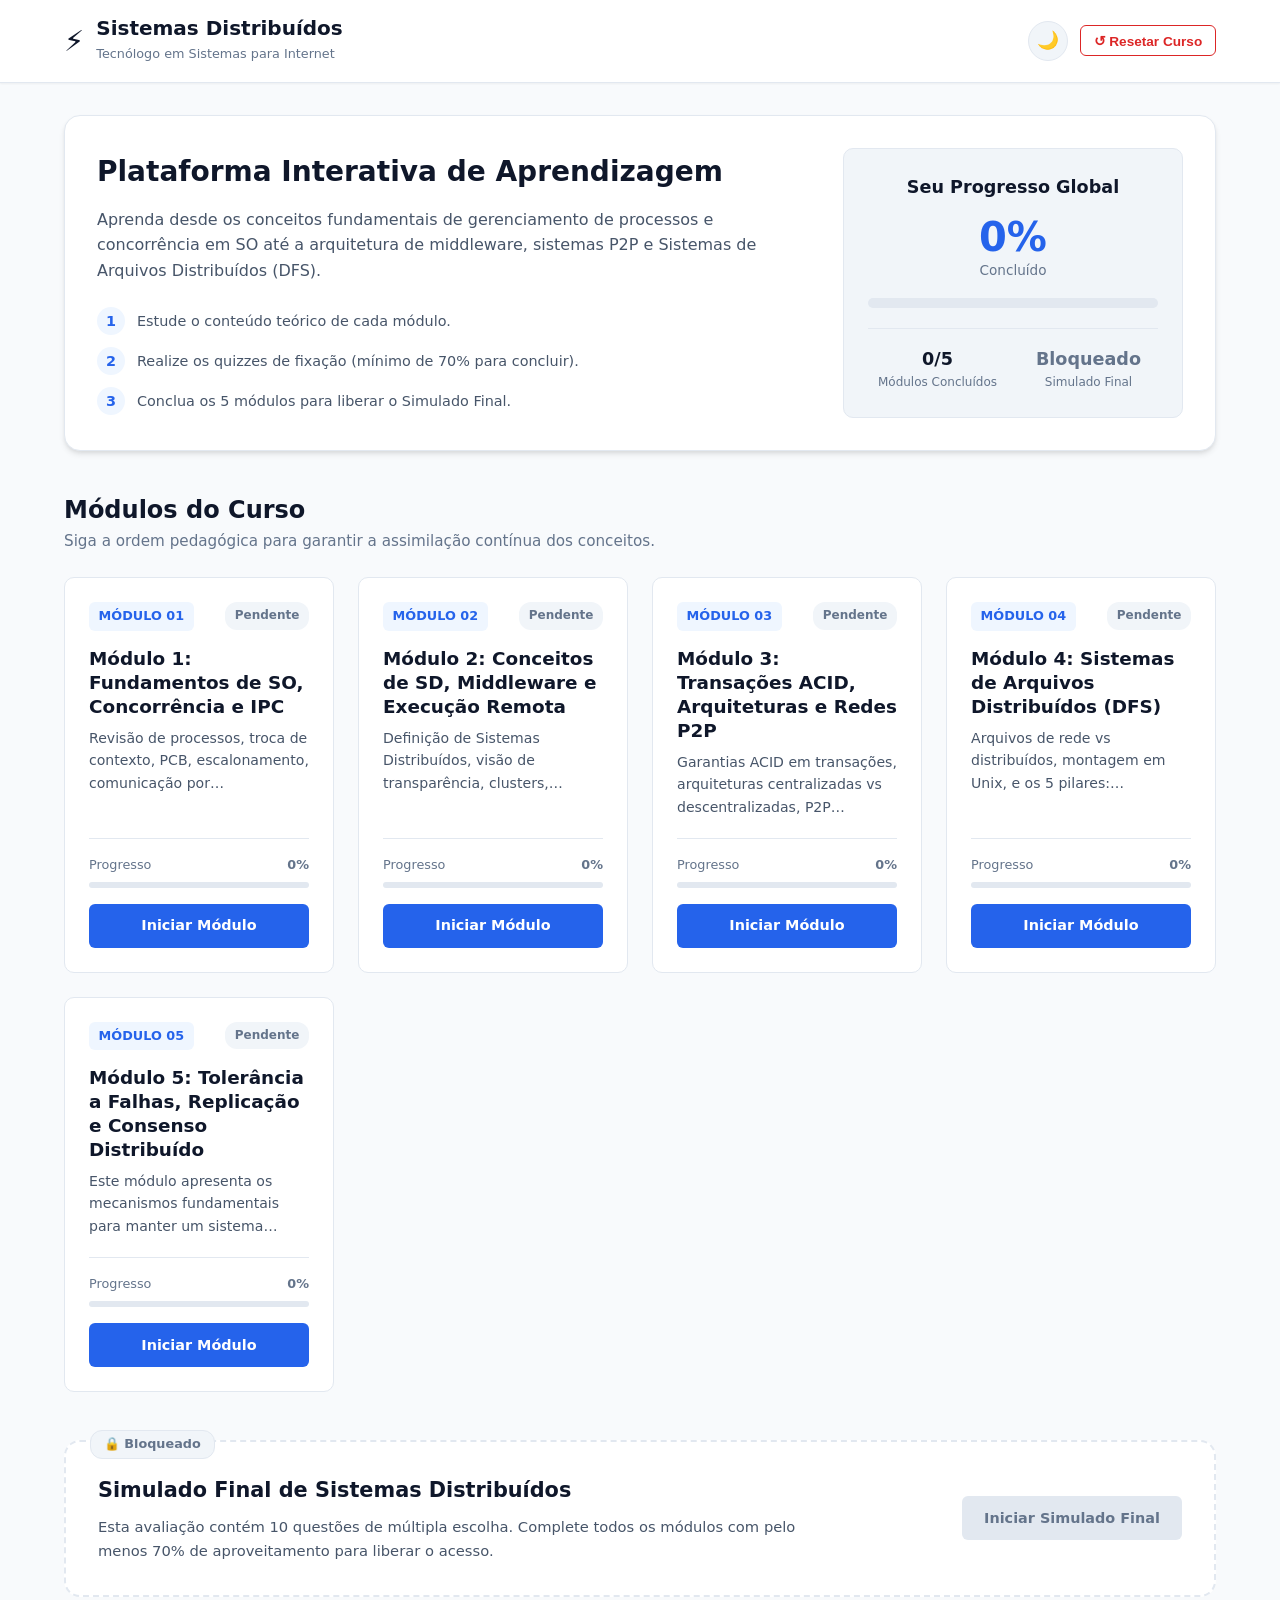
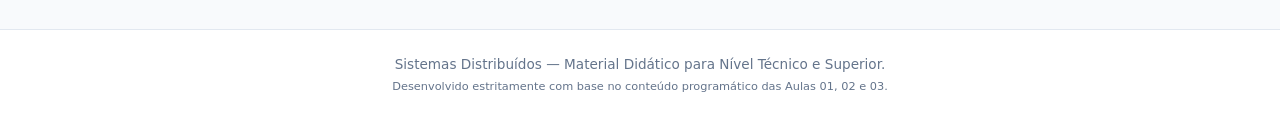
<file: index.html>
<!DOCTYPE html>
<html lang="pt-BR" data-theme="light">
<head>
    <meta charset="UTF-8">
    <meta name="viewport" content="width=device-width, initial-scale=1.0">
    <title>Sistemas Distribuídos — Curso Interativo</title>
    <meta name="description" content="Plataforma de estudo interativa para a disciplina de Sistemas Distribuídos do curso Tecnólogo em Sistemas para Internet.">
    
    <!-- Estilos CSS -->
    <link rel="stylesheet" href="css/style.css">
</head>
<body>

    <!-- Header Principal -->
    <header class="main-header">
        <div class="header-container">
            <div class="brand">
                <span class="brand-icon">⚡</span>
                <div class="brand-text">
                    <h1>Sistemas Distribuídos</h1>
                    <span class="brand-sub">Tecnólogo em Sistemas para Internet</span>
                </div>
            </div>

            <div class="header-actions">
                <button id="theme-toggle" class="btn-icon" aria-label="Alternar modo escuro" title="Alternar Modo Claro/Escuro">
                    <span class="theme-icon">🌙</span>
                </button>
                <button id="reset-progress" class="btn-outline-danger" title="Reiniciar todo o progresso do curso">
                    <span>↺ Resetar Curso</span>
                </button>
            </div>
        </div>
    </header>

    <!-- Conteúdo Principal -->
    <main class="main-container">

        <!-- Banner de Boas-vindas e Visão Geral -->
        <section class="hero-card">
            <div class="hero-content">
                <h2>Plataforma Interativa de Aprendizagem</h2>
                <p>
                    Aprenda desde os conceitos fundamentais de gerenciamento de processos e concorrência em SO até a arquitetura de middleware, sistemas P2P e Sistemas de Arquivos Distribuídos (DFS).
                </p>
                
                <div class="hero-instructions">
                    <div class="instruction-item">
                        <span class="step-num">1</span>
                        <span>Estude o conteúdo teórico de cada módulo.</span>
                    </div>
                    <div class="instruction-item">
                        <span class="step-num">2</span>
                        <span>Realize os quizzes de fixação (mínimo de 70% para concluir).</span>
                    </div>
                    <div class="instruction-item">
                        <span class="step-num">3</span>
                        <span>Conclua os 5 módulos para liberar o Simulado Final.</span>
                    </div>
                </div>
            </div>

            <!-- Card de Progresso Global -->
            <div class="global-progress-card">
                <h3>Seu Progresso Global</h3>
                <div class="progress-circle-container">
                    <div class="progress-text-display">
                        <span id="global-percentage">0%</span>
                        <small>Concluído</small>
                    </div>
                </div>
                
                <div class="progress-bar-wrapper">
                    <div class="progress-bar-bg">
                        <div id="global-progress-fill" class="progress-bar-fill" style="width: 0%;"></div>
                    </div>
                </div>

                <div class="stats-summary">
                    <div class="stat-box">
                        <span class="stat-number" id="completed-modules-count">0/5</span>
                        <span class="stat-label">Módulos Concluídos</span>
                    </div>
                    <div class="stat-box">
                        <span class="stat-number" id="final-exam-status">Bloqueado</span>
                        <span class="stat-label">Simulado Final</span>
                    </div>
                </div>
            </div>
        </section>

        <!-- Grade de Módulos -->
        <section class="modules-section">
            <div class="section-title-group">
                <h2>Módulos do Curso</h2>
                <p>Siga a ordem pedagógica para garantir a assimilação contínua dos conceitos.</p>
            </div>

            <div id="modules-grid" class="modules-grid">
                <!-- Cards dos Módulos serão renderizados dinamicamente via app.js -->
            </div>
        </section>

        <!-- Seção do Simulado Final -->
        <section class="final-exam-section">
            <div id="final-exam-card" class="exam-card locked">
                <div class="exam-badge" id="exam-badge">🔒 Bloqueado</div>
                <div class="exam-content">
                    <h3>Simulado Final de Sistemas Distribuídos</h3>
                    <p id="exam-description">
                        Esta avaliação contém 10 questões de múltipla escolha. Complete todos os módulos com pelo menos 70% de aproveitamento para liberar o acesso.
                    </p>
                </div>
                <div class="exam-action">
                    <a id="exam-button" href="questoes-finais.html" class="btn-primary disabled" aria-disabled="true">
                        Iniciar Simulado Final
                    </a>
                </div>
            </div>
        </section>

    </main>

    <!-- Rodapé -->
    <footer class="main-footer">
        <div class="footer-container">
            <p>Sistemas Distribuídos — Material Didático para Nível Técnico e Superior.</p>
            <p><small>Desenvolvido estritamente com base no conteúdo programático das Aulas 01, 02 e 03.</small></p>
        </div>
    </footer>

    <!-- Scripts JavaScript -->
    <script src="js/progress.js"></script>
    <script src="js/app.js"></script>
</body>
</html>
</file>
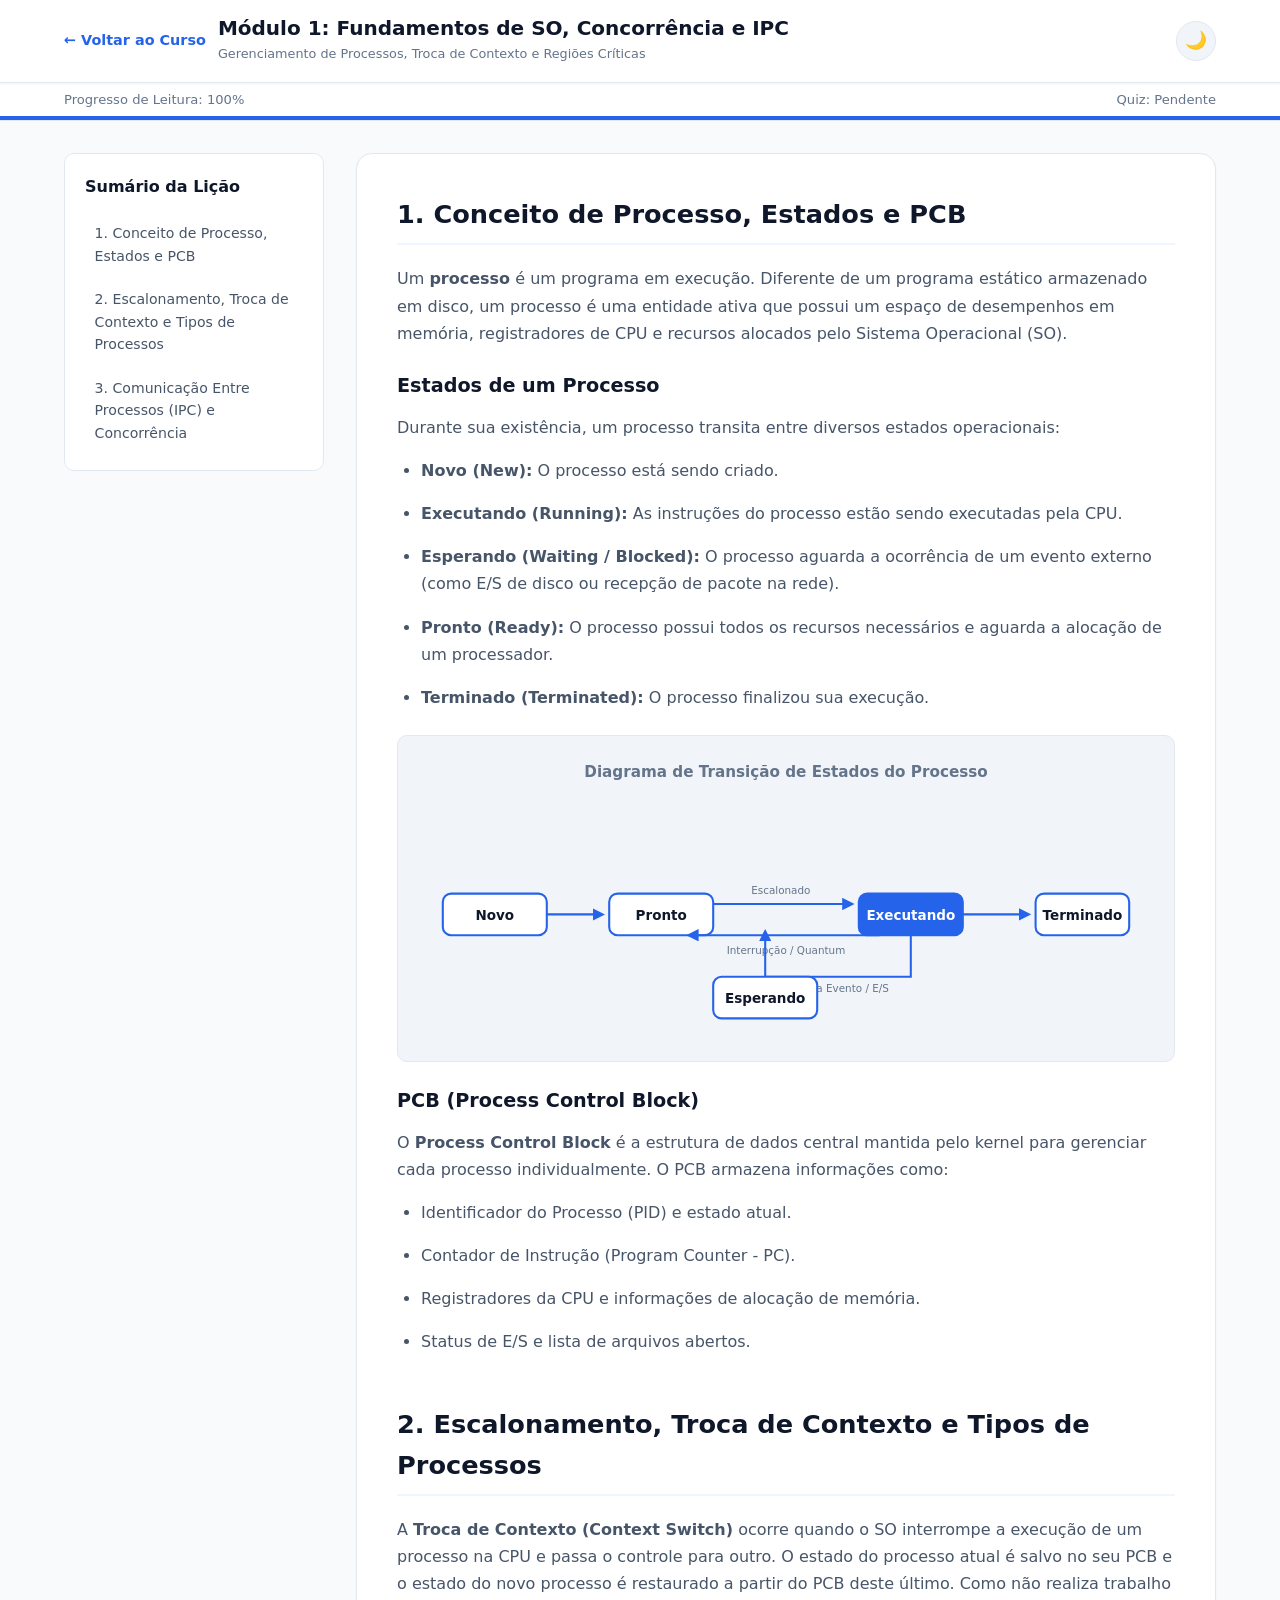
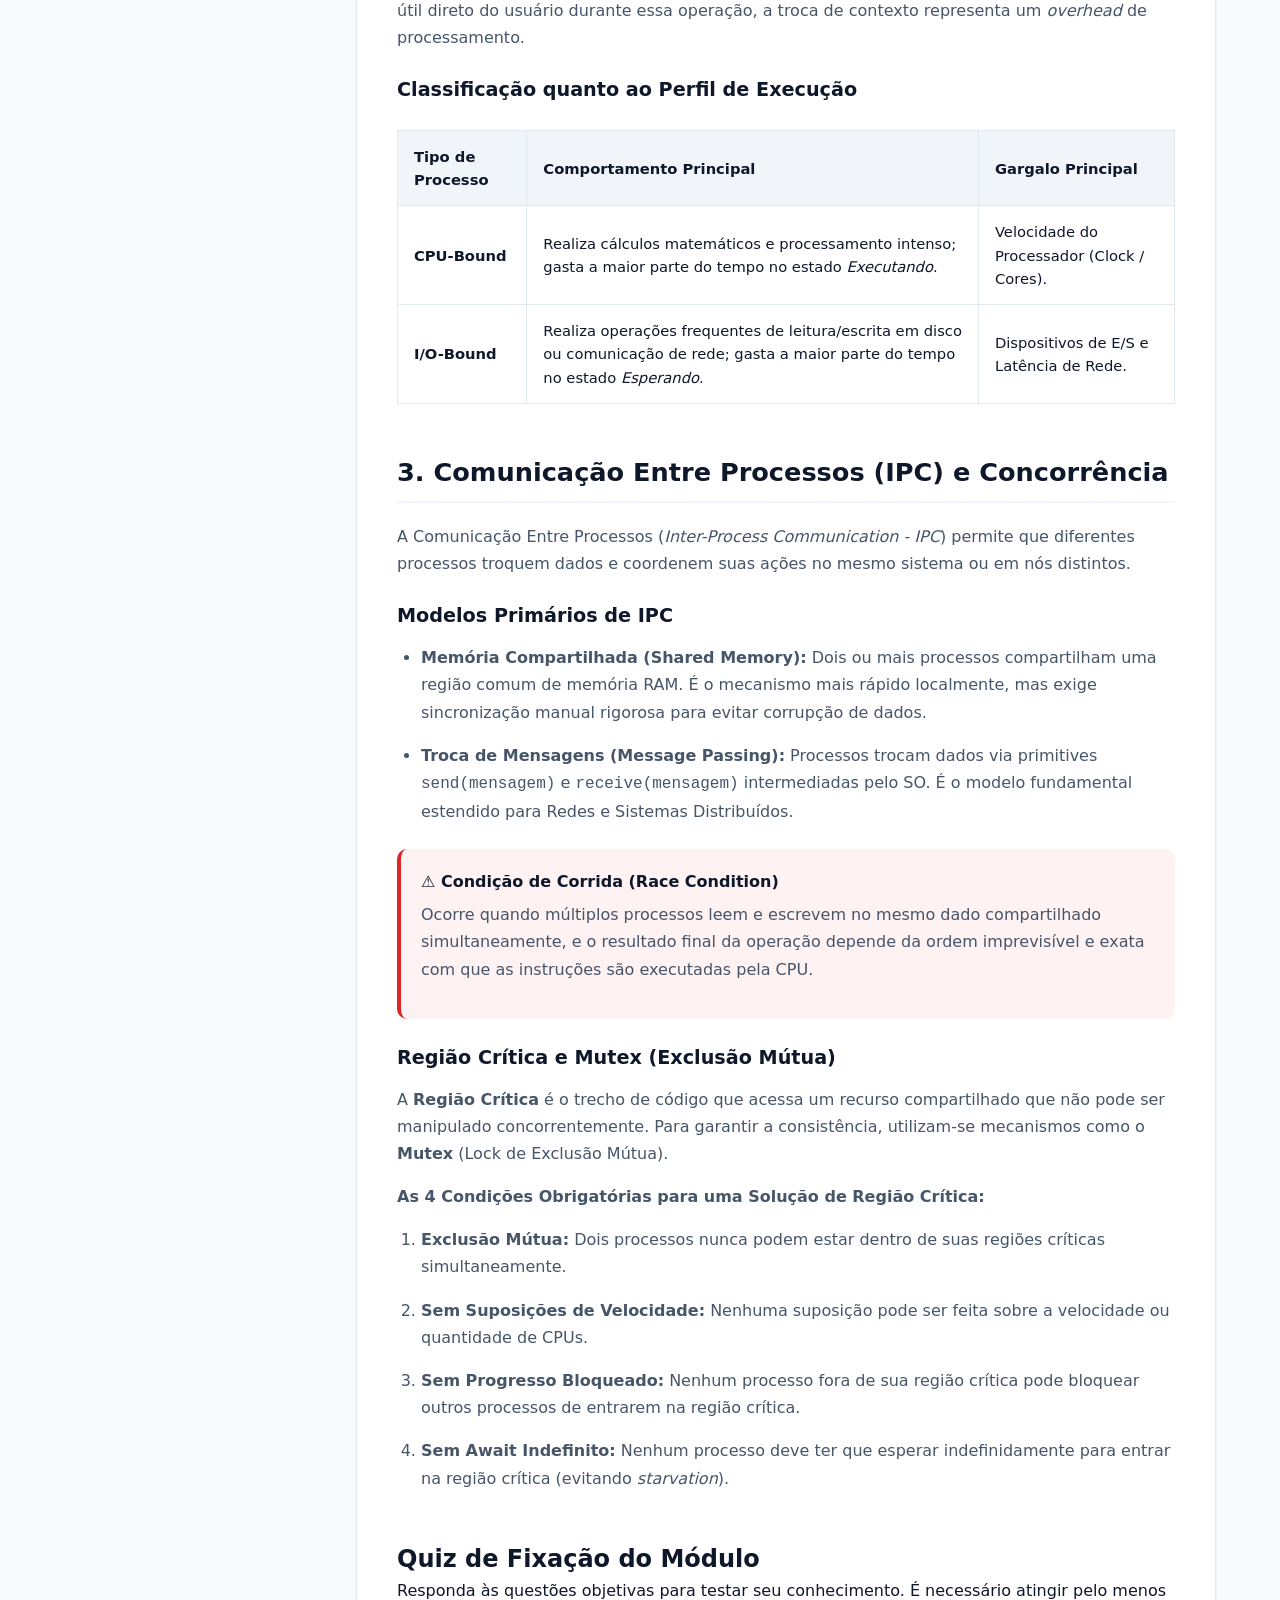
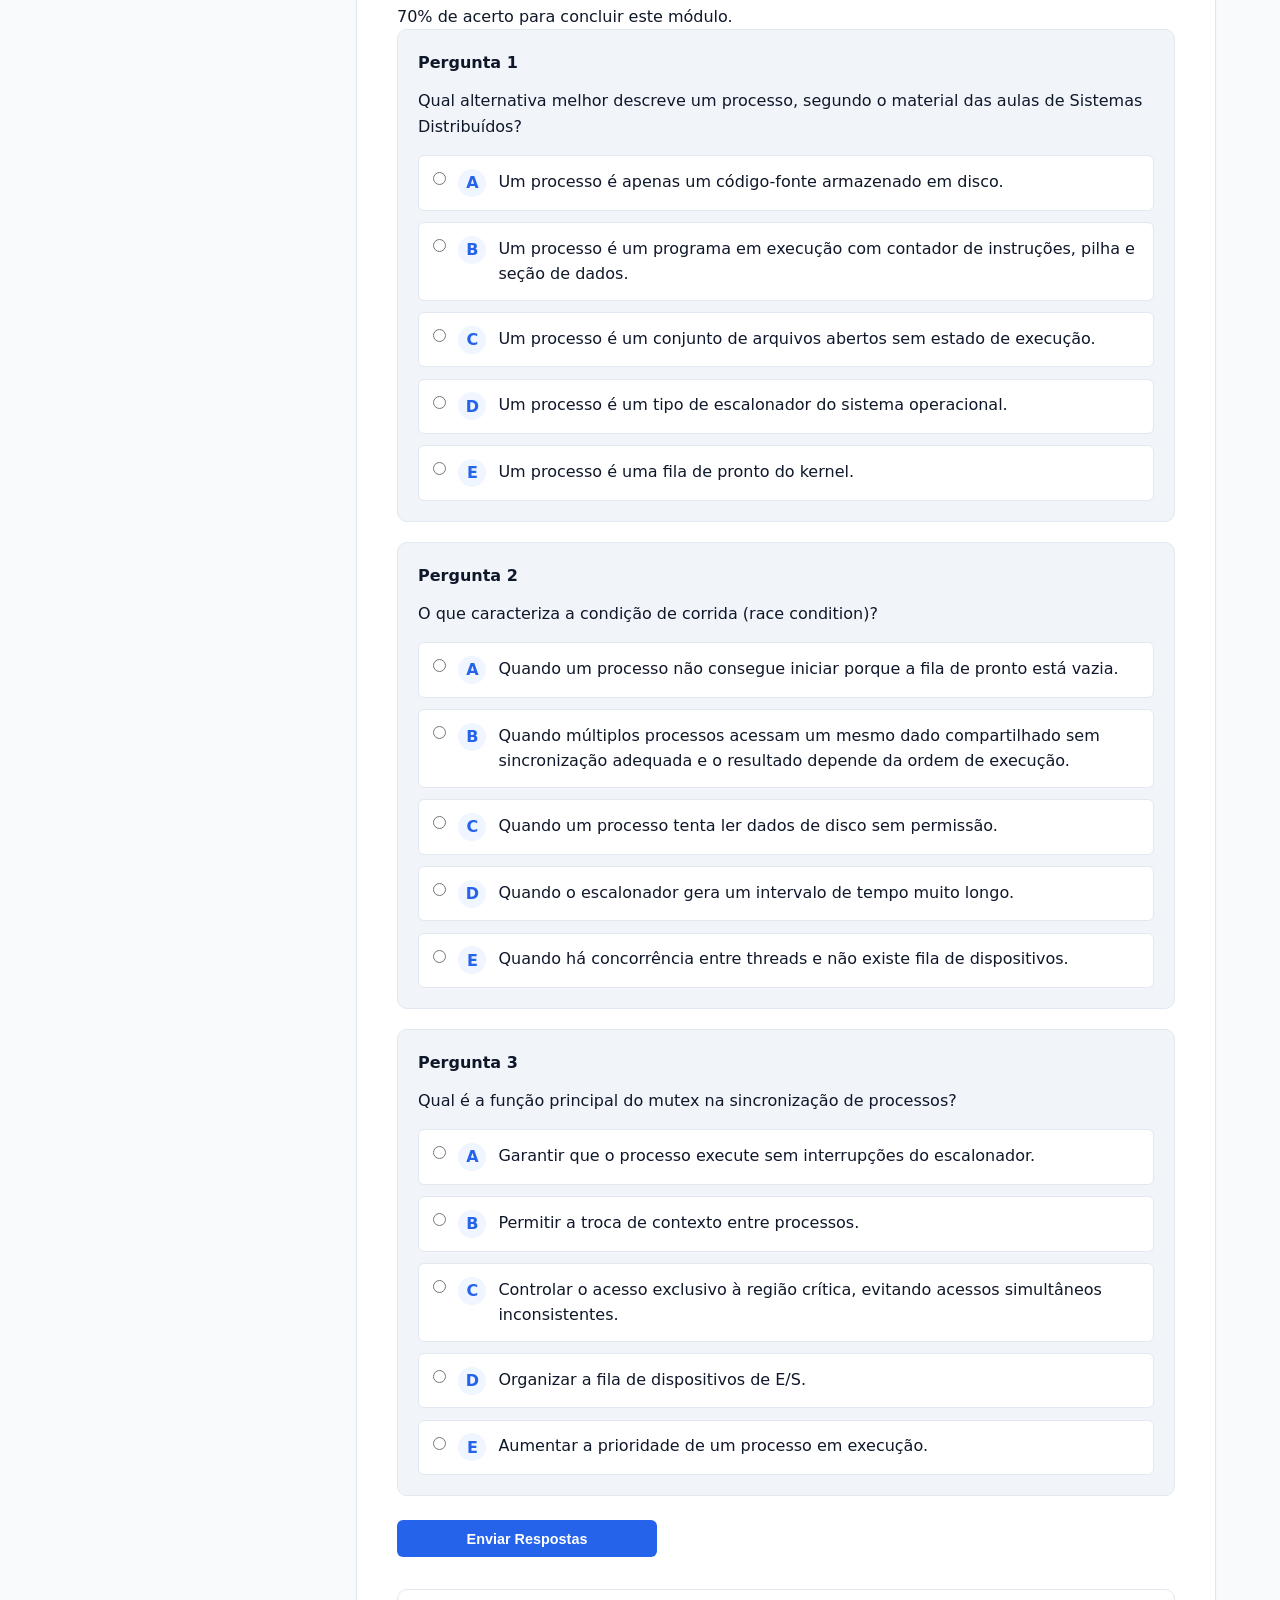
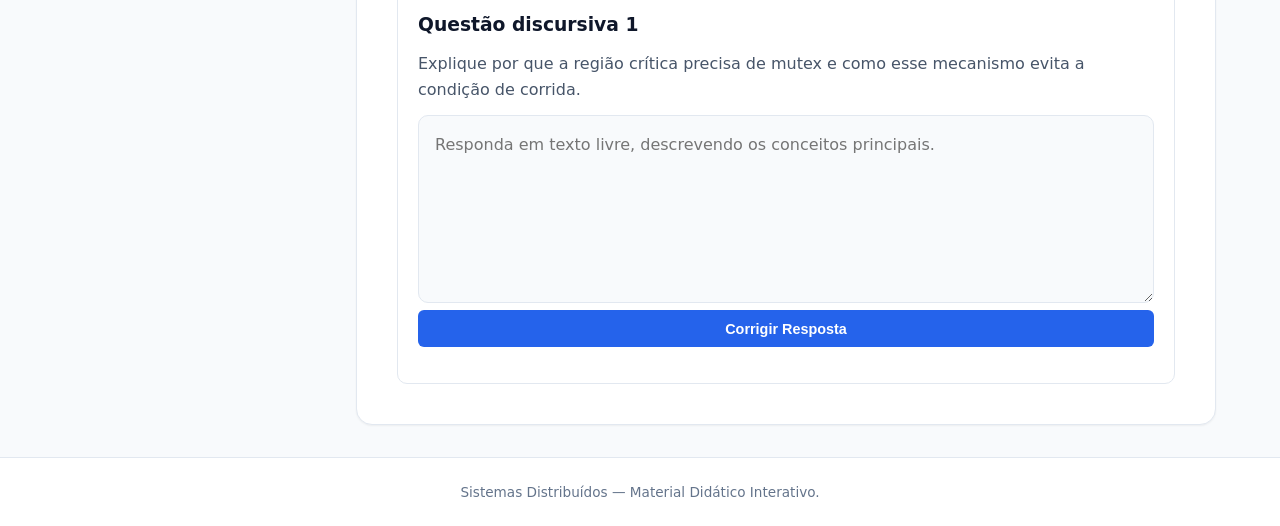
<file: modulo.html>
<!DOCTYPE html>
<html lang="pt-BR" data-theme="light">
<head>
    <meta charset="UTF-8">
    <meta name="viewport" content="width=device-width, initial-scale=1.0">
    <title>Módulo de Estudo — Sistemas Distribuídos</title>
    <link rel="stylesheet" href="css/style.css">
    <link rel="stylesheet" href="css/componentes.css">
</head>
<body>

    <!-- Header com Navegação de Retorno -->
    <header class="main-header">
        <div class="header-container">
            <div class="brand">
                <a href="index.html" class="btn-back" title="Voltar ao Dashboard">← Voltar ao Curso</a>
                <div class="brand-text">
                    <h1 id="module-page-title">Carregando Módulo...</h1>
                    <span id="module-page-subtitle" class="brand-sub">...</span>
                </div>
            </div>

            <div class="header-actions">
                <button id="theme-toggle" class="btn-icon" aria-label="Alternar modo escuro">
                    <span class="theme-icon">🌙</span>
                </button>
            </div>
        </div>
    </header>

    <!-- Barra de Progresso de Leitura do Módulo -->
    <div class="sticky-progress-container">
        <div class="progress-info-bar">
            <span id="reading-status">Progresso de Leitura: 0%</span>
            <span id="quiz-status-badge" class="status-badge">Quiz: Não Realizado</span>
        </div>
        <div class="progress-bar-bg" style="height: 4px; border-radius: 0;">
            <div id="reading-progress-fill" class="progress-bar-fill" style="width: 0%;"></div>
        </div>
    </div>

    <!-- Conteúdo Principal da Lição -->
    <main class="main-container module-reading-container">
        <div class="module-layout">
            <!-- Sumário Lateral / Navegação do Conteúdo -->
            <aside class="module-sidebar">
                <div class="sidebar-card">
                    <h3>Sumário da Lição</h3>
                    <nav id="module-toc" class="toc-nav">
                        <!-- Links gerados dinamicamente via JS -->
                    </nav>
                </div>
            </aside>

            <!-- Artigo com o Conteúdo Didático -->
            <article class="module-content">
                <div id="sections-wrapper">
                    <!-- Seções do Módulo injetadas dinamicamente -->
                </div>

                <!-- Seção do Quiz do Módulo -->
                <section id="module-quiz-section" class="quiz-section-container">
                    <div class="quiz-header">
                        <h2>Quiz de Fixação do Módulo</h2>
                        <p>Responda às questões objetivas para testar seu conhecimento. É necessário atingir pelo menos 70% de acerto para concluir este módulo.</p>
                    </div>
                    <div id="quiz-container">
                        <!-- Quiz e questões injetados dinamicamente -->
                        <button id="btn-start-quiz" class="btn-primary" style="max-width: 250px; margin-top: 1rem;">
                            Iniciar Quiz do Módulo
                        </button>
                    </div>
                </section>
            </article>
        </div>
    </main>

    <footer class="main-footer">
        <div class="footer-container">
            <p>Sistemas Distribuídos — Material Didático Interativo.</p>
        </div>
    </footer>

    <!-- Scripts em Ordem de Dependência -->
    <script src="js/progress.js"></script>
    <script src="js/data-course.js"></script>
    <script src="js/data-questions.js"></script>
    <script src="js/discursive-engine.js"></script>
    <script src="js/quiz-engine.js"></script>
    <script src="js/modulo-app.js"></script>
</body>
</html>
</file>
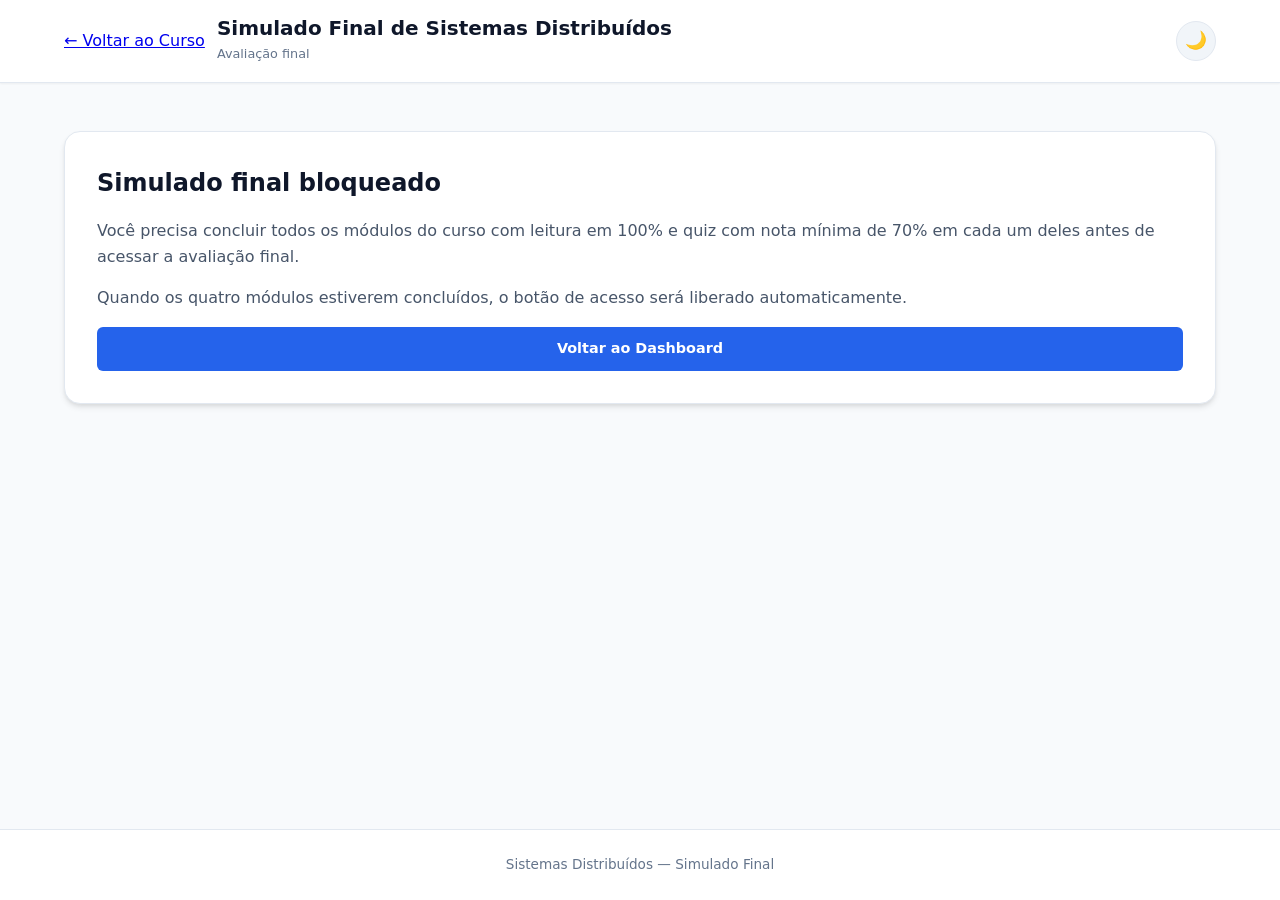
<file: questoes-finais.html>
<!DOCTYPE html>
<html lang="pt-BR" data-theme="light">
<head>
    <meta charset="UTF-8">
    <meta name="viewport" content="width=device-width, initial-scale=1.0">
    <title>Simulado Final de Sistemas Distribuídos</title>
    <meta name="description" content="Avaliação final com 10 questões de Sistemas Distribuídos.">
    <link rel="stylesheet" href="css/style.css">
</head>
<body>
    <header class="main-header">
        <div class="header-container">
            <div class="brand">
                <a href="index.html" class="btn-back" title="Voltar ao Dashboard">← Voltar ao Curso</a>
                <div class="brand-text">
                    <h1>Simulado Final de Sistemas Distribuídos</h1>
                    <span class="brand-sub">Avaliação final</span>
                </div>
            </div>

            <div class="header-actions">
                <button id="theme-toggle" class="btn-icon" aria-label="Alternar modo escuro">
                    <span class="theme-icon">🌙</span>
                </button>
            </div>
        </div>
    </header>

    <main class="main-container exam-page-container">
        <section id="exam-blocked" class="exam-guard-card hidden" aria-live="polite">
            <h2>Simulado final bloqueado</h2>
            <p>Você precisa concluir todos os módulos do curso com leitura em 100% e quiz com nota mínima de 70% em cada um deles antes de acessar a avaliação final.</p>
            <p>Quando os quatro módulos estiverem concluídos, o botão de acesso será liberado automaticamente.</p>
            <a href="index.html" class="btn-primary">Voltar ao Dashboard</a>
        </section>

        <section id="exam-authorized" class="hidden">
            <div class="exam-shell">
                <div class="exam-head">
                    <span class="exam-badge exam-badge-final">Final</span>
                    <h2>Simulado Final de Sistemas Distribuídos</h2>
                    <p>Avaliação objetiva com 10 questões e aproveitamento mínimo de 70% para aprovação.</p>
                </div>

                <div id="final-exam-questions" aria-live="polite"></div>
            </div>
        </section>
    </main>

    <footer class="main-footer">
        <div class="footer-container">
            <p>Sistemas Distribuídos — Simulado Final</p>
        </div>
    </footer>

    <script src="js/progress.js"></script>
    <script src="js/data-questions.js"></script>
    <script src="js/discursive-engine.js"></script>
    <script src="js/quiz-engine.js"></script>
    <script>
        document.addEventListener('DOMContentLoaded', function() {
            const savedTheme = localStorage.getItem('sd_theme_pref') || 'light';
            document.documentElement.setAttribute('data-theme', savedTheme);
            const themeButton = document.querySelector('#theme-toggle .theme-icon');
            if (themeButton) {
                themeButton.textContent = savedTheme === 'dark' ? '☀️' : '🌙';
            }

            document.getElementById('theme-toggle').addEventListener('click', function() {
                const currentTheme = document.documentElement.getAttribute('data-theme');
                const newTheme = currentTheme === 'dark' ? 'light' : 'dark';
                document.documentElement.setAttribute('data-theme', newTheme);
                localStorage.setItem('sd_theme_pref', newTheme);
                if (themeButton) {
                    themeButton.textContent = newTheme === 'dark' ? '☀️' : '🌙';
                }
            });

            const blockedSection = document.getElementById('exam-blocked');
            const authorizedSection = document.getElementById('exam-authorized');

            if (CourseProgress.isExamUnlocked()) {
                blockedSection.classList.add('hidden');
                authorizedSection.classList.remove('hidden');
                if (typeof window.renderFinalExamQuiz === 'function') {
                    window.renderFinalExamQuiz();
                }
            } else {
                authorizedSection.classList.add('hidden');
                blockedSection.classList.remove('hidden');
            }
        });
    </script>
</body>
</html>
</file>
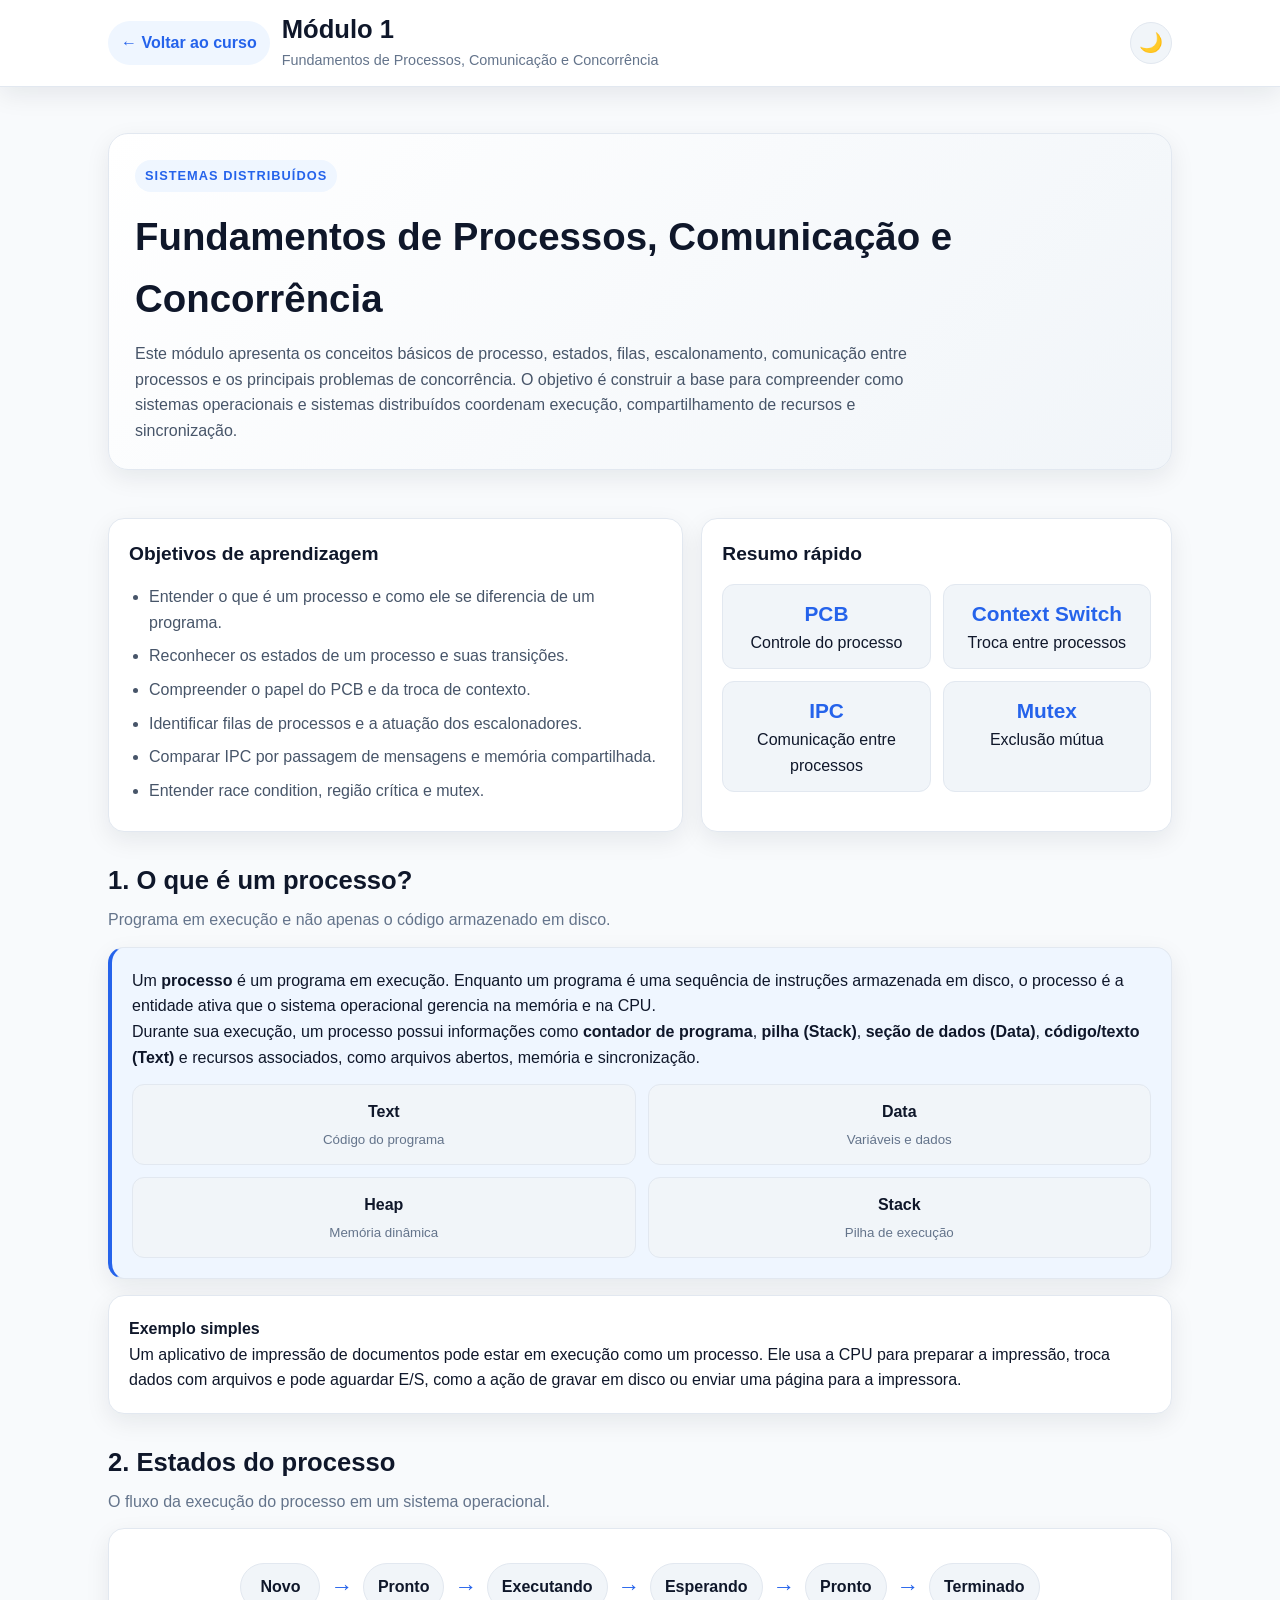
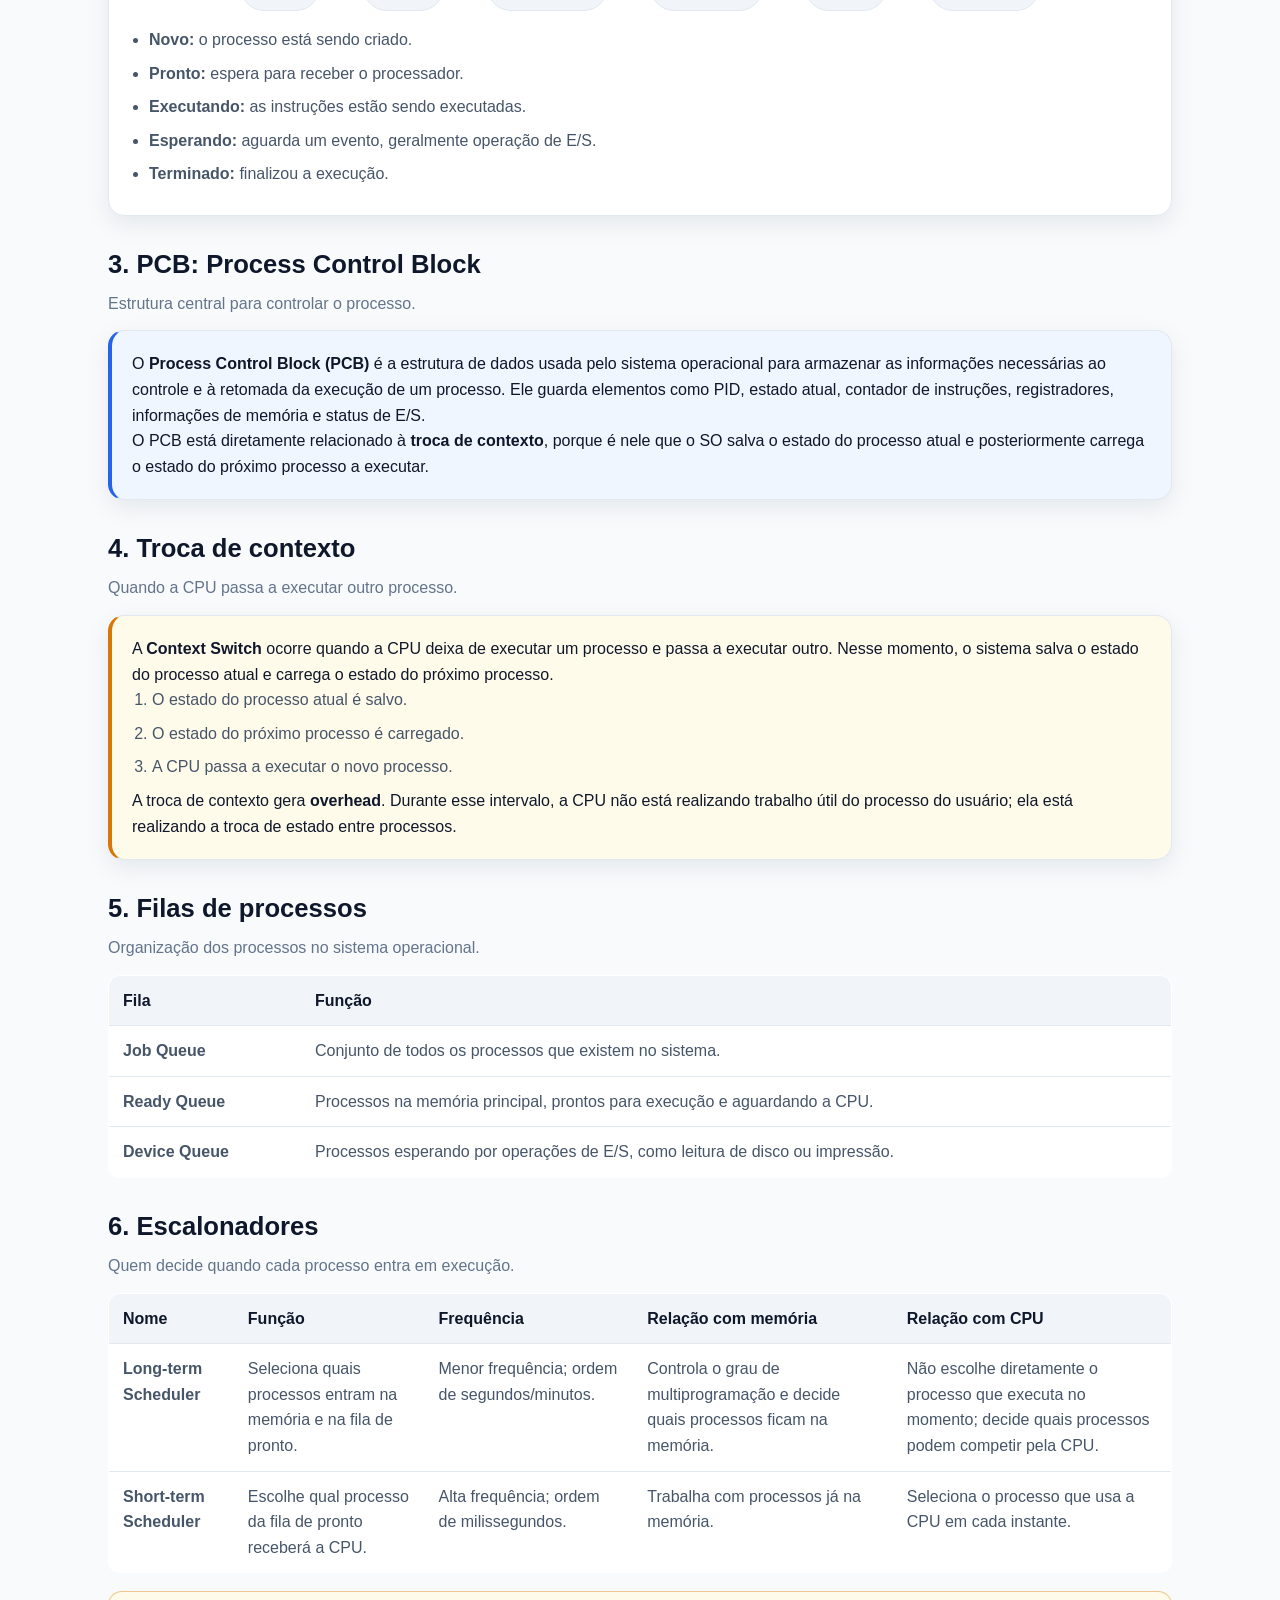
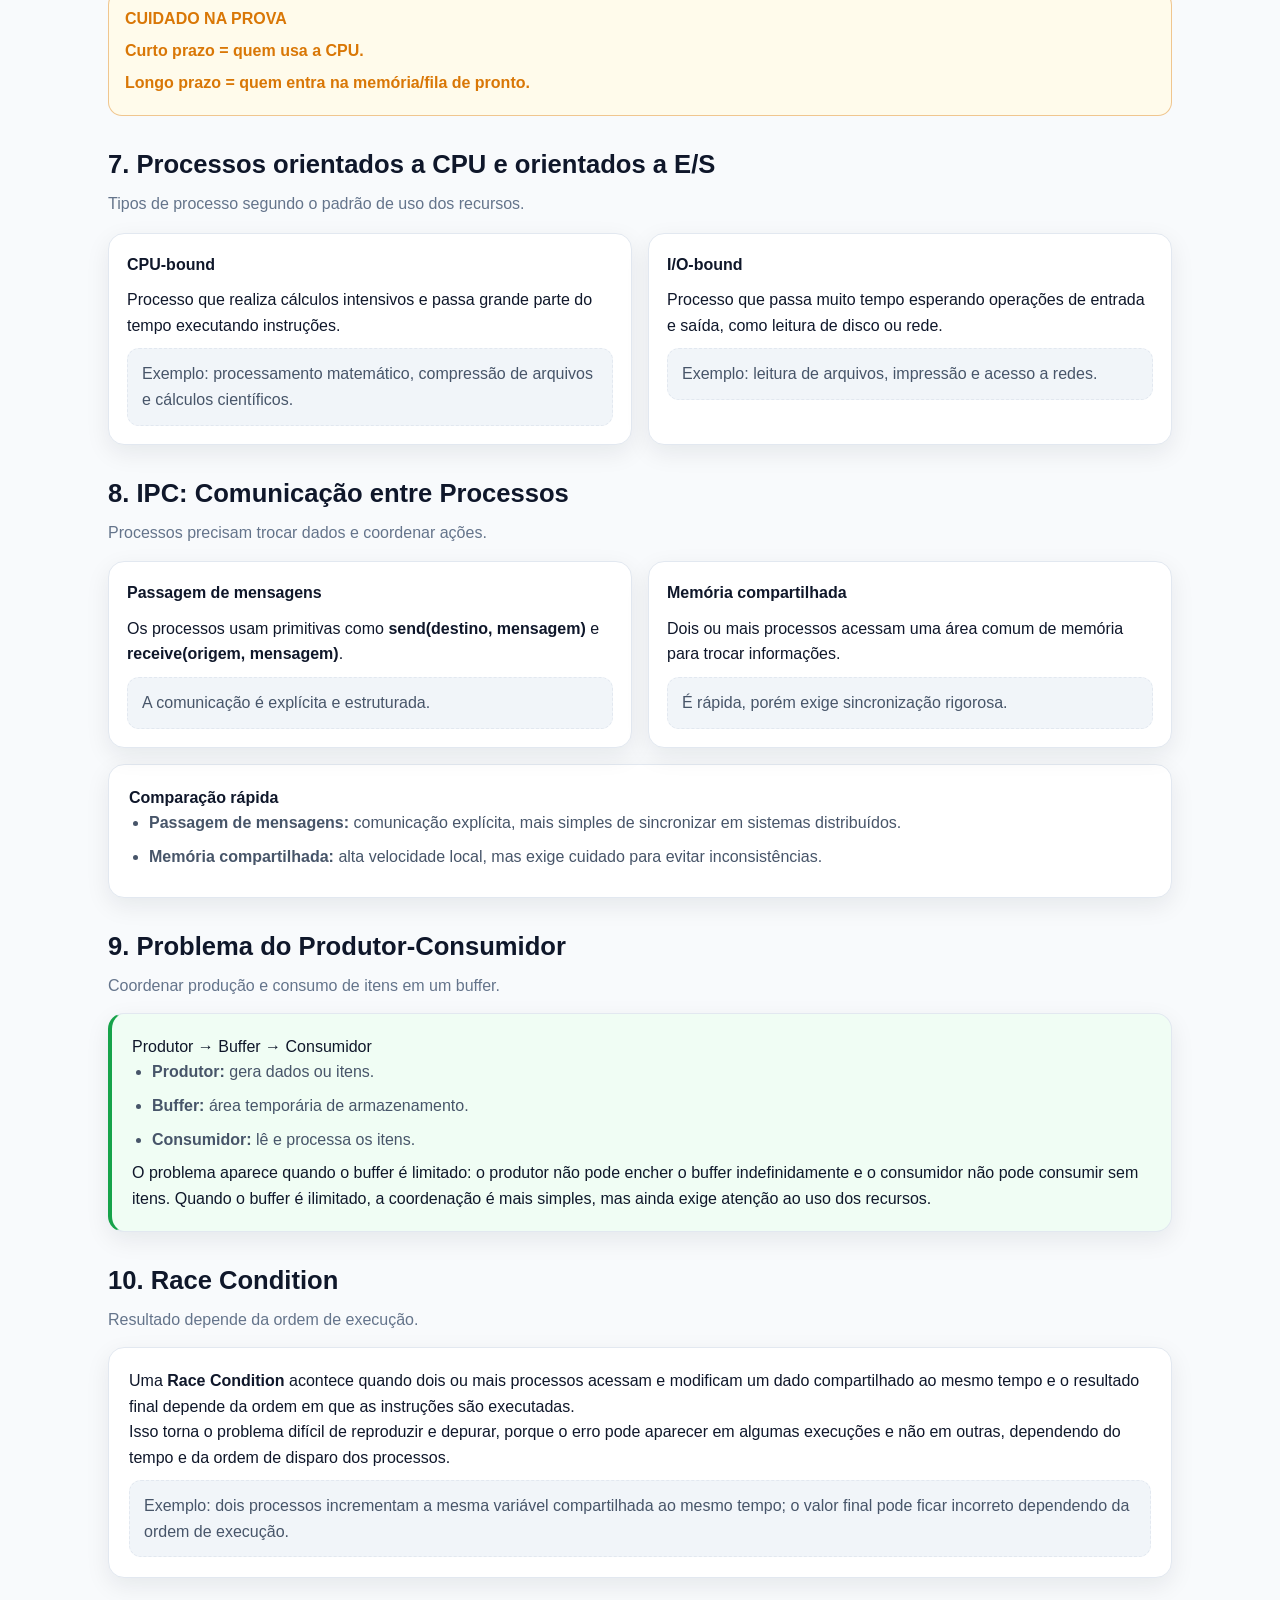
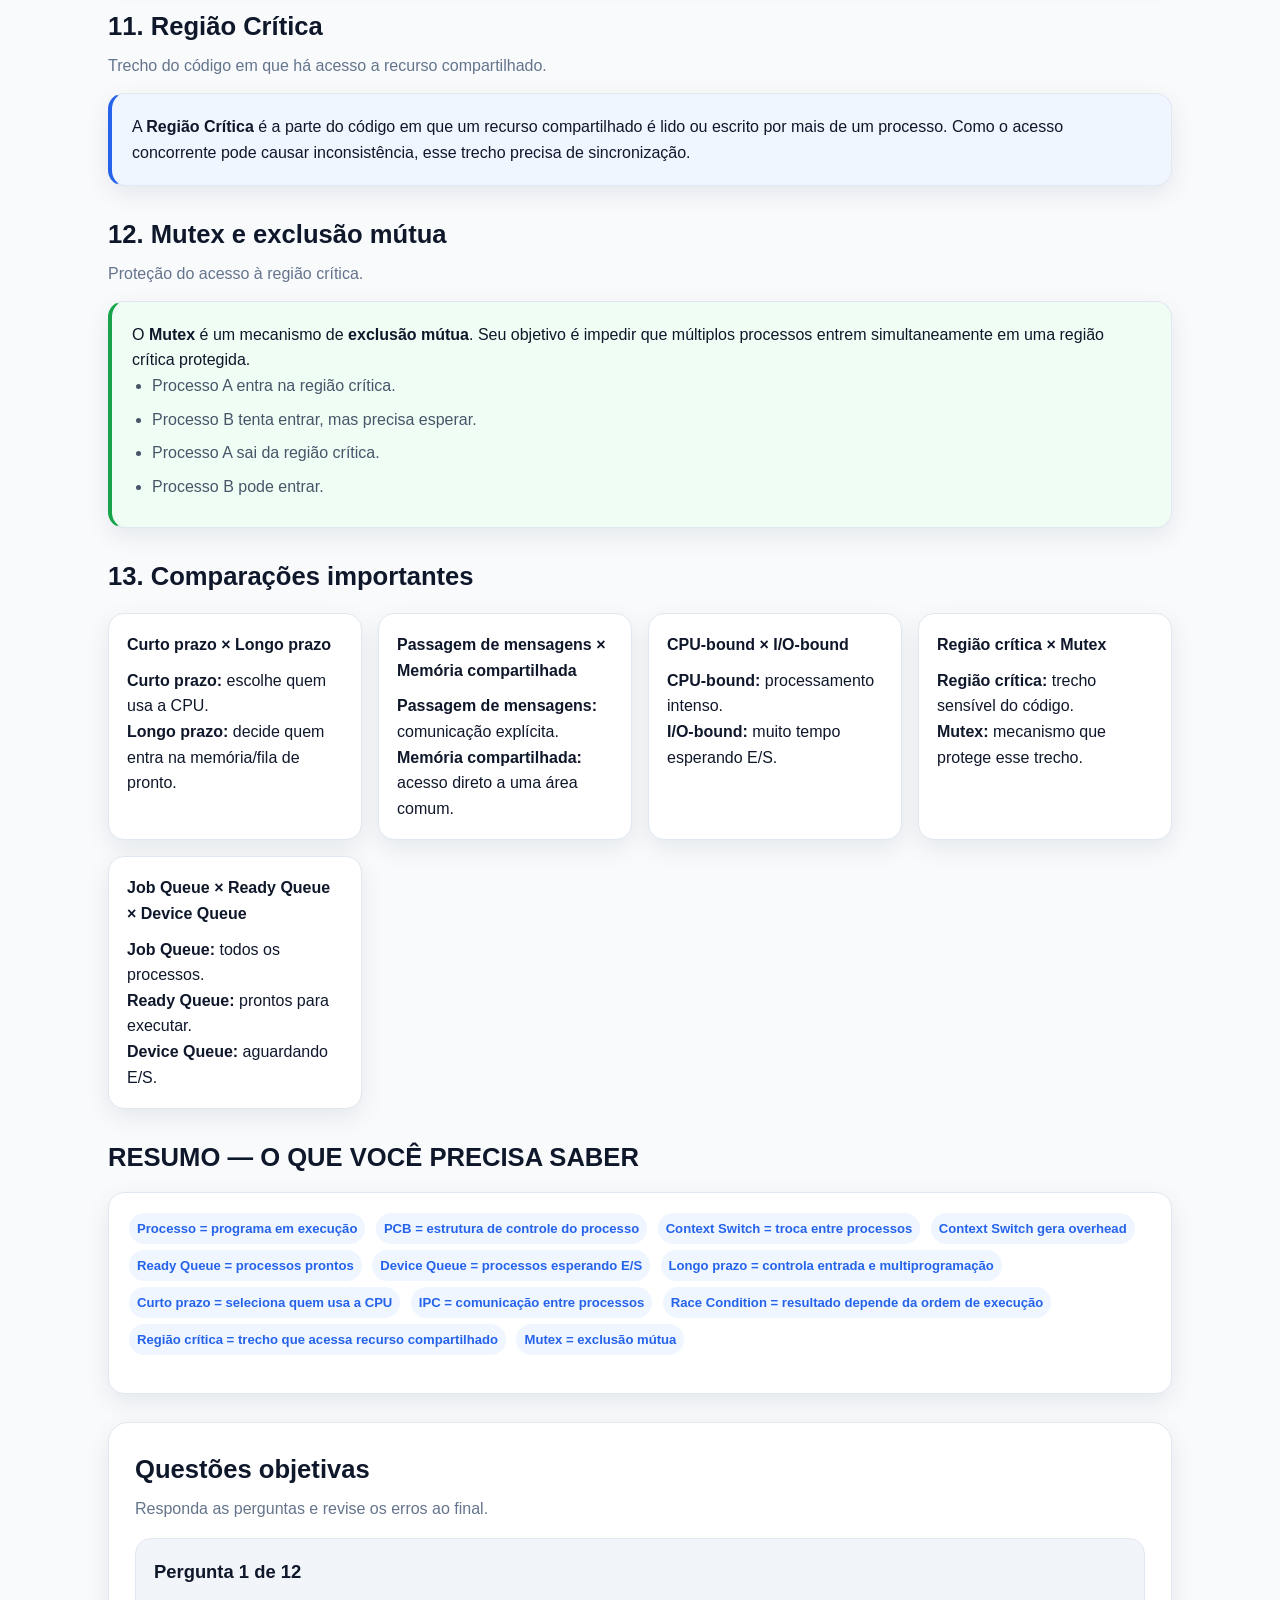
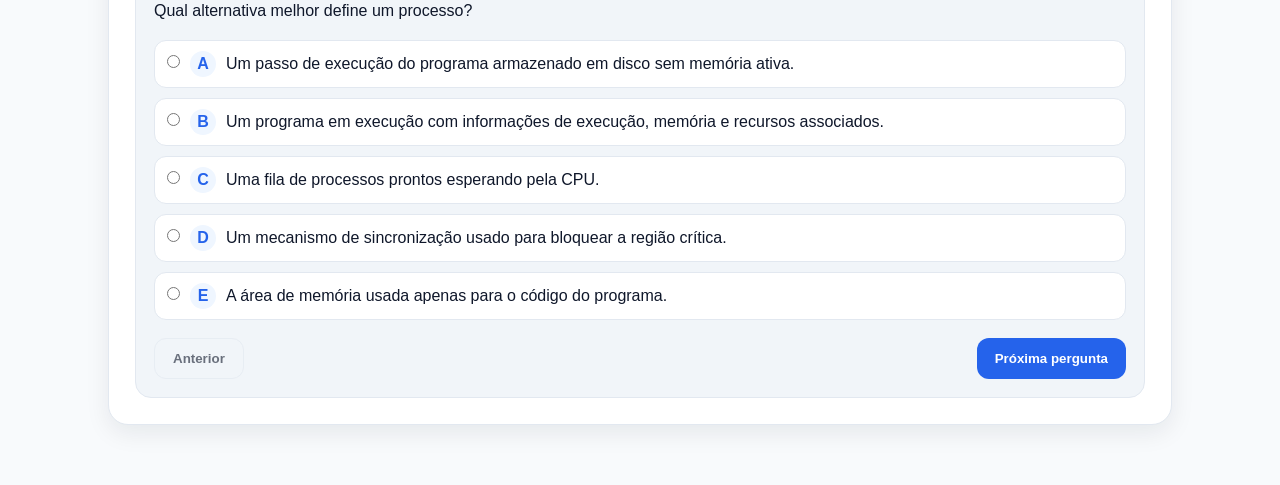
<file: modulo/modulo01.html>
<!DOCTYPE html>
<html lang="pt-BR" data-theme="light">
<head>
  <meta charset="UTF-8" />
  <meta name="viewport" content="width=device-width, initial-scale=1.0" />
  <title>Módulo 1 — Fundamentos de Processos, Comunicação e Concorrência</title>
  <link rel="stylesheet" href="../css/style.css" />
  <style>
    :root {
      --bg-primary: #f8fafc;
      --bg-card: #ffffff;
      --bg-secondary: #f1f5f9;
      --text-primary: #0f172a;
      --text-secondary: #475569;
      --text-muted: #64748b;
      --primary-color: #2563eb;
      --primary-hover: #1d4ed8;
      --primary-light: #eff6ff;
      --success-color: #16a34a;
      --success-light: #f0fdf4;
      --warning-color: #d97706;
      --warning-light: #fffbeb;
      --danger-color: #dc2626;
      --danger-light: #fef2f2;
      --border-color: #e2e8f0;
      --radius-md: 16px;
      --radius-sm: 10px;
      --shadow-md: 0 8px 24px rgba(15, 23, 42, 0.08);
    }

    [data-theme="dark"] {
      --bg-primary: #0f172a;
      --bg-card: #111827;
      --bg-secondary: #1f2937;
      --text-primary: #f8fafc;
      --text-secondary: #cbd5e1;
      --text-muted: #94a3b8;
      --primary-color: #60a5fa;
      --primary-hover: #93c5fd;
      --primary-light: rgba(96, 165, 250, 0.12);
      --success-color: #4ade80;
      --success-light: rgba(74, 222, 128, 0.12);
      --warning-color: #fbbf24;
      --warning-light: rgba(251, 191, 36, 0.08);
      --danger-color: #f87171;
      --danger-light: rgba(248, 113, 113, 0.12);
      --border-color: #334155;
      --shadow-md: 0 8px 24px rgba(15, 23, 42, 0.45);
    }

    * { box-sizing: border-box; }

    body {
      margin: 0;
      font-family: Arial, Helvetica, sans-serif;
      background: var(--bg-primary);
      color: var(--text-primary);
      line-height: 1.6;
      transition: background 0.3s ease, color 0.3s ease;
    }

    a { color: inherit; }

    .module-wrap {
      max-width: 1100px;
      margin: 0 auto;
      padding: 24px 18px 60px;
    }

    .main-header {
      background: var(--bg-card);
      border-bottom: 1px solid var(--border-color);
      box-shadow: var(--shadow-md);
      position: sticky;
      top: 0;
      z-index: 20;
    }

    .header-inner {
      max-width: 1100px;
      margin: 0 auto;
      padding: 14px 18px;
      display: flex;
      justify-content: space-between;
      align-items: center;
      gap: 16px;
    }

    .brand {
      display: flex;
      align-items: center;
      gap: 12px;
      min-width: 0;
    }

    .back-link {
      display: inline-flex;
      align-items: center;
      text-decoration: none;
      color: var(--primary-color);
      font-weight: 700;
      background: var(--primary-light);
      border-radius: 999px;
      padding: 8px 12px;
      border: 1px solid transparent;
    }

    .brand-info { min-width: 0; }
    .brand-info h1 {
      margin: 0;
      font-size: clamp(1.2rem, 2vw, 1.8rem);
      line-height: 1.2;
    }
    .brand-info p {
      margin: 4px 0 0;
      color: var(--text-muted);
      font-size: 0.9rem;
    }

    .theme-toggle {
      width: 42px;
      height: 42px;
      border-radius: 50%;
      border: 1px solid var(--border-color);
      background: var(--bg-secondary);
      color: var(--text-primary);
      cursor: pointer;
      font-size: 1.2rem;
    }

    .hero {
      background: linear-gradient(135deg, var(--bg-card), var(--bg-secondary));
      border: 1px solid var(--border-color);
      border-radius: 20px;
      padding: 26px;
      margin-top: 22px;
      box-shadow: var(--shadow-md);
    }

    .eyebrow {
      display: inline-block;
      background: var(--primary-light);
      color: var(--primary-color);
      font-size: 0.8rem;
      font-weight: 700;
      border-radius: 999px;
      padding: 6px 10px;
      letter-spacing: 0.08em;
      text-transform: uppercase;
    }

    .hero h2 {
      margin: 14px 0 12px;
      font-size: clamp(1.8rem, 3vw, 2.6rem);
    }

    .hero p {
      color: var(--text-secondary);
      margin: 0;
      max-width: 820px;
    }

    .grid-two {
      display: grid;
      grid-template-columns: 1.1fr 0.9fr;
      gap: 18px;
      margin-top: 20px;
    }

    .card {
      background: var(--bg-card);
      border: 1px solid var(--border-color);
      border-radius: var(--radius-md);
      padding: 20px;
      box-shadow: var(--shadow-md);
    }

    .card h3 {
      margin: 0 0 14px;
      font-size: 1.2rem;
    }

    .objective-list,
    .bullet-list,
    .simple-list {
      margin: 0;
      padding-left: 20px;
      color: var(--text-secondary);
    }

    .objective-list li,
    .bullet-list li,
    .simple-list li {
      margin-bottom: 8px;
    }

    .mini-stat {
      display: grid;
      grid-template-columns: repeat(2, minmax(120px, 1fr));
      gap: 12px;
      margin-top: 10px;
    }

    .mini-stat .stat-box {
      background: var(--bg-secondary);
      border: 1px solid var(--border-color);
      border-radius: 12px;
      padding: 12px;
      text-align: center;
    }

    .stat-box strong {
      display: block;
      font-size: 1.3rem;
      color: var(--primary-color);
    }

    section {
      margin-top: 28px;
    }

    .section-head {
      margin-bottom: 14px;
    }

    .section-head h3 {
      margin: 0 0 6px;
      font-size: clamp(1.6rem, 2vw, 2rem);
    }

    .section-head p {
      margin: 0;
      color: var(--text-muted);
    }

    .topic-grid {
      display: grid;
      grid-template-columns: repeat(auto-fit, minmax(250px, 1fr));
      gap: 16px;
    }

    .topic-card {
      background: var(--bg-card);
      border: 1px solid var(--border-color);
      border-radius: var(--radius-md);
      padding: 18px;
      box-shadow: var(--shadow-md);
    }

    .topic-card h4 {
      margin: 0 0 10px;
      font-size: 1.1rem;
    }

    .topic-card p,
    .topic-card li {
      color: var(--text-secondary);
    }

    .highlight {
      border-left: 4px solid var(--primary-color);
      background: var(--primary-light);
    }

    .warning {
      border-left: 4px solid var(--warning-color);
      background: var(--warning-light);
    }

    .success-box {
      border-left: 4px solid var(--success-color);
      background: var(--success-light);
    }

    .memory-layout {
      display: grid;
      grid-template-columns: repeat(2, minmax(140px, 1fr));
      gap: 12px;
      margin-top: 14px;
    }

    .memory-block {
      background: var(--bg-secondary);
      border: 1px solid var(--border-color);
      border-radius: 12px;
      padding: 14px 12px;
      text-align: center;
      font-weight: 700;
      color: var(--text-primary);
    }

    .memory-block small {
      display: block;
      color: var(--text-muted);
      font-weight: 500;
      margin-top: 4px;
    }

    .state-flow {
      display: flex;
      flex-wrap: wrap;
      align-items: center;
      justify-content: center;
      gap: 10px;
      margin-top: 14px;
      color: var(--text-primary);
    }

    .state-node {
      background: var(--bg-secondary);
      border: 1px solid var(--border-color);
      padding: 10px 14px;
      border-radius: 999px;
      font-weight: 700;
      min-width: 80px;
      text-align: center;
    }

    .state-arrow {
      color: var(--primary-color);
      font-size: 1.4rem;
      font-weight: 700;
    }

    table {
      width: 100%;
      border-collapse: collapse;
      background: var(--bg-card);
      border: 1px solid var(--border-color);
      border-radius: 12px;
      overflow: hidden;
    }

    th, td {
      padding: 12px 14px;
      border-bottom: 1px solid var(--border-color);
      text-align: left;
      vertical-align: top;
      color: var(--text-secondary);
    }

    th {
      background: var(--bg-secondary);
      color: var(--text-primary);
      font-weight: 700;
    }

    .table-wrap {
      overflow-x: auto;
      margin-top: 14px;
    }

    .compare-grid {
      display: grid;
      grid-template-columns: repeat(auto-fit, minmax(220px, 1fr));
      gap: 16px;
      margin-top: 16px;
    }

    .compare-card {
      background: var(--bg-card);
      border: 1px solid var(--border-color);
      border-radius: var(--radius-md);
      padding: 18px;
      box-shadow: var(--shadow-md);
    }

    .compare-card h4 {
      margin: 0 0 10px;
      color: var(--text-primary);
    }

    .mini-box {
      padding: 12px 14px;
      border-radius: 12px;
      background: var(--bg-secondary);
      border: 1px dashed var(--border-color);
      margin-top: 10px;
      color: var(--text-secondary);
    }

    .callout {
      margin-top: 18px;
      padding: 14px 16px;
      border-radius: 14px;
      background: var(--warning-light);
      border: 1px solid rgba(217, 119, 6, 0.4);
    }

    .callout strong {
      color: var(--warning-color);
      display: block;
      margin-bottom: 6px;
    }

    .quiz-box {
      background: var(--bg-card);
      border: 1px solid var(--border-color);
      border-radius: 20px;
      padding: 26px;
      box-shadow: var(--shadow-md);
    }

    .question-card {
      background: var(--bg-secondary);
      border: 1px solid var(--border-color);
      border-radius: 16px;
      padding: 18px;
      margin-top: 16px;
    }

    .question-card h4 {
      margin: 0 0 12px;
      font-size: 1.15rem;
    }

    .options {
      display: grid;
      gap: 10px;
      margin-top: 12px;
    }

    .option-label {
      display: flex;
      align-items: flex-start;
      gap: 10px;
      padding: 10px 12px;
      border: 1px solid var(--border-color);
      border-radius: 12px;
      background: var(--bg-card);
      cursor: pointer;
      transition: border-color 0.2s ease, background 0.2s ease;
      color: var(--text-primary);
    }

    .option-label:hover {
      border-color: var(--primary-color);
      background: var(--primary-light);
    }

    .option-label input {
      margin-top: 4px;
      accent-color: var(--primary-color);
    }

    .option-letter {
      min-width: 26px;
      height: 26px;
      border-radius: 50%;
      background: var(--primary-light);
      color: var(--primary-color);
      display: inline-flex;
      align-items: center;
      justify-content: center;
      font-weight: 700;
    }

    .answer-result {
      margin-top: 16px;
      padding: 14px 16px;
      border-radius: 12px;
      display: none;
    }

    .answer-result.visible {
      display: block;
    }

    .answer-result.correct {
      background: var(--success-light);
      border: 1px solid rgba(22, 163, 74, 0.3);
      color: var(--text-primary);
    }

    .answer-result.incorrect {
      background: var(--danger-light);
      border: 1px solid rgba(220, 38, 38, 0.3);
      color: var(--text-primary);
    }

    .nav-buttons {
      display: flex;
      justify-content: space-between;
      gap: 12px;
      margin-top: 18px;
      flex-wrap: wrap;
    }

    .button {
      border: none;
      border-radius: 12px;
      padding: 12px 18px;
      font-weight: 700;
      cursor: pointer;
      transition: transform 0.2s ease, opacity 0.2s ease;
      color: white;
      background: var(--primary-color);
    }

    .button.secondary {
      background: var(--bg-secondary);
      color: var(--text-primary);
      border: 1px solid var(--border-color);
    }

    .button:hover {
      transform: translateY(-1px);
    }

    .button:disabled {
      opacity: 0.6;
      cursor: not-allowed;
      transform: none;
    }

    .score-panel {
      display: none;
      background: var(--bg-card);
      border: 1px solid var(--border-color);
      border-radius: 18px;
      padding: 22px;
      margin-top: 22px;
      box-shadow: var(--shadow-md);
    }

    .score-panel.visible {
      display: block;
    }

    .score-panel h3 {
      margin: 0 0 10px;
    }

    .review-errors {
      display: none;
      background: var(--bg-card);
      border: 1px solid var(--border-color);
      border-radius: 18px;
      padding: 22px;
      margin-top: 22px;
      box-shadow: var(--shadow-md);
    }

    .review-errors.visible {
      display: block;
    }

    .review-item {
      border: 1px solid var(--border-color);
      border-radius: 12px;
      padding: 14px 16px;
      background: var(--bg-secondary);
      margin-top: 14px;
    }

    .review-item p {
      margin: 8px 0;
      color: var(--text-secondary);
    }

    .keyword {
      display: inline-block;
      background: var(--primary-light);
      color: var(--primary-color);
      border-radius: 999px;
      padding: 5px 8px;
      font-size: 0.82rem;
      font-weight: 700;
      margin-right: 6px;
      margin-bottom: 6px;
    }

    @media (max-width: 768px) {
      .grid-two {
        grid-template-columns: 1fr;
      }
    }

    @media (max-width: 540px) {
      .header-inner {
        align-items: flex-start;
        flex-wrap: wrap;
      }

      .mini-stat {
        grid-template-columns: 1fr 1fr;
      }

      .quiz-box,
      .card,
      .hero {
        padding: 16px;
      }

      .state-flow {
        justify-content: flex-start;
      }
    }
  </style>
</head>
<body>
  <header class="main-header">
    <div class="header-inner">
      <div class="brand">
        <a class="back-link" href="../index.html">← Voltar ao curso</a>
        <div class="brand-info">
          <h1>Módulo 1</h1>
          <p>Fundamentos de Processos, Comunicação e Concorrência</p>
        </div>
      </div>
      <button class="theme-toggle" id="themeToggle" aria-label="Alternar modo escuro">🌙</button>
    </div>
  </header>

  <main class="module-wrap">
    <section class="hero">
      <span class="eyebrow">Sistemas Distribuídos</span>
      <h2>Fundamentos de Processos, Comunicação e Concorrência</h2>
      <p>
        Este módulo apresenta os conceitos básicos de processo, estados, filas, escalonamento,
        comunicação entre processos e os principais problemas de concorrência. O objetivo é construir a base
        para compreender como sistemas operacionais e sistemas distribuídos coordenam execução,
        compartilhamento de recursos e sincronização.
      </p>
    </section>

    <div class="grid-two">
      <section class="card">
        <h3>Objetivos de aprendizagem</h3>
        <ul class="objective-list">
          <li>Entender o que é um processo e como ele se diferencia de um programa.</li>
          <li>Reconhecer os estados de um processo e suas transições.</li>
          <li>Compreender o papel do PCB e da troca de contexto.</li>
          <li>Identificar filas de processos e a atuação dos escalonadores.</li>
          <li>Comparar IPC por passagem de mensagens e memória compartilhada.</li>
          <li>Entender race condition, região crítica e mutex.</li>
        </ul>
      </section>

      <section class="card">
        <h3>Resumo rápido</h3>
        <div class="mini-stat">
          <div class="stat-box"><strong>PCB</strong><span>Controle do processo</span></div>
          <div class="stat-box"><strong>Context Switch</strong><span>Troca entre processos</span></div>
          <div class="stat-box"><strong>IPC</strong><span>Comunicação entre processos</span></div>
          <div class="stat-box"><strong>Mutex</strong><span>Exclusão mútua</span></div>
        </div>
      </section>
    </div>

    <section>
      <div class="section-head">
        <h3>1. O que é um processo?</h3>
        <p>Programa em execução e não apenas o código armazenado em disco.</p>
      </div>

      <div class="card highlight">
        <p>
          Um <strong>processo</strong> é um programa em execução. Enquanto um programa é uma sequência de instruções
          armazenada em disco, o processo é a entidade ativa que o sistema operacional gerencia na memória e na CPU.
        </p>
        <p>
          Durante sua execução, um processo possui informações como <strong>contador de programa</strong>,
          <strong>pilha (Stack)</strong>, <strong>seção de dados (Data)</strong>, <strong>código/texto (Text)</strong>
          e recursos associados, como arquivos abertos, memória e sincronização.
        </p>

        <div class="memory-layout">
          <div class="memory-block">Text <small>Código do programa</small></div>
          <div class="memory-block">Data <small>Variáveis e dados</small></div>
          <div class="memory-block">Heap <small>Memória dinâmica</small></div>
          <div class="memory-block">Stack <small>Pilha de execução</small></div>
        </div>
      </div>

      <div class="card" style="margin-top: 16px;">
        <h4>Exemplo simples</h4>
        <p>
          Um aplicativo de impressão de documentos pode estar em execução como um processo. Ele usa a CPU para preparar
          a impressão, troca dados com arquivos e pode aguardar E/S, como a ação de gravar em disco ou enviar uma página para a impressora.
        </p>
      </div>
    </section>

    <section>
      <div class="section-head">
        <h3>2. Estados do processo</h3>
        <p>O fluxo da execução do processo em um sistema operacional.</p>
      </div>

      <div class="card">
        <div class="state-flow">
          <div class="state-node">Novo</div>
          <div class="state-arrow">→</div>
          <div class="state-node">Pronto</div>
          <div class="state-arrow">→</div>
          <div class="state-node">Executando</div>
          <div class="state-arrow">→</div>
          <div class="state-node">Esperando</div>
          <div class="state-arrow">→</div>
          <div class="state-node">Pronto</div>
          <div class="state-arrow">→</div>
          <div class="state-node">Terminado</div>
        </div>

        <ul class="simple-list" style="margin-top:16px;">
          <li><strong>Novo:</strong> o processo está sendo criado.</li>
          <li><strong>Pronto:</strong> espera para receber o processador.</li>
          <li><strong>Executando:</strong> as instruções estão sendo executadas.</li>
          <li><strong>Esperando:</strong> aguarda um evento, geralmente operação de E/S.</li>
          <li><strong>Terminado:</strong> finalizou a execução.</li>
        </ul>
      </div>
    </section>

    <section>
      <div class="section-head">
        <h3>3. PCB: Process Control Block</h3>
        <p>Estrutura central para controlar o processo.</p>
      </div>

      <div class="card highlight">
        <p>
          O <strong>Process Control Block (PCB)</strong> é a estrutura de dados usada pelo sistema operacional para armazenar
          as informações necessárias ao controle e à retomada da execução de um processo. Ele guarda elementos como PID,
          estado atual, contador de instruções, registradores, informações de memória e status de E/S.
        </p>
        <p>
          O PCB está diretamente relacionado à <strong>troca de contexto</strong>, porque é nele que o SO salva o estado do processo atual e posteriormente carrega o estado do próximo processo a executar.
        </p>
      </div>
    </section>

    <section>
      <div class="section-head">
        <h3>4. Troca de contexto</h3>
        <p>Quando a CPU passa a executar outro processo.</p>
      </div>

      <div class="card warning">
        <p>
          A <strong>Context Switch</strong> ocorre quando a CPU deixa de executar um processo e passa a executar outro.
          Nesse momento, o sistema salva o estado do processo atual e carrega o estado do próximo processo.
        </p>
        <ol class="simple-list">
          <li>O estado do processo atual é salvo.</li>
          <li>O estado do próximo processo é carregado.</li>
          <li>A CPU passa a executar o novo processo.</li>
        </ol>
        <p>
          A troca de contexto gera <strong>overhead</strong>. Durante esse intervalo, a CPU não está realizando trabalho útil
          do processo do usuário; ela está realizando a troca de estado entre processos.
        </p>
      </div>
    </section>

    <section>
      <div class="section-head">
        <h3>5. Filas de processos</h3>
        <p>Organização dos processos no sistema operacional.</p>
      </div>

      <div class="table-wrap">
        <table>
          <thead>
            <tr>
              <th>Fila</th>
              <th>Função</th>
            </tr>
          </thead>
          <tbody>
            <tr>
              <td><strong>Job Queue</strong></td>
              <td>Conjunto de todos os processos que existem no sistema.</td>
            </tr>
            <tr>
              <td><strong>Ready Queue</strong></td>
              <td>Processos na memória principal, prontos para execução e aguardando a CPU.</td>
            </tr>
            <tr>
              <td><strong>Device Queue</strong></td>
              <td>Processos esperando por operações de E/S, como leitura de disco ou impressão.</td>
            </tr>
          </tbody>
        </table>
      </div>
    </section>

    <section>
      <div class="section-head">
        <h3>6. Escalonadores</h3>
        <p>Quem decide quando cada processo entra em execução.</p>
      </div>

      <div class="table-wrap">
        <table>
          <thead>
            <tr>
              <th>Nome</th>
              <th>Função</th>
              <th>Frequência</th>
              <th>Relação com memória</th>
              <th>Relação com CPU</th>
            </tr>
          </thead>
          <tbody>
            <tr>
              <td><strong>Long-term Scheduler</strong></td>
              <td>Seleciona quais processos entram na memória e na fila de pronto.</td>
              <td>Menor frequência; ordem de segundos/minutos.</td>
              <td>Controla o grau de multiprogramação e decide quais processos ficam na memória.</td>
              <td>Não escolhe diretamente o processo que executa no momento; decide quais processos podem competir pela CPU.</td>
            </tr>
            <tr>
              <td><strong>Short-term Scheduler</strong></td>
              <td>Escolhe qual processo da fila de pronto receberá a CPU.</td>
              <td>Alta frequência; ordem de milissegundos.</td>
              <td>Trabalha com processos já na memória.</td>
              <td>Seleciona o processo que usa a CPU em cada instante.</td>
            </tr>
          </tbody>
        </table>
      </div>

      <div class="callout">
        <strong>CUIDADO NA PROVA</strong>
        <div><strong>Curto prazo = quem usa a CPU.</strong></div>
        <div><strong>Longo prazo = quem entra na memória/fila de pronto.</strong></div>
      </div>
    </section>

    <section>
      <div class="section-head">
        <h3>7. Processos orientados a CPU e orientados a E/S</h3>
        <p>Tipos de processo segundo o padrão de uso dos recursos.</p>
      </div>

      <div class="compare-grid">
        <div class="compare-card">
          <h4>CPU-bound</h4>
          <p>Processo que realiza cálculos intensivos e passa grande parte do tempo executando instruções.</p>
          <div class="mini-box">Exemplo: processamento matemático, compressão de arquivos e cálculos científicos.</div>
        </div>
        <div class="compare-card">
          <h4>I/O-bound</h4>
          <p>Processo que passa muito tempo esperando operações de entrada e saída, como leitura de disco ou rede.</p>
          <div class="mini-box">Exemplo: leitura de arquivos, impressão e acesso a redes.</div>
        </div>
      </div>
    </section>

    <section>
      <div class="section-head">
        <h3>8. IPC: Comunicação entre Processos</h3>
        <p>Processos precisam trocar dados e coordenar ações.</p>
      </div>

      <div class="compare-grid">
        <div class="compare-card">
          <h4>Passagem de mensagens</h4>
          <p>Os processos usam primitivas como <strong>send(destino, mensagem)</strong> e <strong>receive(origem, mensagem)</strong>.</p>
          <div class="mini-box">A comunicação é explícita e estruturada.</div>
        </div>
        <div class="compare-card">
          <h4>Memória compartilhada</h4>
          <p>Dois ou mais processos acessam uma área comum de memória para trocar informações.</p>
          <div class="mini-box">É rápida, porém exige sincronização rigorosa.</div>
        </div>
      </div>

      <div class="card" style="margin-top: 16px;">
        <h4>Comparação rápida</h4>
        <ul class="simple-list">
          <li><strong>Passagem de mensagens:</strong> comunicação explícita, mais simples de sincronizar em sistemas distribuídos.</li>
          <li><strong>Memória compartilhada:</strong> alta velocidade local, mas exige cuidado para evitar inconsistências.</li>
        </ul>
      </div>
    </section>

    <section>
      <div class="section-head">
        <h3>9. Problema do Produtor-Consumidor</h3>
        <p>Coordenar produção e consumo de itens em um buffer.</p>
      </div>

      <div class="card success-box">
        <p>Produtor → Buffer → Consumidor</p>
        <ul class="simple-list">
          <li><strong>Produtor:</strong> gera dados ou itens.</li>
          <li><strong>Buffer:</strong> área temporária de armazenamento.</li>
          <li><strong>Consumidor:</strong> lê e processa os itens.</li>
        </ul>
        <p>
          O problema aparece quando o buffer é limitado: o produtor não pode encher o buffer indefinidamente e o consumidor não pode consumir sem itens. Quando o buffer é ilimitado, a coordenação é mais simples, mas ainda exige atenção ao uso dos recursos.
        </p>
      </div>
    </section>

    <section>
      <div class="section-head">
        <h3>10. Race Condition</h3>
        <p>Resultado depende da ordem de execução.</p>
      </div>

      <div class="card">
        <p>
          Uma <strong>Race Condition</strong> acontece quando dois ou mais processos acessam e modificam um dado compartilhado
          ao mesmo tempo e o resultado final depende da ordem em que as instruções são executadas.
        </p>
        <p>
          Isso torna o problema difícil de reproduzir e depurar, porque o erro pode aparecer em algumas execuções e não em outras, dependendo do tempo e da ordem de disparo dos processos.
        </p>
        <div class="mini-box">Exemplo: dois processos incrementam a mesma variável compartilhada ao mesmo tempo; o valor final pode ficar incorreto dependendo da ordem de execução.</div>
      </div>
    </section>

    <section>
      <div class="section-head">
        <h3>11. Região Crítica</h3>
        <p>Trecho do código em que há acesso a recurso compartilhado.</p>
      </div>

      <div class="card highlight">
        <p>
          A <strong>Região Crítica</strong> é a parte do código em que um recurso compartilhado é lido ou escrito por mais de um processo.
          Como o acesso concorrente pode causar inconsistência, esse trecho precisa de sincronização.
        </p>
      </div>
    </section>

    <section>
      <div class="section-head">
        <h3>12. Mutex e exclusão mútua</h3>
        <p>Proteção do acesso à região crítica.</p>
      </div>

      <div class="card success-box">
        <p>
          O <strong>Mutex</strong> é um mecanismo de <strong>exclusão mútua</strong>. Seu objetivo é impedir que múltiplos processos
          entrem simultaneamente em uma região crítica protegida.
        </p>
        <ul class="simple-list">
          <li>Processo A entra na região crítica.</li>
          <li>Processo B tenta entrar, mas precisa esperar.</li>
          <li>Processo A sai da região crítica.</li>
          <li>Processo B pode entrar.</li>
        </ul>
      </div>
    </section>

    <section>
      <div class="section-head">
        <h3>13. Comparações importantes</h3>
      </div>
      <div class="compare-grid">
        <div class="compare-card">
          <h4>Curto prazo × Longo prazo</h4>
          <p><strong>Curto prazo:</strong> escolhe quem usa a CPU.</p>
          <p><strong>Longo prazo:</strong> decide quem entra na memória/fila de pronto.</p>
        </div>
        <div class="compare-card">
          <h4>Passagem de mensagens × Memória compartilhada</h4>
          <p><strong>Passagem de mensagens:</strong> comunicação explícita.</p>
          <p><strong>Memória compartilhada:</strong> acesso direto a uma área comum.</p>
        </div>
        <div class="compare-card">
          <h4>CPU-bound × I/O-bound</h4>
          <p><strong>CPU-bound:</strong> processamento intenso.</p>
          <p><strong>I/O-bound:</strong> muito tempo esperando E/S.</p>
        </div>
        <div class="compare-card">
          <h4>Região crítica × Mutex</h4>
          <p><strong>Região crítica:</strong> trecho sensível do código.</p>
          <p><strong>Mutex:</strong> mecanismo que protege esse trecho.</p>
        </div>
        <div class="compare-card">
          <h4>Job Queue × Ready Queue × Device Queue</h4>
          <p><strong>Job Queue:</strong> todos os processos.</p>
          <p><strong>Ready Queue:</strong> prontos para executar.</p>
          <p><strong>Device Queue:</strong> aguardando E/S.</p>
        </div>
      </div>
    </section>

    <section>
      <div class="section-head">
        <h3>RESUMO — O QUE VOCÊ PRECISA SABER</h3>
      </div>
      <div class="card">
        <div class="keywords" style="margin-bottom:12px;">
          <span class="keyword">Processo = programa em execução</span>
          <span class="keyword">PCB = estrutura de controle do processo</span>
          <span class="keyword">Context Switch = troca entre processos</span>
          <span class="keyword">Context Switch gera overhead</span>
          <span class="keyword">Ready Queue = processos prontos</span>
          <span class="keyword">Device Queue = processos esperando E/S</span>
          <span class="keyword">Longo prazo = controla entrada e multiprogramação</span>
          <span class="keyword">Curto prazo = seleciona quem usa a CPU</span>
          <span class="keyword">IPC = comunicação entre processos</span>
          <span class="keyword">Race Condition = resultado depende da ordem de execução</span>
          <span class="keyword">Região crítica = trecho que acessa recurso compartilhado</span>
          <span class="keyword">Mutex = exclusão mútua</span>
        </div>
      </div>
    </section>

    <section class="quiz-box" id="quizSection">
      <div class="section-head">
        <h3>Questões objetivas</h3>
        <p>Responda as perguntas e revise os erros ao final.</p>
      </div>

      <div id="quizContainer"></div>
      <div id="scorePanel" class="score-panel"></div>
      <div id="reviewErrors" class="review-errors"></div>
    </section>
  </main>

  <script>
    const quizQuestions = [
      {
        question: 'Qual alternativa melhor define um processo?',
        options: [
          'Um passo de execução do programa armazenado em disco sem memória ativa.',
          'Um programa em execução com informações de execução, memória e recursos associados.',
          'Uma fila de processos prontos esperando pela CPU.',
          'Um mecanismo de sincronização usado para bloquear a região crítica.',
          'A área de memória usada apenas para o código do programa.'
        ],
        answer: 1,
        explanation: 'Processo é um programa em execução, não apenas o código em disco. Ele possui contexto, memória e recursos ativos.'
      },
      {
        question: 'Qual item faz parte do estado de um processo?',
        options: [
          'Job Queue',
          'Pronto',
          'Relay',
          'Scheduler',
          'Context Switch'
        ],
        answer: 1,
        explanation: 'O estado do processo pode ser Novo, Pronto, Executando, Esperando ou Terminado.'
      },
      {
        question: 'O PCB é usado para:',
        options: [
          'Executar diretamente o código do usuário na CPU.',
          'Armazenar informações necessárias para controlar e retomar a execução do processo.',
          'Substituir a fila de prontos.',
          'Escolher o algoritmo de escalonamento do disco.',
          'Criar a memória compartilhada entre processos.'
        ],
        answer: 1,
        explanation: 'O Process Control Block mantém informações do processo, como estado, registradores e dados de controle, apoiando a troca de contexto.'
      },
      {
        question: 'O que ocorre durante a troca de contexto?',
        options: [
          'A CPU continua executando o mesmo processo sem alteração.',
          'O sistema salva o estado atual e carrega o do próximo processo.',
          'O processo sai da memória e entra no disco rígido.',
          'O escalonador elimina a fila de dispositivos.',
          'A memória compartilhada é automaticamente liberada.'
        ],
        answer: 1,
        explanation: 'A troca de contexto salva o contexto do processo antigo e restaura o do novo processo para continuar a execução.'
      },
      {
        question: 'Por que a troca de contexto gera overhead?',
        options: [
          'Porque a CPU deixa de executar instruções úteis do usuário para salvar e restaurar o contexto.',
          'Porque ela aumenta a velocidade do escalonador.',
          'Porque o processo passa do estado Novo para Terminado.',
          'Porque a memória compartilhada é desalocada.',
          'Porque o PCB deixa de existir.'
        ],
        answer: 0,
        explanation: 'Durante a troca de contexto, a CPU não realiza trabalho útil do processo do usuário; realiza a manutenção do contexto.'
      },
      {
        question: 'Qual fila contém processos na memória principal, prontos para receber a CPU?',
        options: [
          'Job Queue',
          'Ready Queue',
          'Device Queue',
          'Stack',
          'Heap'
        ],
        answer: 1,
        explanation: 'A Ready Queue reúne os processos que já estão na memória principal e aguardam para execução.'
      },
      {
        question: 'Qual alternativa diferencia corretamente o escalonador de longo prazo do de curto prazo?',
        options: [
          'Longo prazo seleciona o processo da fila de pronto; curto prazo decide quem entra na memória.',
          'Longo prazo decide quais processos entram na memória/fila de pronto; curto prazo seleciona o processo que usa a CPU.',
          'Longo prazo é usado somente em I/O-bound; curto prazo é usado somente em CPU-bound.',
          'Longo prazo é responsável por mutex; curto prazo por regiões críticas.',
          'As duas funções são iguais e atuam na mesma frequência.'
        ],
        answer: 1,
        explanation: 'O escalonador de longo prazo controla a admissão de processos na memória e o grau de multiprogramação; o curto prazo decide quem executa na CPU.'
      },
      {
        question: 'Um processo orientado a CPU normalmente:',
        options: [
          'Passa muito tempo esperando por E/S.',
          'Realiza muitos cálculos e fica grande parte do tempo executando.',
          'Nunca usa a memória principal.',
          'Não participa da fila de prontos.',
          'Ignora o ambiente de rede.'
        ],
        answer: 1,
        explanation: 'Processos CPU-bound fazem cálculos intensivos e consumem boa parte do tempo da CPU.'
      },
      {
        question: 'Qual alternativa descreve melhor a comunicação por passagem de mensagens?',
        options: [
          'Dois processos compartilham diretamente o mesmo bloco de memória.',
          'Um processo usa send(destino, mensagem) e outro recebe com receive(origem, mensagem).',
          'A CPU escolhe qual processo entra na memória.',
          'O escalonador retira o processo da fila de pronto.',
          'O PCB salva os dados da memória compartilhada.'
        ],
        answer: 1,
        explanation: 'Na passagem de mensagens, a comunicação é explícita por meio de send e receive.'
      },
      {
        question: 'O que é uma condição de corrida (Race Condition)?',
        options: [
          'Quando um processo é bloqueado para sempre em uma fila de dispositivos.',
          'Quando dois ou mais processos acessam e modificam dados compartilhados e o resultado depende da ordem de execução.',
          'Quando o short-term scheduler escolhe o processo errado.',
          'Quando o PCB não armazena o estado do processo.',
          'Quando o processo não entra na memória principal.'
        ],
        answer: 1,
        explanation: 'Race condition ocorre quando acessos concorrentes a um dado compartilhado levam a resultados diferentes conforme a ordem de execução.'
      },
      {
        question: 'A região crítica é:',
        options: [
          'A parte do código em que o processo fica no estado Esperando.',
          'A zona em que o processo entra no Job Queue.',
          'O trecho do código que acessa um recurso compartilhado e precisa de sincronização.',
          'A fila de processos prontos para receber a CPU.',
          'A área de memória usada apenas para a pilha.'
        ],
        answer: 2,
        explanation: 'A região crítica é o trecho de código no qual ocorre acesso ao recurso compartilhado e onde há risco de inconsistência.'
      },
      {
        question: 'Qual é a função principal do mutex?',
        options: [
          'Determinar a ordem dos processos na fila de prontos.',
          'Tomar decisões de longo prazo sobre quem entra na memória.',
          'Garantir exclusão mútua e impedir que múltiplos processos entrem ao mesmo tempo na região crítica.',
          'Definir o tempo de espera em fila de dispositivos.',
          'Exclusivamente criar um processo novo.'
        ],
        answer: 2,
        explanation: 'O mutex protege a região crítica, permitindo que apenas um processo execute esse trecho por vez e evitando race condition.'
      }
    ];

    const quizContainer = document.getElementById('quizContainer');
    const scorePanel = document.getElementById('scorePanel');
    const reviewErrors = document.getElementById('reviewErrors');

    const state = {
      currentIndex: 0,
      selected: Array(quizQuestions.length).fill(null),
      answered: Array(quizQuestions.length).fill(false),
      correctCount: 0,
      incorrectIndices: []
    };

    function renderQuestion() {
      const question = quizQuestions[state.currentIndex];
      const qNumber = state.currentIndex + 1;
      const selected = state.selected[state.currentIndex];

      let optionsHtml = question.options.map((option, index) => {
        const isChecked = selected === index ? 'checked' : '';
        return `
          <label class="option-label">
            <input type="radio" name="q${state.currentIndex}" value="${index}" ${isChecked} />
            <span class="option-letter">${String.fromCharCode(65 + index)}</span>
            <span>${option}</span>
          </label>
        `;
      }).join('');

      quizContainer.innerHTML = `
        <div class="question-card">
          <h4>Pergunta ${qNumber} de ${quizQuestions.length}</h4>
          <p>${question.question}</p>
          <div class="options">${optionsHtml}</div>
          <div class="nav-buttons">
            <button class="button secondary" type="button" id="prevQuestion" ${state.currentIndex === 0 ? 'disabled' : ''}>Anterior</button>
            <button class="button" type="button" id="nextQuestion">${state.currentIndex === quizQuestions.length - 1 ? 'Finalizar quiz' : 'Próxima pergunta'}</button>
          </div>
        </div>
      `;

      const optionInputs = quizContainer.querySelectorAll('input[type="radio"]');
      optionInputs.forEach(input => {
        input.addEventListener('change', event => {
          state.selected[state.currentIndex] = Number(event.target.value);
        });
      });

      document.getElementById('prevQuestion').addEventListener('click', () => {
        if (state.currentIndex > 0) {
          state.currentIndex -= 1;
          renderQuestion();
        }
      });

      document.getElementById('nextQuestion').addEventListener('click', () => {
        const current = state.selected[state.currentIndex];
        if (current === null || current === undefined) {
          alert('Selecione uma alternativa antes de continuar.');
          return;
        }

        const isCorrect = current === quizQuestions[state.currentIndex].answer;
        state.answered[state.currentIndex] = true;

        if (isCorrect) {
          state.correctCount += 1;
        } else {
          state.incorrectIndices.push(state.currentIndex);
        }

        if (state.currentIndex < quizQuestions.length - 1) {
          state.currentIndex += 1;
          renderQuestion();
        } else {
          showResults();
        }
      });
    }

    function showResults() {
      const total = quizQuestions.length;
      const correct = state.correctCount;
      const errors = total - correct;
      const percent = Math.round((correct / total) * 100);
      const performance = percent >= 80 ? 'Excelente!' : percent >= 70 ? 'Bom desempenho!' : percent >= 50 ? 'Você está no caminho certo.' : 'Revise os conceitos principais do módulo.';

      scorePanel.classList.add('visible');
      scorePanel.innerHTML = `
        <h3>Resultado do quiz</h3>
        <p>Você acertou <strong>${correct}</strong> de <strong>${total}</strong> questões — <strong>${percent}%</strong>.</p>
        <p>Erros: <strong>${errors}</strong></p>
        <p><strong>${performance}</strong></p>
      `;

      const wrongQuestions = quizQuestions.filter((q, index) => {
        return state.selected[index] !== q.answer;
      });

      if (wrongQuestions.length > 0) {
        reviewErrors.classList.add('visible');
        const reviewHtml = wrongQuestions.map((q, idx) => {
          const originalIndex = quizQuestions.indexOf(q);
          const userChoice = state.selected[originalIndex];
          const userLetter = userChoice === null || userChoice === undefined ? '—' : String.fromCharCode(65 + userChoice);
          const correctLetter = String.fromCharCode(65 + q.answer);
          return `
            <div class="review-item">
              <p><strong>Questão ${originalIndex + 1}</strong></p>
              <p><strong>Resposta escolhida:</strong> ${userLetter}</p>
              <p><strong>Resposta correta:</strong> ${correctLetter}</p>
              <p><strong>Explicação:</strong> ${q.explanation}</p>
            </div>
          `;
        }).join('');

        reviewErrors.innerHTML = `
          <h3>Revisão dos erros</h3>
          ${reviewHtml}
        `;
      } else {
        reviewErrors.classList.add('visible');
        reviewErrors.innerHTML = `
          <h3>Revisão dos erros</h3>
          <p>Parabéns! Você acertou todas as questões. Revise o resumo do módulo para reforçar os principais conceitos.</p>
        `;
      }

      quizContainer.innerHTML = '<p>Quiz concluído. Abaixo está sua pontuação e a revisão dos erros.</p>';
    }

    renderQuestion();

    document.getElementById('themeToggle').addEventListener('click', () => {
      const root = document.documentElement;
      const currentTheme = root.getAttribute('data-theme');
      const newTheme = currentTheme === 'dark' ? 'light' : 'dark';
      root.setAttribute('data-theme', newTheme);
      localStorage.setItem('sd_theme_pref', newTheme);
      document.getElementById('themeToggle').textContent = newTheme === 'dark' ? '☀️' : '🌙';
    });

    const savedTheme = localStorage.getItem('sd_theme_pref') || 'light';
    document.documentElement.setAttribute('data-theme', savedTheme);
    document.getElementById('themeToggle').textContent = savedTheme === 'dark' ? '☀️' : '🌙';
  </script>
</body>
</html>
</file>
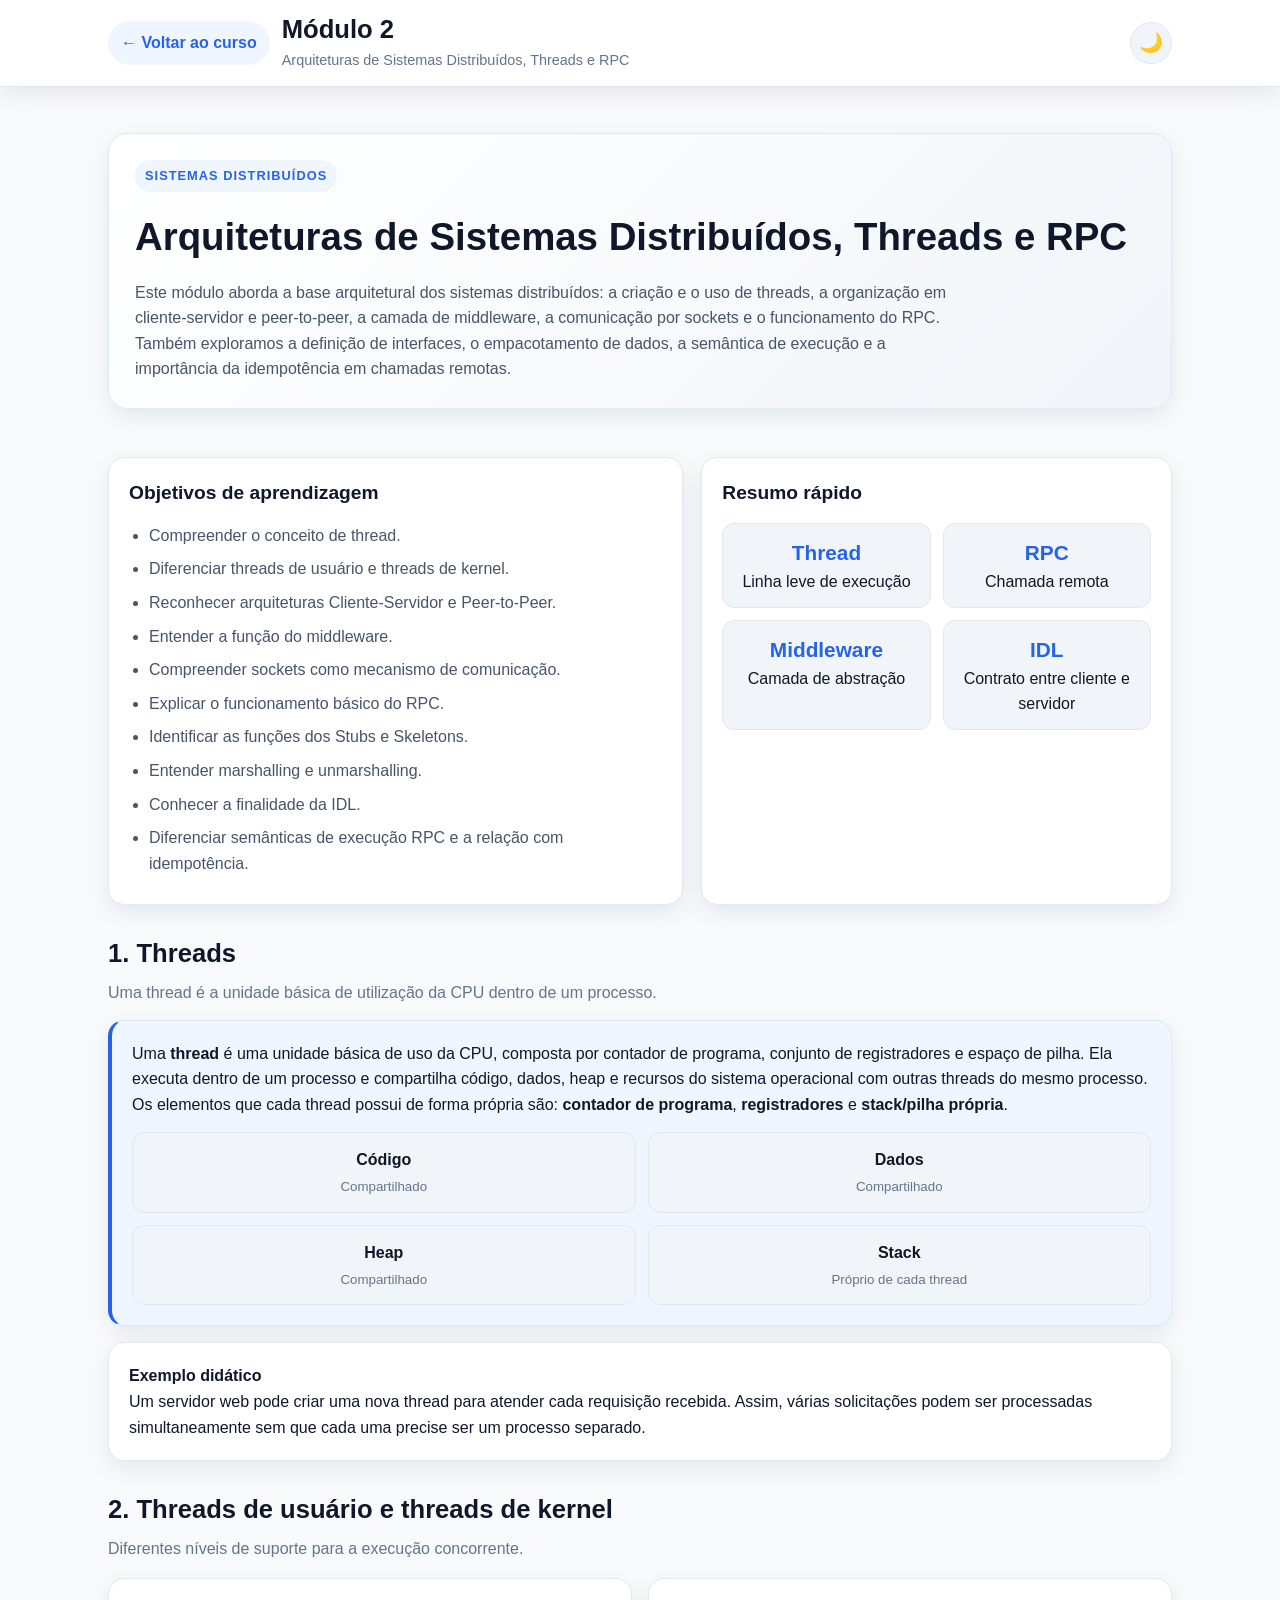
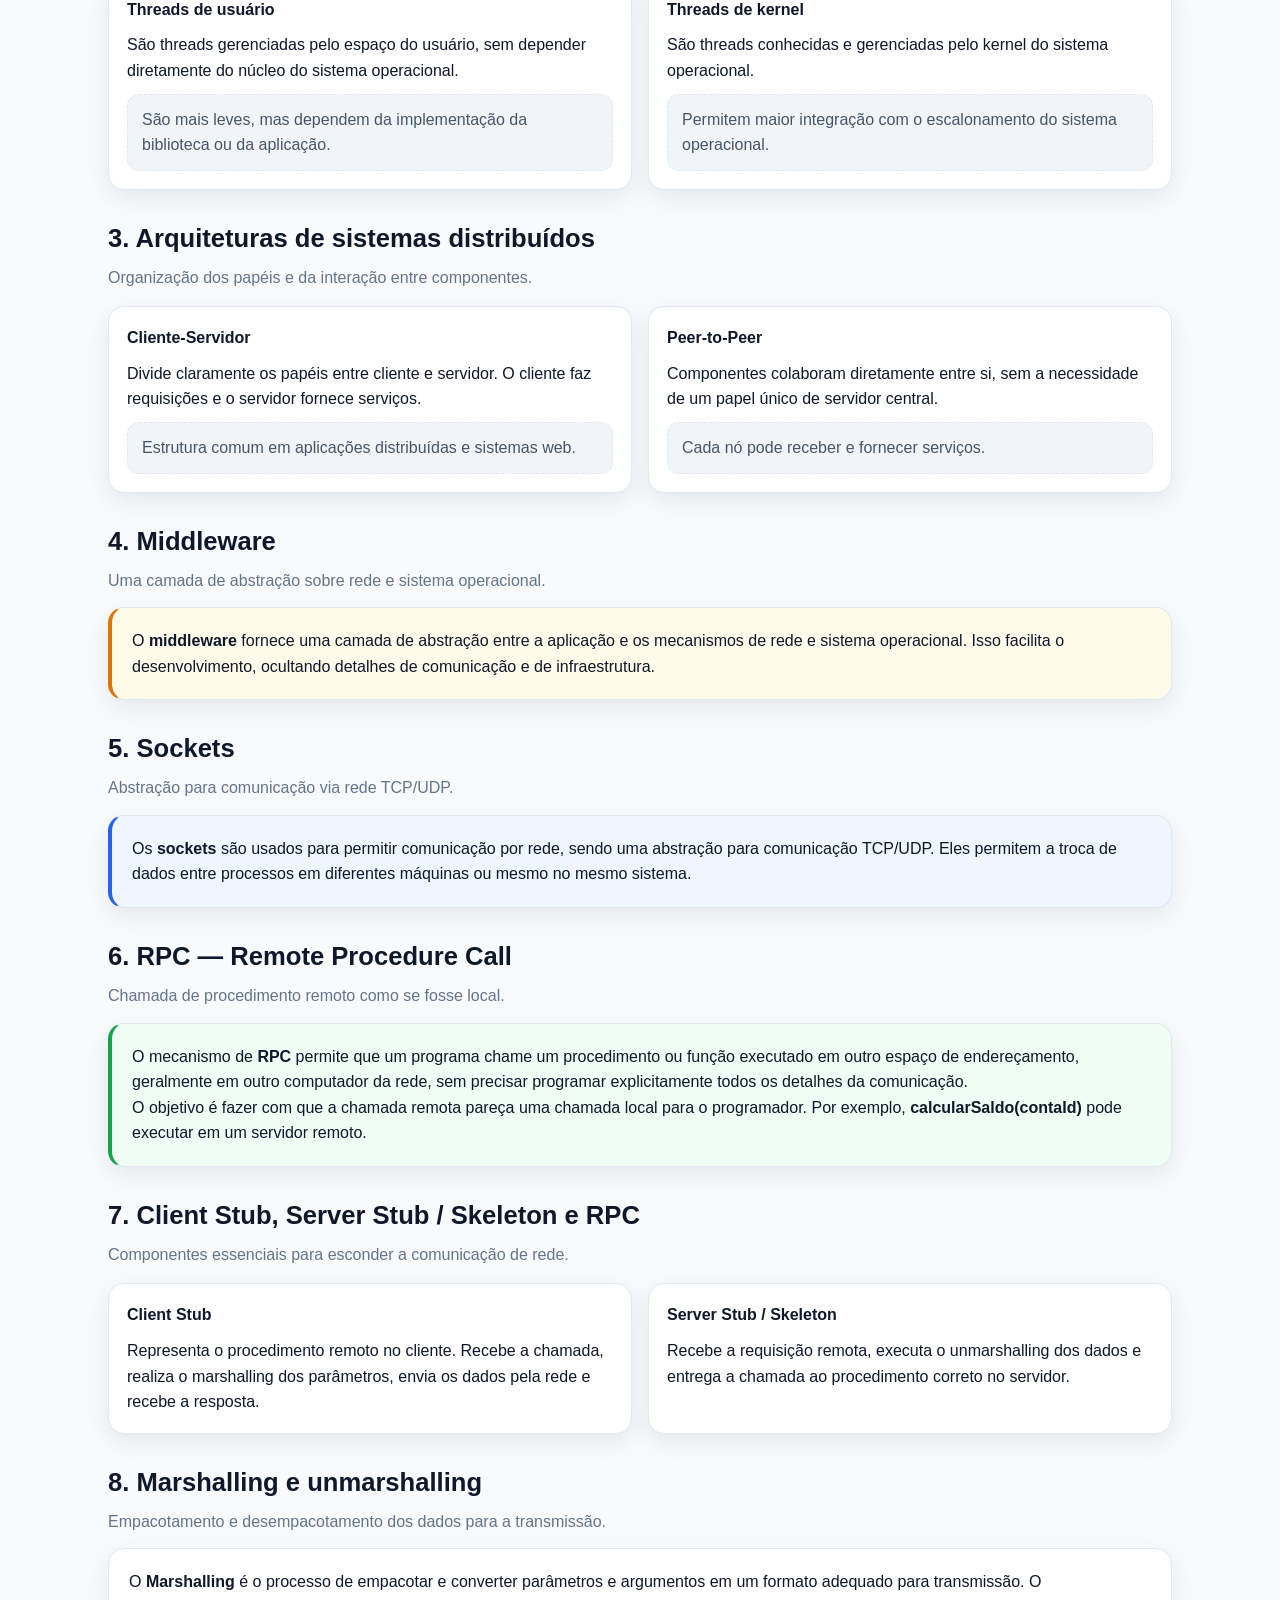
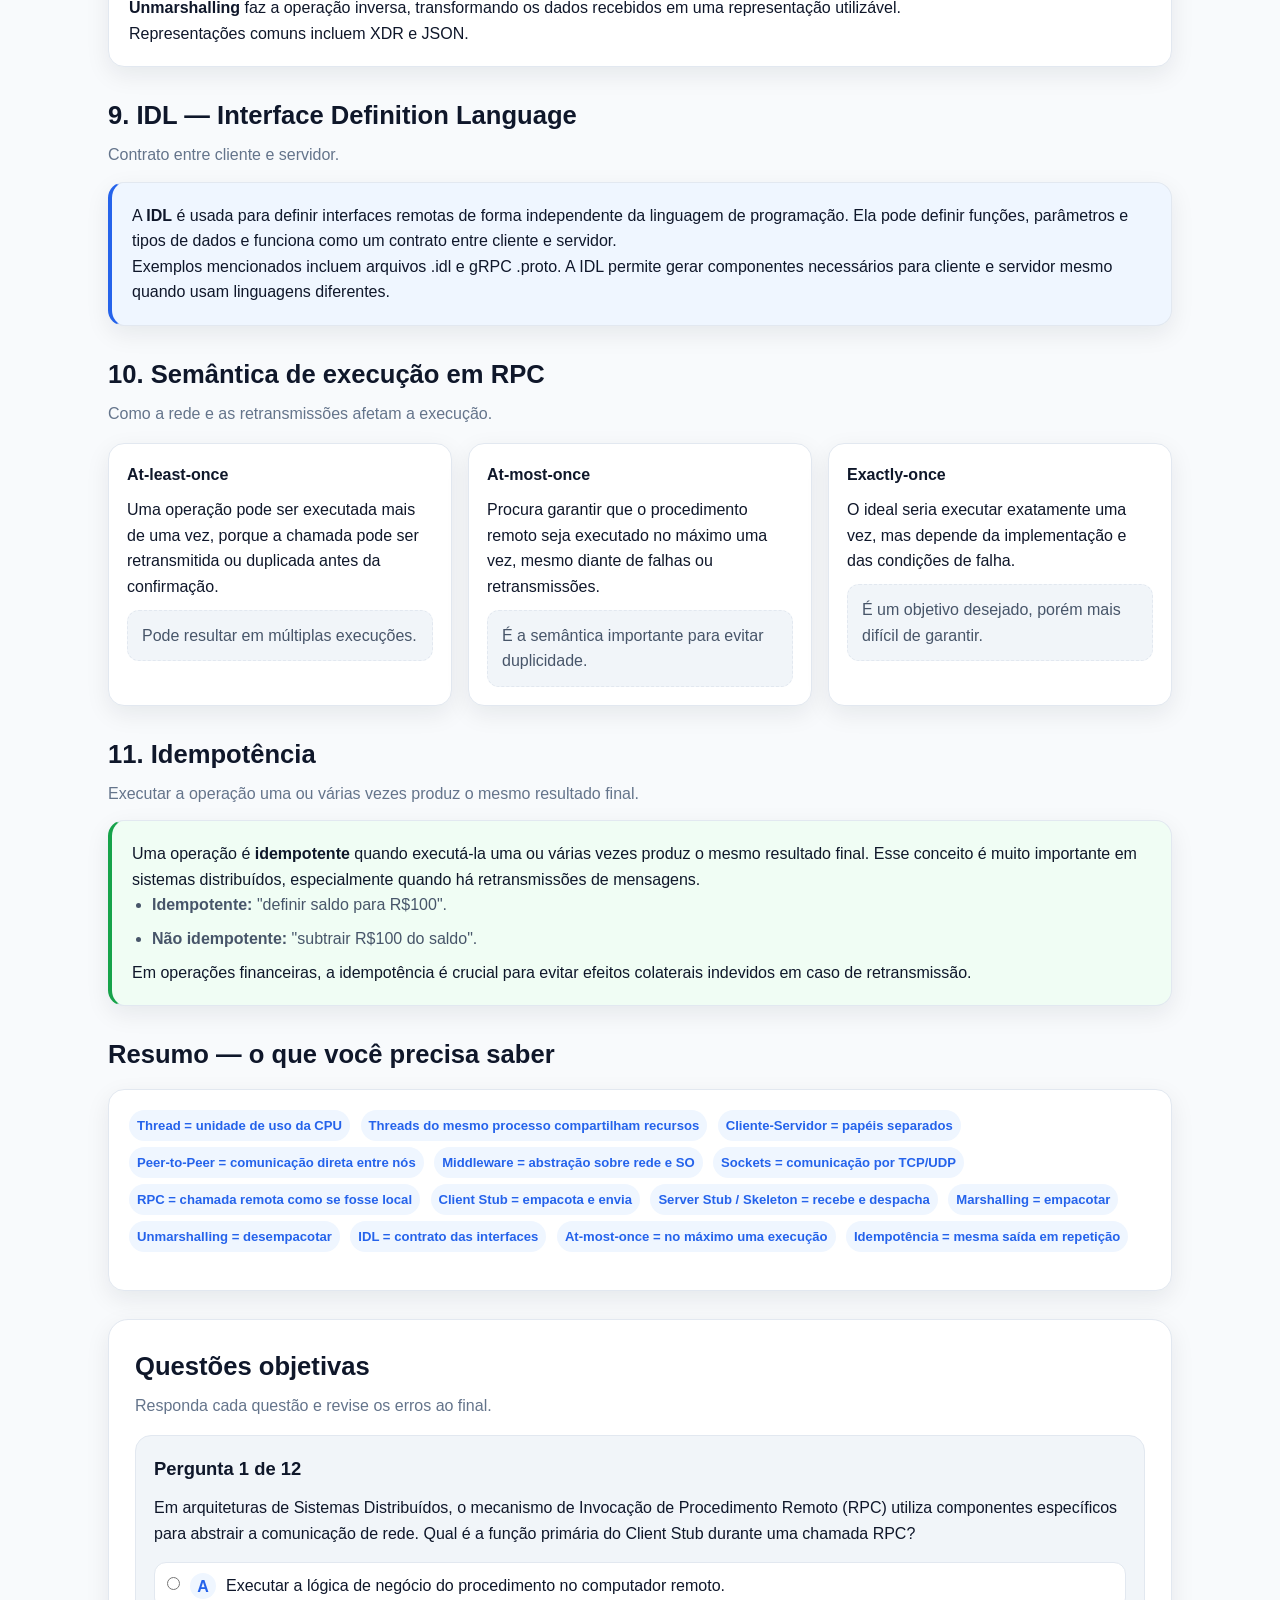
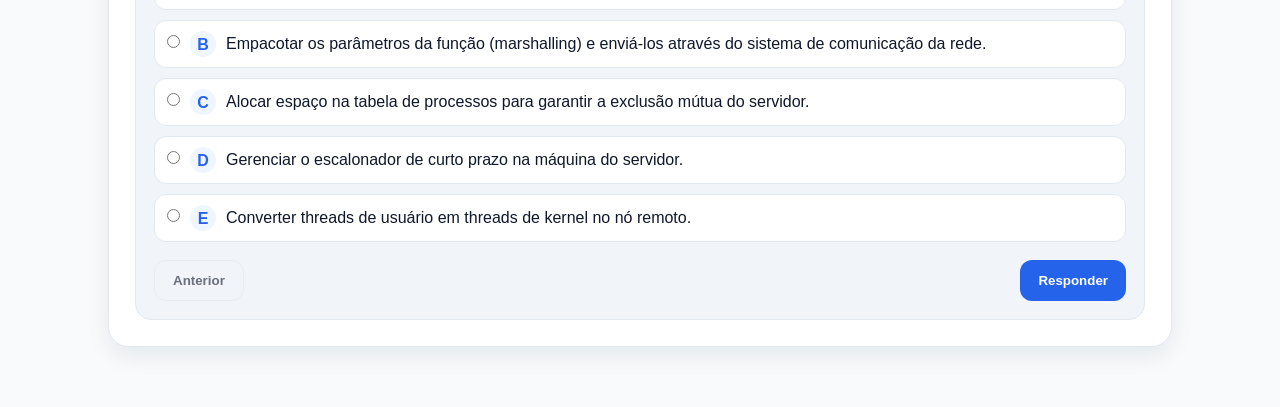
<file: modulo/modulo02.html>
<!DOCTYPE html>
<html lang="pt-BR" data-theme="light">
<head>
  <meta charset="UTF-8" />
  <meta name="viewport" content="width=device-width, initial-scale=1.0" />
  <title>Módulo 2 — Arquiteturas de Sistemas Distribuídos, Threads e RPC</title>
  <link rel="stylesheet" href="../css/style.css" />
  <style>
    :root {
      --bg-primary: #f8fafc;
      --bg-card: #ffffff;
      --bg-secondary: #f1f5f9;
      --text-primary: #0f172a;
      --text-secondary: #475569;
      --text-muted: #64748b;
      --primary-color: #2563eb;
      --primary-hover: #1d4ed8;
      --primary-light: #eff6ff;
      --success-color: #16a34a;
      --success-light: #f0fdf4;
      --warning-color: #d97706;
      --warning-light: #fffbeb;
      --danger-color: #dc2626;
      --danger-light: #fef2f2;
      --border-color: #e2e8f0;
      --radius-md: 16px;
      --radius-sm: 10px;
      --shadow-md: 0 8px 24px rgba(15, 23, 42, 0.08);
    }

    [data-theme="dark"] {
      --bg-primary: #0f172a;
      --bg-card: #111827;
      --bg-secondary: #1f2937;
      --text-primary: #f8fafc;
      --text-secondary: #cbd5e1;
      --text-muted: #94a3b8;
      --primary-color: #60a5fa;
      --primary-hover: #93c5fd;
      --primary-light: rgba(96, 165, 250, 0.12);
      --success-color: #4ade80;
      --success-light: rgba(74, 222, 128, 0.12);
      --warning-color: #fbbf24;
      --warning-light: rgba(251, 191, 36, 0.08);
      --danger-color: #f87171;
      --danger-light: rgba(248, 113, 113, 0.12);
      --border-color: #334155;
      --shadow-md: 0 8px 24px rgba(15, 23, 42, 0.45);
    }

    * { box-sizing: border-box; }

    body {
      margin: 0;
      font-family: Arial, Helvetica, sans-serif;
      background: var(--bg-primary);
      color: var(--text-primary);
      line-height: 1.6;
      transition: background 0.3s ease, color 0.3s ease;
    }

    a { color: inherit; }

    .module-wrap {
      max-width: 1100px;
      margin: 0 auto;
      padding: 24px 18px 60px;
    }

    .main-header {
      background: var(--bg-card);
      border-bottom: 1px solid var(--border-color);
      box-shadow: var(--shadow-md);
      position: sticky;
      top: 0;
      z-index: 20;
    }

    .header-inner {
      max-width: 1100px;
      margin: 0 auto;
      padding: 14px 18px;
      display: flex;
      justify-content: space-between;
      align-items: center;
      gap: 16px;
    }

    .brand {
      display: flex;
      align-items: center;
      gap: 12px;
      min-width: 0;
    }

    .back-link {
      display: inline-flex;
      align-items: center;
      text-decoration: none;
      color: var(--primary-color);
      font-weight: 700;
      background: var(--primary-light);
      border-radius: 999px;
      padding: 8px 12px;
      border: 1px solid transparent;
    }

    .brand-info { min-width: 0; }
    .brand-info h1 {
      margin: 0;
      font-size: clamp(1.2rem, 2vw, 1.8rem);
      line-height: 1.2;
    }
    .brand-info p {
      margin: 4px 0 0;
      color: var(--text-muted);
      font-size: 0.9rem;
    }

    .theme-toggle {
      width: 42px;
      height: 42px;
      border-radius: 50%;
      border: 1px solid var(--border-color);
      background: var(--bg-secondary);
      color: var(--text-primary);
      cursor: pointer;
      font-size: 1.2rem;
    }

    .hero {
      background: linear-gradient(135deg, var(--bg-card), var(--bg-secondary));
      border: 1px solid var(--border-color);
      border-radius: 20px;
      padding: 26px;
      margin-top: 22px;
      box-shadow: var(--shadow-md);
    }

    .eyebrow {
      display: inline-block;
      background: var(--primary-light);
      color: var(--primary-color);
      font-size: 0.8rem;
      font-weight: 700;
      border-radius: 999px;
      padding: 6px 10px;
      letter-spacing: 0.08em;
      text-transform: uppercase;
    }

    .hero h2 {
      margin: 14px 0 12px;
      font-size: clamp(1.8rem, 3vw, 2.6rem);
    }

    .hero p {
      color: var(--text-secondary);
      margin: 0;
      max-width: 820px;
    }

    .grid-two {
      display: grid;
      grid-template-columns: 1.1fr 0.9fr;
      gap: 18px;
      margin-top: 20px;
    }

    .card {
      background: var(--bg-card);
      border: 1px solid var(--border-color);
      border-radius: var(--radius-md);
      padding: 20px;
      box-shadow: var(--shadow-md);
    }

    .card h3 {
      margin: 0 0 14px;
      font-size: 1.2rem;
    }

    .objective-list,
    .bullet-list,
    .simple-list {
      margin: 0;
      padding-left: 20px;
      color: var(--text-secondary);
    }

    .objective-list li,
    .bullet-list li,
    .simple-list li {
      margin-bottom: 8px;
    }

    .mini-stat {
      display: grid;
      grid-template-columns: repeat(2, minmax(120px, 1fr));
      gap: 12px;
      margin-top: 10px;
    }

    .mini-stat .stat-box {
      background: var(--bg-secondary);
      border: 1px solid var(--border-color);
      border-radius: 12px;
      padding: 12px;
      text-align: center;
    }

    .stat-box strong {
      display: block;
      font-size: 1.3rem;
      color: var(--primary-color);
    }

    section {
      margin-top: 28px;
    }

    .section-head {
      margin-bottom: 14px;
    }

    .section-head h3 {
      margin: 0 0 6px;
      font-size: clamp(1.6rem, 2vw, 2rem);
    }

    .section-head p {
      margin: 0;
      color: var(--text-muted);
    }

    .topic-grid {
      display: grid;
      grid-template-columns: repeat(auto-fit, minmax(250px, 1fr));
      gap: 16px;
    }

    .topic-card {
      background: var(--bg-card);
      border: 1px solid var(--border-color);
      border-radius: var(--radius-md);
      padding: 18px;
      box-shadow: var(--shadow-md);
    }

    .topic-card h4 {
      margin: 0 0 10px;
      font-size: 1.1rem;
    }

    .topic-card p,
    .topic-card li {
      color: var(--text-secondary);
    }

    .highlight {
      border-left: 4px solid var(--primary-color);
      background: var(--primary-light);
    }

    .warning {
      border-left: 4px solid var(--warning-color);
      background: var(--warning-light);
    }

    .success-box {
      border-left: 4px solid var(--success-color);
      background: var(--success-light);
    }

    .memory-layout {
      display: grid;
      grid-template-columns: repeat(2, minmax(140px, 1fr));
      gap: 12px;
      margin-top: 14px;
    }

    .memory-block {
      background: var(--bg-secondary);
      border: 1px solid var(--border-color);
      border-radius: 12px;
      padding: 14px 12px;
      text-align: center;
      font-weight: 700;
      color: var(--text-primary);
    }

    .memory-block small {
      display: block;
      color: var(--text-muted);
      font-weight: 500;
      margin-top: 4px;
    }

    .concept-flow {
      display: flex;
      flex-wrap: wrap;
      align-items: center;
      justify-content: center;
      gap: 10px;
      margin-top: 14px;
      color: var(--text-primary);
    }

    .concept-node {
      background: var(--bg-secondary);
      border: 1px solid var(--border-color);
      padding: 10px 14px;
      border-radius: 999px;
      font-weight: 700;
      min-width: 80px;
      text-align: center;
    }

    .concept-arrow {
      color: var(--primary-color);
      font-size: 1.4rem;
      font-weight: 700;
    }

    table {
      width: 100%;
      border-collapse: collapse;
      background: var(--bg-card);
      border: 1px solid var(--border-color);
      border-radius: 12px;
      overflow: hidden;
    }

    th, td {
      padding: 12px 14px;
      border-bottom: 1px solid var(--border-color);
      text-align: left;
      vertical-align: top;
      color: var(--text-secondary);
    }

    th {
      background: var(--bg-secondary);
      color: var(--text-primary);
      font-weight: 700;
    }

    .table-wrap {
      overflow-x: auto;
      margin-top: 14px;
    }

    .compare-grid {
      display: grid;
      grid-template-columns: repeat(auto-fit, minmax(220px, 1fr));
      gap: 16px;
      margin-top: 16px;
    }

    .compare-card {
      background: var(--bg-card);
      border: 1px solid var(--border-color);
      border-radius: var(--radius-md);
      padding: 18px;
      box-shadow: var(--shadow-md);
    }

    .compare-card h4 {
      margin: 0 0 10px;
      color: var(--text-primary);
    }

    .mini-box {
      padding: 12px 14px;
      border-radius: 12px;
      background: var(--bg-secondary);
      border: 1px dashed var(--border-color);
      margin-top: 10px;
      color: var(--text-secondary);
    }

    .callout {
      margin-top: 18px;
      padding: 14px 16px;
      border-radius: 14px;
      background: var(--warning-light);
      border: 1px solid rgba(217, 119, 6, 0.4);
    }

    .callout strong {
      color: var(--warning-color);
      display: block;
      margin-bottom: 6px;
    }

    .quiz-box {
      background: var(--bg-card);
      border: 1px solid var(--border-color);
      border-radius: 20px;
      padding: 26px;
      box-shadow: var(--shadow-md);
    }

    .question-card {
      background: var(--bg-secondary);
      border: 1px solid var(--border-color);
      border-radius: 16px;
      padding: 18px;
      margin-top: 16px;
    }

    .question-card h4 {
      margin: 0 0 12px;
      font-size: 1.15rem;
    }

    .options {
      display: grid;
      gap: 10px;
      margin-top: 12px;
    }

    .option-label {
      display: flex;
      align-items: flex-start;
      gap: 10px;
      padding: 10px 12px;
      border: 1px solid var(--border-color);
      border-radius: 12px;
      background: var(--bg-card);
      cursor: pointer;
      transition: border-color 0.2s ease, background 0.2s ease;
      color: var(--text-primary);
    }

    .option-label:hover {
      border-color: var(--primary-color);
      background: var(--primary-light);
    }

    .option-label input {
      margin-top: 4px;
      accent-color: var(--primary-color);
    }

    .option-letter {
      min-width: 26px;
      height: 26px;
      border-radius: 50%;
      background: var(--primary-light);
      color: var(--primary-color);
      display: inline-flex;
      align-items: center;
      justify-content: center;
      font-weight: 700;
    }

    .answer-result {
      margin-top: 16px;
      padding: 14px 16px;
      border-radius: 12px;
      display: none;
    }

    .answer-result.visible {
      display: block;
    }

    .answer-result.correct {
      background: var(--success-light);
      border: 1px solid rgba(22, 163, 74, 0.3);
      color: var(--text-primary);
    }

    .answer-result.incorrect {
      background: var(--danger-light);
      border: 1px solid rgba(220, 38, 38, 0.3);
      color: var(--text-primary);
    }

    .nav-buttons {
      display: flex;
      justify-content: space-between;
      gap: 12px;
      margin-top: 18px;
      flex-wrap: wrap;
    }

    .button {
      border: none;
      border-radius: 12px;
      padding: 12px 18px;
      font-weight: 700;
      cursor: pointer;
      transition: transform 0.2s ease, opacity 0.2s ease;
      color: white;
      background: var(--primary-color);
    }

    .button.secondary {
      background: var(--bg-secondary);
      color: var(--text-primary);
      border: 1px solid var(--border-color);
    }

    .button:hover {
      transform: translateY(-1px);
    }

    .button:disabled {
      opacity: 0.6;
      cursor: not-allowed;
      transform: none;
    }

    .score-panel {
      display: none;
      background: var(--bg-card);
      border: 1px solid var(--border-color);
      border-radius: 18px;
      padding: 22px;
      margin-top: 22px;
      box-shadow: var(--shadow-md);
    }

    .score-panel.visible {
      display: block;
    }

    .score-panel h3 {
      margin: 0 0 10px;
    }

    .review-errors {
      display: none;
      background: var(--bg-card);
      border: 1px solid var(--border-color);
      border-radius: 18px;
      padding: 22px;
      margin-top: 22px;
      box-shadow: var(--shadow-md);
    }

    .review-errors.visible {
      display: block;
    }

    .review-item {
      border: 1px solid var(--border-color);
      border-radius: 12px;
      padding: 14px 16px;
      background: var(--bg-secondary);
      margin-top: 14px;
    }

    .review-item p {
      margin: 8px 0;
      color: var(--text-secondary);
    }

    .keyword {
      display: inline-block;
      background: var(--primary-light);
      color: var(--primary-color);
      border-radius: 999px;
      padding: 5px 8px;
      font-size: 0.82rem;
      font-weight: 700;
      margin-right: 6px;
      margin-bottom: 6px;
    }

    @media (max-width: 768px) {
      .grid-two {
        grid-template-columns: 1fr;
      }
    }

    @media (max-width: 540px) {
      .header-inner {
        align-items: flex-start;
        flex-wrap: wrap;
      }

      .mini-stat {
        grid-template-columns: 1fr 1fr;
      }

      .quiz-box,
      .card,
      .hero {
        padding: 16px;
      }

      .concept-flow {
        justify-content: flex-start;
      }
    }
  </style>
</head>
<body>
  <header class="main-header">
    <div class="header-inner">
      <div class="brand">
        <a class="back-link" href="../index.html">← Voltar ao curso</a>
        <div class="brand-info">
          <h1>Módulo 2</h1>
          <p>Arquiteturas de Sistemas Distribuídos, Threads e RPC</p>
        </div>
      </div>
      <button class="theme-toggle" id="themeToggle" aria-label="Alternar modo escuro">🌙</button>
    </div>
  </header>

  <main class="module-wrap">
    <section class="hero">
      <span class="eyebrow">Sistemas Distribuídos</span>
      <h2>Arquiteturas de Sistemas Distribuídos, Threads e RPC</h2>
      <p>
        Este módulo aborda a base arquitetural dos sistemas distribuídos: a criação e o uso de threads,
        a organização em cliente-servidor e peer-to-peer, a camada de middleware, a comunicação por sockets
        e o funcionamento do RPC. Também exploramos a definição de interfaces, o empacotamento de dados,
        a semântica de execução e a importância da idempotência em chamadas remotas.
      </p>
    </section>

    <div class="grid-two">
      <section class="card">
        <h3>Objetivos de aprendizagem</h3>
        <ul class="objective-list">
          <li>Compreender o conceito de thread.</li>
          <li>Diferenciar threads de usuário e threads de kernel.</li>
          <li>Reconhecer arquiteturas Cliente-Servidor e Peer-to-Peer.</li>
          <li>Entender a função do middleware.</li>
          <li>Compreender sockets como mecanismo de comunicação.</li>
          <li>Explicar o funcionamento básico do RPC.</li>
          <li>Identificar as funções dos Stubs e Skeletons.</li>
          <li>Entender marshalling e unmarshalling.</li>
          <li>Conhecer a finalidade da IDL.</li>
          <li>Diferenciar semânticas de execução RPC e a relação com idempotência.</li>
        </ul>
      </section>

      <section class="card">
        <h3>Resumo rápido</h3>
        <div class="mini-stat">
          <div class="stat-box"><strong>Thread</strong><span>Linha leve de execução</span></div>
          <div class="stat-box"><strong>RPC</strong><span>Chamada remota</span></div>
          <div class="stat-box"><strong>Middleware</strong><span>Camada de abstração</span></div>
          <div class="stat-box"><strong>IDL</strong><span>Contrato entre cliente e servidor</span></div>
        </div>
      </section>
    </div>

    <section>
      <div class="section-head">
        <h3>1. Threads</h3>
        <p>Uma thread é a unidade básica de utilização da CPU dentro de um processo.</p>
      </div>

      <div class="card highlight">
        <p>
          Uma <strong>thread</strong> é uma unidade básica de uso da CPU, composta por contador de programa,
          conjunto de registradores e espaço de pilha. Ela executa dentro de um processo e compartilha código,
          dados, heap e recursos do sistema operacional com outras threads do mesmo processo.
        </p>
        <p>
          Os elementos que cada thread possui de forma própria são: <strong>contador de programa</strong>,
          <strong>registradores</strong> e <strong>stack/pilha própria</strong>.
        </p>

        <div class="memory-layout">
          <div class="memory-block">Código <small>Compartilhado</small></div>
          <div class="memory-block">Dados <small>Compartilhado</small></div>
          <div class="memory-block">Heap <small>Compartilhado</small></div>
          <div class="memory-block">Stack <small>Próprio de cada thread</small></div>
        </div>
      </div>

      <div class="card" style="margin-top: 16px;">
        <h4>Exemplo didático</h4>
        <p>
          Um servidor web pode criar uma nova thread para atender cada requisição recebida. Assim, várias solicitações
          podem ser processadas simultaneamente sem que cada uma precise ser um processo separado.
        </p>
      </div>
    </section>

    <section>
      <div class="section-head">
        <h3>2. Threads de usuário e threads de kernel</h3>
        <p>Diferentes níveis de suporte para a execução concorrente.</p>
      </div>

      <div class="compare-grid">
        <div class="compare-card">
          <h4>Threads de usuário</h4>
          <p>São threads gerenciadas pelo espaço do usuário, sem depender diretamente do núcleo do sistema operacional.</p>
          <div class="mini-box">São mais leves, mas dependem da implementação da biblioteca ou da aplicação.</div>
        </div>
        <div class="compare-card">
          <h4>Threads de kernel</h4>
          <p>São threads conhecidas e gerenciadas pelo kernel do sistema operacional.</p>
          <div class="mini-box">Permitem maior integração com o escalonamento do sistema operacional.</div>
        </div>
      </div>
    </section>

    <section>
      <div class="section-head">
        <h3>3. Arquiteturas de sistemas distribuídos</h3>
        <p>Organização dos papéis e da interação entre componentes.</p>
      </div>

      <div class="compare-grid">
        <div class="compare-card">
          <h4>Cliente-Servidor</h4>
          <p>Divide claramente os papéis entre cliente e servidor. O cliente faz requisições e o servidor fornece serviços.</p>
          <div class="mini-box">Estrutura comum em aplicações distribuídas e sistemas web.</div>
        </div>
        <div class="compare-card">
          <h4>Peer-to-Peer</h4>
          <p>Componentes colaboram diretamente entre si, sem a necessidade de um papel único de servidor central.</p>
          <div class="mini-box">Cada nó pode receber e fornecer serviços.</div>
        </div>
      </div>
    </section>

    <section>
      <div class="section-head">
        <h3>4. Middleware</h3>
        <p>Uma camada de abstração sobre rede e sistema operacional.</p>
      </div>

      <div class="card warning">
        <p>
          O <strong>middleware</strong> fornece uma camada de abstração entre a aplicação e os mecanismos de rede e sistema operacional.
          Isso facilita o desenvolvimento, ocultando detalhes de comunicação e de infraestrutura.
        </p>
      </div>
    </section>

    <section>
      <div class="section-head">
        <h3>5. Sockets</h3>
        <p>Abstração para comunicação via rede TCP/UDP.</p>
      </div>

      <div class="card highlight">
        <p>
          Os <strong>sockets</strong> são usados para permitir comunicação por rede, sendo uma abstração para comunicação TCP/UDP.
          Eles permitem a troca de dados entre processos em diferentes máquinas ou mesmo no mesmo sistema.
        </p>
      </div>
    </section>

    <section>
      <div class="section-head">
        <h3>6. RPC — Remote Procedure Call</h3>
        <p>Chamada de procedimento remoto como se fosse local.</p>
      </div>

      <div class="card success-box">
        <p>
          O mecanismo de <strong>RPC</strong> permite que um programa chame um procedimento ou função executado em outro espaço
          de endereçamento, geralmente em outro computador da rede, sem precisar programar explicitamente todos os detalhes da comunicação.
        </p>
        <p>
          O objetivo é fazer com que a chamada remota pareça uma chamada local para o programador. Por exemplo,
          <strong>calcularSaldo(contaId)</strong> pode executar em um servidor remoto.
        </p>
      </div>
    </section>

    <section>
      <div class="section-head">
        <h3>7. Client Stub, Server Stub / Skeleton e RPC</h3>
        <p>Componentes essenciais para esconder a comunicação de rede.</p>
      </div>

      <div class="compare-grid">
        <div class="compare-card">
          <h4>Client Stub</h4>
          <p>Representa o procedimento remoto no cliente. Recebe a chamada, realiza o marshalling dos parâmetros, envia os dados pela rede e recebe a resposta.</p>
        </div>
        <div class="compare-card">
          <h4>Server Stub / Skeleton</h4>
          <p>Recebe a requisição remota, executa o unmarshalling dos dados e entrega a chamada ao procedimento correto no servidor.</p>
        </div>
      </div>
    </section>

    <section>
      <div class="section-head">
        <h3>8. Marshalling e unmarshalling</h3>
        <p>Empacotamento e desempacotamento dos dados para a transmissão.</p>
      </div>

      <div class="card">
        <p>
          O <strong>Marshalling</strong> é o processo de empacotar e converter parâmetros e argumentos em um formato adequado para transmissão.
          O <strong>Unmarshalling</strong> faz a operação inversa, transformando os dados recebidos em uma representação utilizável.
        </p>
        <p>Representações comuns incluem XDR e JSON.</p>
      </div>
    </section>

    <section>
      <div class="section-head">
        <h3>9. IDL — Interface Definition Language</h3>
        <p>Contrato entre cliente e servidor.</p>
      </div>

      <div class="card highlight">
        <p>
          A <strong>IDL</strong> é usada para definir interfaces remotas de forma independente da linguagem de programação.
          Ela pode definir funções, parâmetros e tipos de dados e funciona como um contrato entre cliente e servidor.
        </p>
        <p>
          Exemplos mencionados incluem arquivos .idl e gRPC .proto. A IDL permite gerar componentes necessários para cliente e servidor
          mesmo quando usam linguagens diferentes.
        </p>
      </div>
    </section>

    <section>
      <div class="section-head">
        <h3>10. Semântica de execução em RPC</h3>
        <p>Como a rede e as retransmissões afetam a execução.</p>
      </div>

      <div class="compare-grid">
        <div class="compare-card">
          <h4>At-least-once</h4>
          <p>Uma operação pode ser executada mais de uma vez, porque a chamada pode ser retransmitida ou duplicada antes da confirmação.</p>
          <div class="mini-box">Pode resultar em múltiplas execuções.</div>
        </div>
        <div class="compare-card">
          <h4>At-most-once</h4>
          <p>Procura garantir que o procedimento remoto seja executado no máximo uma vez, mesmo diante de falhas ou retransmissões.</p>
          <div class="mini-box">É a semântica importante para evitar duplicidade.</div>
        </div>
        <div class="compare-card">
          <h4>Exactly-once</h4>
          <p>O ideal seria executar exatamente uma vez, mas depende da implementação e das condições de falha.</p>
          <div class="mini-box">É um objetivo desejado, porém mais difícil de garantir.</div>
        </div>
      </div>
    </section>

    <section>
      <div class="section-head">
        <h3>11. Idempotência</h3>
        <p>Executar a operação uma ou várias vezes produz o mesmo resultado final.</p>
      </div>

      <div class="card success-box">
        <p>
          Uma operação é <strong>idempotente</strong> quando executá-la uma ou várias vezes produz o mesmo resultado final.
          Esse conceito é muito importante em sistemas distribuídos, especialmente quando há retransmissões de mensagens.
        </p>
        <ul class="simple-list">
          <li><strong>Idempotente:</strong> "definir saldo para R$100".</li>
          <li><strong>Não idempotente:</strong> "subtrair R$100 do saldo".</li>
        </ul>
        <p>
          Em operações financeiras, a idempotência é crucial para evitar efeitos colaterais indevidos em caso de retransmissão.
        </p>
      </div>
    </section>

    <section>
      <div class="section-head">
        <h3>Resumo — o que você precisa saber</h3>
      </div>
      <div class="card">
        <div style="margin-bottom:12px;">
          <span class="keyword">Thread = unidade de uso da CPU</span>
          <span class="keyword">Threads do mesmo processo compartilham recursos</span>
          <span class="keyword">Cliente-Servidor = papéis separados</span>
          <span class="keyword">Peer-to-Peer = comunicação direta entre nós</span>
          <span class="keyword">Middleware = abstração sobre rede e SO</span>
          <span class="keyword">Sockets = comunicação por TCP/UDP</span>
          <span class="keyword">RPC = chamada remota como se fosse local</span>
          <span class="keyword">Client Stub = empacota e envia</span>
          <span class="keyword">Server Stub / Skeleton = recebe e despacha</span>
          <span class="keyword">Marshalling = empacotar</span>
          <span class="keyword">Unmarshalling = desempacotar</span>
          <span class="keyword">IDL = contrato das interfaces</span>
          <span class="keyword">At-most-once = no máximo uma execução</span>
          <span class="keyword">Idempotência = mesma saída em repetição</span>
        </div>
      </div>
    </section>

    <section class="quiz-box" id="quizSection">
      <div class="section-head">
        <h3>Questões objetivas</h3>
        <p>Responda cada questão e revise os erros ao final.</p>
      </div>

      <div id="quizContainer"></div>
      <div id="scorePanel" class="score-panel"></div>
      <div id="reviewErrors" class="review-errors"></div>
    </section>
  </main>

  <script>
    const quizQuestions = [
      {
        question: 'Em arquiteturas de Sistemas Distribuídos, o mecanismo de Invocação de Procedimento Remoto (RPC) utiliza componentes específicos para abstrair a comunicação de rede. Qual é a função primária do Client Stub durante uma chamada RPC?',
        options: [
          'Executar a lógica de negócio do procedimento no computador remoto.',
          'Empacotar os parâmetros da função (marshalling) e enviá-los através do sistema de comunicação da rede.',
          'Alocar espaço na tabela de processos para garantir a exclusão mútua do servidor.',
          'Gerenciar o escalonador de curto prazo na máquina do servidor.',
          'Converter threads de usuário em threads de kernel no nó remoto.'
        ],
        answer: 1,
        explanation: 'O Client Stub recebe a chamada local, realiza o marshalling dos parâmetros e envia a requisição remota pela rede.',
        concept: 'Client Stub / RPC'
      },
      {
        question: 'Quando se desenvolve uma aplicação distribuída heterogênea, onde cliente e servidor podem ser escritos em linguagens diferentes, utiliza-se uma IDL (Interface Definition Language). Qual é sua principal finalidade?',
        options: [
          'Substituir os protocolos da camada de transporte TCP/IP por conexões de memória compartilhada.',
          'Definir as interfaces e assinaturas dos métodos remotos de forma neutra para gerar os stubs correspondentes.',
          'Garantir que todas as chamadas de rede sejam executadas de forma estritamente síncrona sem overhead.',
          'Controlar o grau de multiprogramação do servidor distribuído.',
          'Impedir a ocorrência de condições de corrida na memória principal do cliente.'
        ],
        answer: 1,
        explanation: 'A IDL define a interface remota de forma independente da linguagem, funcionando como contrato entre cliente e servidor.',
        concept: 'IDL'
      },
      {
        question: 'Considere um sistema de transferência bancária distribuído no qual a rede pode apresentar falhas de duplicação e perda de pacotes. Se o cliente retransmitir uma requisição de débito por falta de confirmação, qual semântica de RPC é estritamente necessária para evitar que o valor seja debitado duas vezes?',
        options: [
          'Semântica At-least-once.',
          'Semântica At-most-once.',
          'Semântica Best-effort não idempotente.',
          'Comunicação via memória compartilhada sem locking.',
          'Troca de contexto assíncrona baseada em IPC local.'
        ],
        answer: 1,
        explanation: 'A semântica At-most-once procura garantir que o procedimento remoto seja executado no máximo uma vez, prevenindo duplicidade.',
        concept: 'At-most-once'
      },
      {
        question: 'Diferente dos processos tradicionais, threads pertencentes ao mesmo processo compartilham recursos diretamente. Qual das opções apresenta um elemento que é compartilhado entre todas as threads de um mesmo processo?',
        options: [
          'O conjunto de registradores do processador.',
          'A pilha de execução (Stack).',
          'O contador de programa (Program Counter).',
          'A seção de dados e as variáveis globais do processo.',
          'A pilha de chamadas locais das funções ativas.'
        ],
        answer: 3,
        explanation: 'Threads do mesmo processo compartilham código, dados, heap e recursos do sistema operacional; a seção de dados e variáveis globais é parte desse compartilhamento.',
        concept: 'Threads'
      },
      {
        question: 'Qual afirmação sobre threads está correta de acordo com o material do módulo?',
        options: [
          'Cada thread possui um heap exclusivo e um conjunto de dados diferentes para todos os membros do processo.',
          'Threads do mesmo processo compartilham código, dados, heap e recursos do sistema operacional.',
          'Uma thread não pode ocorrer dentro de um processo, pois cada processo tem apenas uma linha de execução.',
          'O contador de programa e os registradores são compartilhados entre todas as threads do processo.',
          'A stack de cada thread é sempre compartilhada no sistema operacional.'
        ],
        answer: 1,
        explanation: 'Threads do mesmo processo compartilham recursos principais, mas cada uma tem sua própria pilha e contexto de execução.',
        concept: 'Threads'
      },
      {
        question: 'Qual alternativa melhor descreve o papel do Server Stub ou Skeleton em uma chamada RPC?',
        options: [
          'Recebe a chamada local do cliente e gera um código de resposta absoluta para a rede.',
          'Executa o processo completo no cliente e realiza a lógica de escalonamento do servidor.',
          'Recebe a requisição remota, faz o unmarshalling e despacha a ação no servidor.',
          'Troca o estado do processo em memória compartilhada para reduzir o overhead de rede.',
          'Define o contrato de interface em formato .proto ou .idl.'
        ],
        answer: 2,
        explanation: 'O Server Stub/Skeleton participa do recebimento da requisição remota, desempacota os dados e encaminha a chamada para a implementação correta.',
        concept: 'Server Stub / Skeleton'
      },
      {
        question: 'O que caracteriza o processo de marshalling em uma comunicação RPC?',
        options: [
          'É a transformação dos dados recebidos em uma representação utilizável pelo programa.',
          'É o processo de empacotar e converter parâmetros para a transmissão pela rede.',
          'É o ajuste do escalonador para priorizar o servidor em vez do cliente.',
          'É a etapa de abertura do socket TCP sobre a porta do serviço.',
          'É o cálculo do número de threads de kernel necessárias ao processo.'
        ],
        answer: 1,
        explanation: 'Marshalling empacota os parâmetros e os converte em um formato adequado à transmissão pela rede.',
        concept: 'Marshalling'
      },
      {
        question: 'Qual alternativa define corretamente o unmarshalling em uma chamada RPC?',
        options: [
          'É a criação de um socket para receber a mensagem remota.',
          'É a operação de converter os dados recebidos de volta para uma representação utilizável.',
          'É a escolha do protocolo de transporte entre UDP ou TCP.',
          'É a duplicação de uma chamada para garantir pelo menos uma execução.',
          'É a criação da interface usando a IDL.'
        ],
        answer: 1,
        explanation: 'Unmarshalling é o processo inverso: transforma os dados transmitidos em uma representação que pode ser processada pela aplicação.',
        concept: 'Unmarshalling'
      },
      {
        question: 'Qual é o principal objetivo de uma arquitetura Cliente-Servidor em sistemas distribuídos?',
        options: [
          'Garantir que todas as threads sejam gerenciadas no kernel sem nenhuma comunicação de rede.',
          'Dividir claramente os papéis entre quem faz requisição e quem oferece serviço.',
          'Eliminar a necessidade de sockets em qualquer projeto distribuído.',
          'Fazer com que todas as operações sejam idempotentes por definição.',
          'Substituir completamente o uso de middleware por scripts locais.'
        ],
        answer: 1,
        explanation: 'Na arquitetura Cliente-Servidor, o cliente solicita serviços e o servidor os executa, dividindo claramente os papéis.',
        concept: 'Cliente-Servidor'
      },
      {
        question: 'Qual das alternativas melhor explica o motivo da idempotência ser importante em chamadas RPC sujeitas a retransmissão?',
        options: [
          'Porque o middleware sempre ordena todas as mensagens em ordem cronológica.',
          'Porque uma operação pode ser executada mais de uma vez e, mesmo assim, produzir o mesmo resultado final.',
          'Porque o client stub sempre usa sockets TCP com garantia de entrega.',
          'Porque a arquitetura Peer-to-Peer elimina a necessidade de servidor.',
          'Porque o IDL substitui o protocolo de transporte do sistema.'
        ],
        answer: 1,
        explanation: 'Em operações com retransmissão, idempotência garante que repetição da mesma ação não altere o resultado final de forma inadequada.',
        concept: 'Idempotência'
      },
      {
        question: 'Em um contexto distribuído, qual alternativa melhor descreve a relação entre sockets e comunicação em rede?',
        options: [
          'Sockets são arquivos de configuração usados para definir a IDL entre cliente e servidor.',
          'Sockets são uma abstração que permite comunicação por rede TCP/UDP entre processos.',
          'Sockets substituem o uso de middleware e eliminam a necessidade de RPC.',
          'Sockets são usados apenas para threads de kernel e não para comunicação entre processos.',
          'Sockets funcionam como fila de prontos para o servidor escolher qual cliente executa.'
        ],
        answer: 1,
        explanation: 'Sockets permitem a comunicação por rede e funcionam como abstrações de conexão para protocolos como TCP e UDP.',
        concept: 'Sockets'
      },
      {
        question: 'Qual opção melhor descreve o fluxo geral de uma chamada RPC em termos de componentes?',
        options: [
          'Cliente chama diretamente a função no servidor sem qualquer empacotamento ou resposta.',
          'Client Stub empacota os parâmetros, a rede transmite os dados, o Server Stub/Skeleton desempacota e invoca a operação remota, e a resposta volta ao cliente.',
          'Middleware decide a fila de prontos e o kernel executa a operação local.',
          'Thread de usuário chama um socket e passa diretamente para a camada de hardware.',
          'Client Stub cria a thread de kernel e o Server Stub encerra o processo do cliente.'
        ],
        answer: 1,
        explanation: 'O fluxo típico do RPC envolve empacotamento pelo Client Stub, transmissão pela rede, desempacotamento pelo Server Stub/Skeleton e retorno da resposta.',
        concept: 'Fluxo de RPC'
      }
    ];

    const quizContainer = document.getElementById('quizContainer');
    const scorePanel = document.getElementById('scorePanel');
    const reviewErrors = document.getElementById('reviewErrors');

    const state = {
      currentIndex: 0,
      selected: Array(quizQuestions.length).fill(null),
      results: Array(quizQuestions.length).fill(null),
      showingFeedback: false
    };

    function getLetter(index) {
      return String.fromCharCode(65 + index);
    }

    function renderQuestion() {
      const question = quizQuestions[state.currentIndex];
      const questionNumber = state.currentIndex + 1;
      const selected = state.selected[state.currentIndex];
      const result = state.results[state.currentIndex];
      const correctLetter = getLetter(question.answer);

      const optionsHtml = question.options.map((option, index) => {
        const checked = selected === index ? 'checked' : '';
        return `
          <label class="option-label">
            <input type="radio" name="q${state.currentIndex}" value="${index}" ${checked} />
            <span class="option-letter">${getLetter(index)}</span>
            <span>${option}</span>
          </label>
        `;
      }).join('');

      const feedbackHtml = state.showingFeedback && result !== null
        ? `
          <div class="answer-result visible ${result ? 'correct' : 'incorrect'}">
            <strong>${result ? 'Correto!' : 'Incorreto.'}</strong>
            <p><strong>Resposta correta:</strong> ${correctLetter}</p>
            <p><strong>Explicação:</strong> ${question.explanation}</p>
            <p><strong>Conceito avaliado:</strong> ${question.concept}</p>
          </div>
        `
        : '';

      quizContainer.innerHTML = `
        <div class="question-card">
          <h4>Pergunta ${questionNumber} de ${quizQuestions.length}</h4>
          <p>${question.question}</p>
          <div class="options">${optionsHtml}</div>
          ${feedbackHtml}
          <div class="nav-buttons">
            <button class="button secondary" type="button" id="prevQuestion" ${state.currentIndex === 0 ? 'disabled' : ''}>Anterior</button>
            <button class="button" type="button" id="nextQuestion">${state.showingFeedback ? (state.currentIndex === quizQuestions.length - 1 ? 'Finalizar quiz' : 'Próxima pergunta') : 'Responder'}</button>
          </div>
        </div>
      `;

      const optionInputs = quizContainer.querySelectorAll('input[type="radio"]');
      optionInputs.forEach(input => {
        input.addEventListener('change', event => {
          state.selected[state.currentIndex] = Number(event.target.value);
        });
      });

      document.getElementById('prevQuestion').addEventListener('click', () => {
        if (state.currentIndex > 0) {
          state.currentIndex -= 1;
          state.showingFeedback = state.results[state.currentIndex] !== null;
          renderQuestion();
        }
      });

      document.getElementById('nextQuestion').addEventListener('click', () => {
        if (!state.showingFeedback) {
          const current = state.selected[state.currentIndex];
          if (current === null || current === undefined) {
            alert('Selecione uma alternativa antes de responder.');
            return;
          }

          const goodAnswer = current === question.answer;
          state.results[state.currentIndex] = goodAnswer;
          state.showingFeedback = true;
          renderQuestion();
          return;
        }

        if (state.currentIndex < quizQuestions.length - 1) {
          state.currentIndex += 1;
          state.showingFeedback = state.results[state.currentIndex] !== null;
          renderQuestion();
        } else {
          showResults();
        }
      });
    }

    function showResults() {
      const total = quizQuestions.length;
      const correct = state.results.filter(Boolean).length;
      const errors = total - correct;
      const percent = Math.round((correct / total) * 100);
      const performance = percent >= 80 ? 'Excelente!' : percent >= 70 ? 'Bom desempenho!' : percent >= 50 ? 'Você está no caminho certo.' : 'Revise os conceitos principais do módulo.';

      scorePanel.classList.add('visible');
      scorePanel.innerHTML = `
        <h3>Resultado do quiz</h3>
        <p>Você acertou <strong>${correct}</strong> de <strong>${total}</strong> questões — <strong>${percent}%</strong>.</p>
        <p>Erros: <strong>${errors}</strong></p>
        <p><strong>${performance}</strong></p>
      `;

      const wrongQuestions = quizQuestions.filter((q, index) => state.results[index] === false);

      if (wrongQuestions.length > 0) {
        reviewErrors.classList.add('visible');
        reviewErrors.innerHTML = `
          <h3>Revisão dos erros</h3>
          ${wrongQuestions.map((questionItem, idx) => {
            const originalIndex = quizQuestions.indexOf(questionItem);
            const selectedValue = state.selected[originalIndex];
            const selectedLetter = selectedValue === null ? '—' : getLetter(selectedValue);
            const correctLetter = getLetter(questionItem.answer);
            return `
              <div class="review-item">
                <p><strong>Questão ${originalIndex + 1}</strong></p>
                <p><strong>Resposta selecionada:</strong> ${selectedLetter}</p>
                <p><strong>Resposta correta:</strong> ${correctLetter}</p>
                <p><strong>Explicação:</strong> ${questionItem.explanation}</p>
              </div>
            `;
          }).join('')}
        `;
      } else {
        reviewErrors.classList.add('visible');
        reviewErrors.innerHTML = `
          <h3>Revisão dos erros</h3>
          <p>Parabéns! Você acertou todas as questões. Revise o resumo do módulo para reforçar os principais conceitos.</p>
        `;
      }

      quizContainer.innerHTML = '<p>Quiz concluído. Abaixo está a sua pontuação e a revisão dos erros.</p>';
    }

    renderQuestion();

    document.getElementById('themeToggle').addEventListener('click', () => {
      const root = document.documentElement;
      const currentTheme = root.getAttribute('data-theme');
      const newTheme = currentTheme === 'dark' ? 'light' : 'dark';
      root.setAttribute('data-theme', newTheme);
      localStorage.setItem('sd_theme_pref', newTheme);
      document.getElementById('themeToggle').textContent = newTheme === 'dark' ? '☀️' : '🌙';
    });

    const savedTheme = localStorage.getItem('sd_theme_pref') || 'light';
    document.documentElement.setAttribute('data-theme', savedTheme);
    document.getElementById('themeToggle').textContent = savedTheme === 'dark' ? '☀️' : '🌙';
  </script>
</body>
</html>
</file>
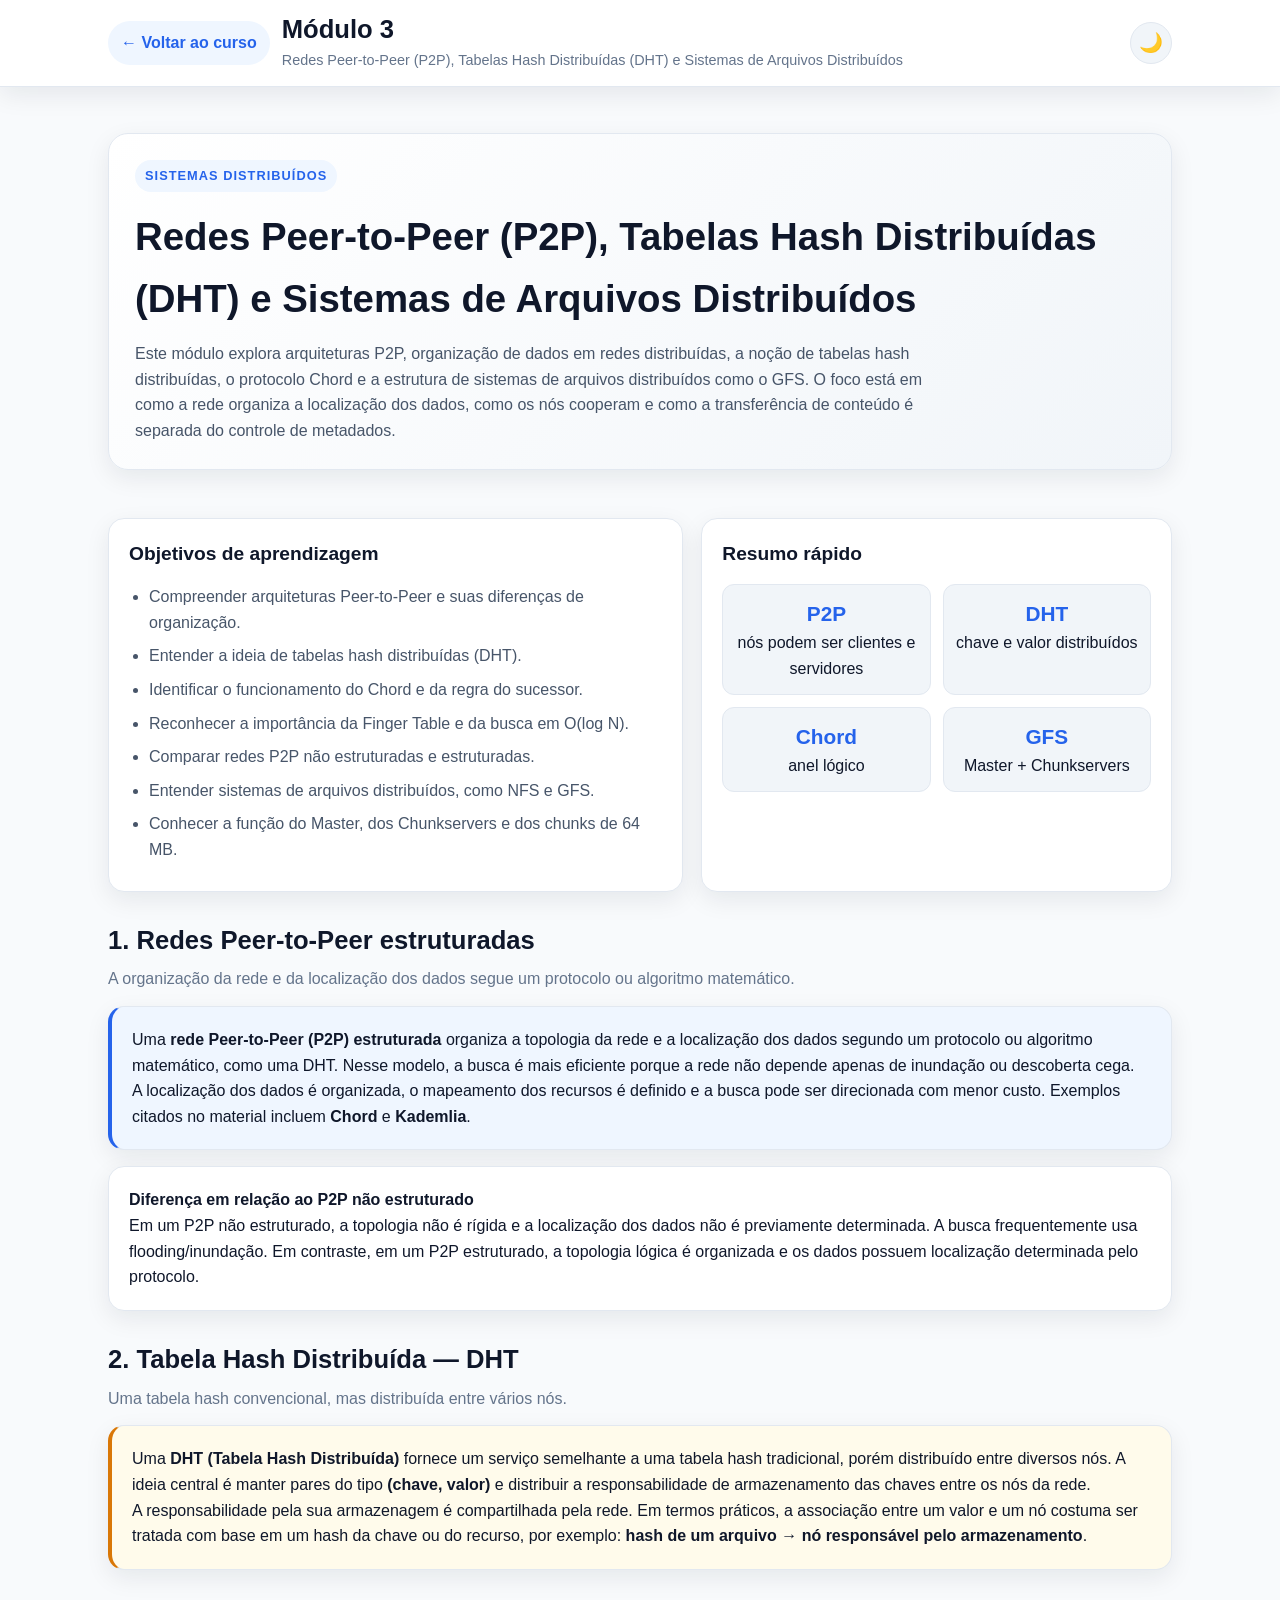
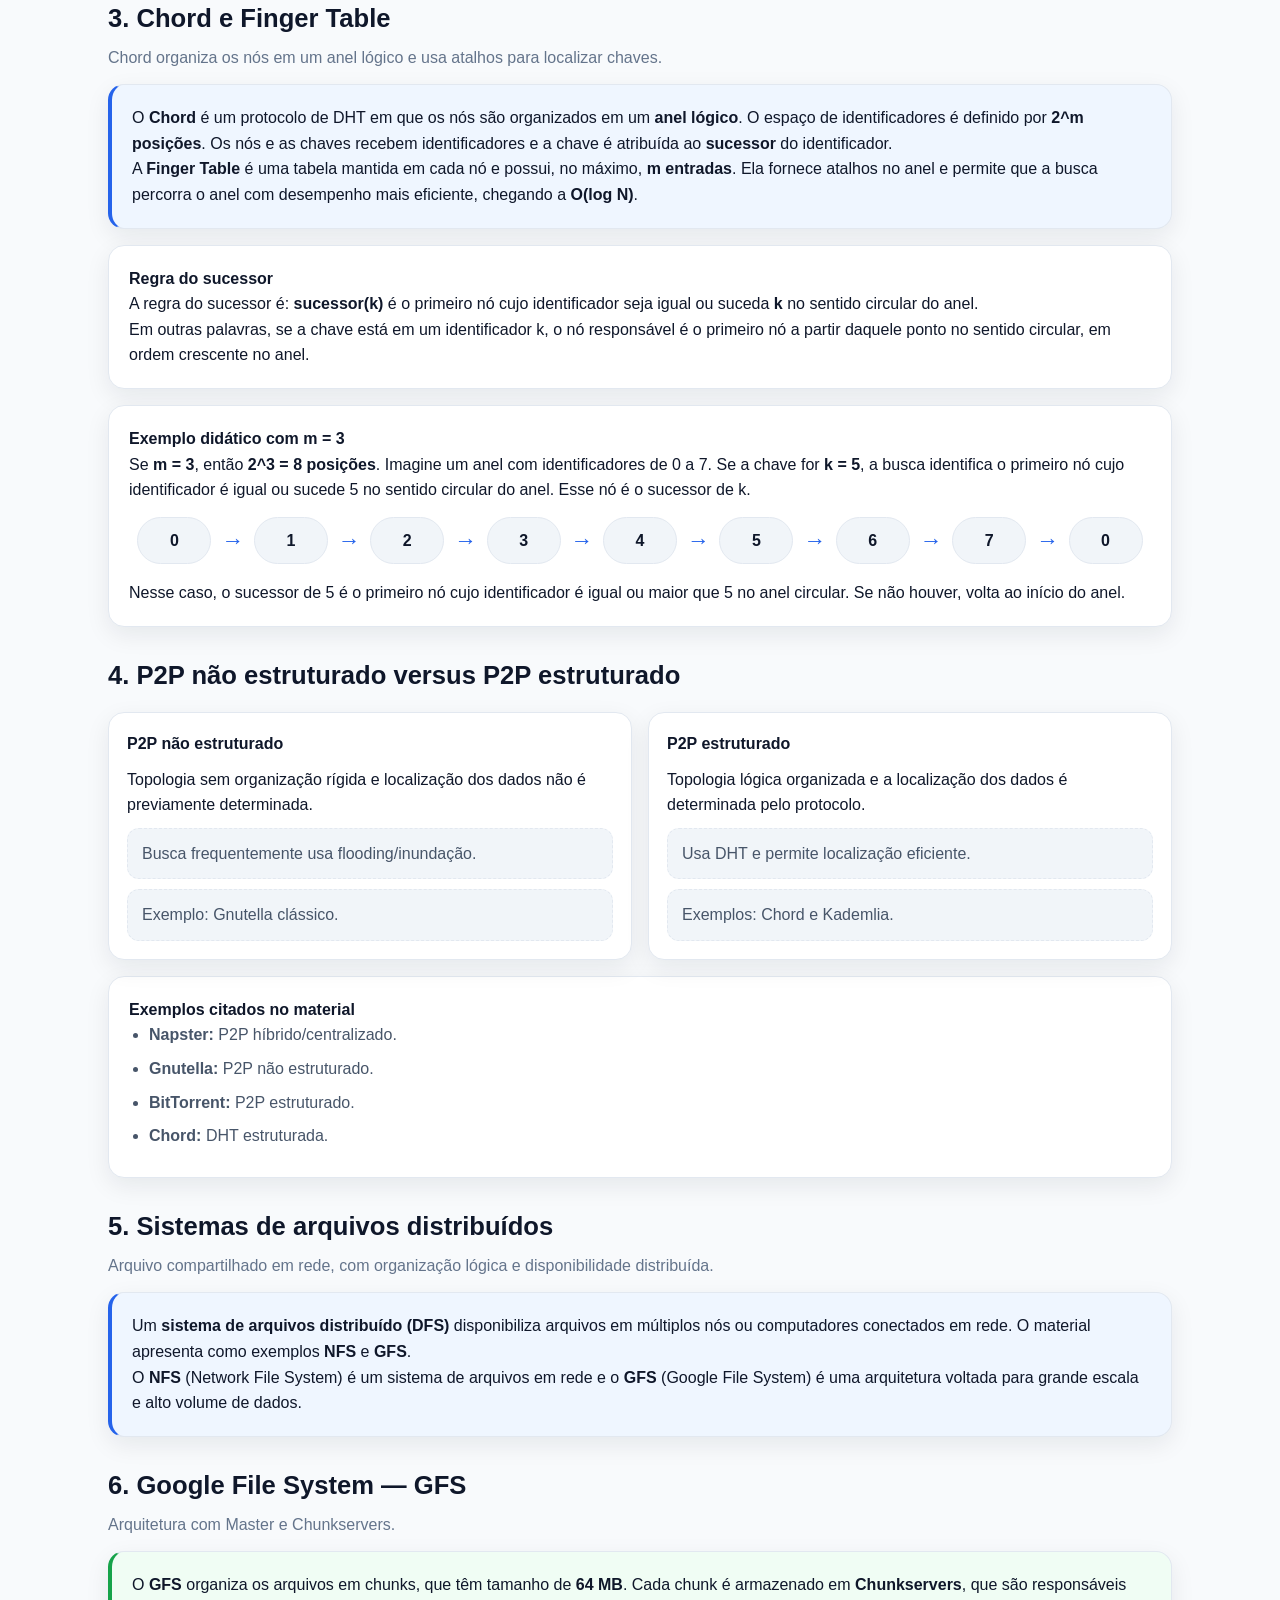
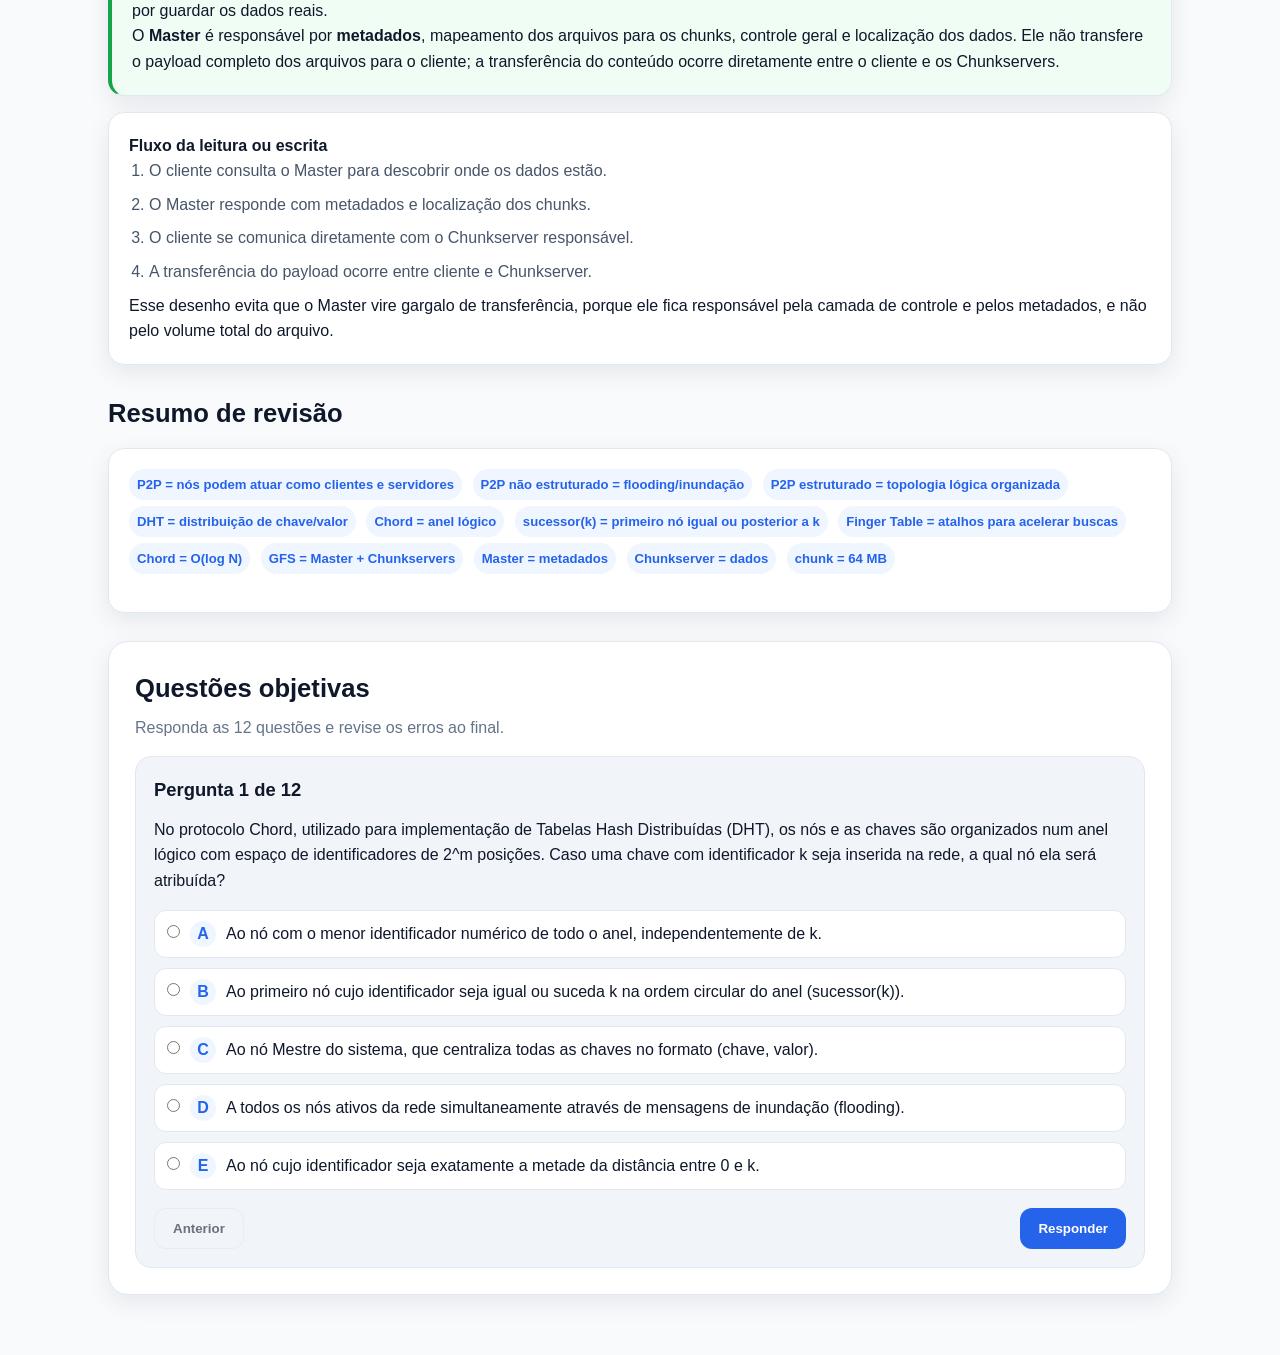
<file: modulo/modulo03.html>
<!DOCTYPE html>
<html lang="pt-BR" data-theme="light">
<head>
  <meta charset="UTF-8" />
  <meta name="viewport" content="width=device-width, initial-scale=1.0" />
  <title>Módulo 3 — Redes Peer-to-Peer (P2P), Tabelas Hash Distribuídas (DHT) e Sistemas de Arquivos Distribuídos</title>
  <link rel="stylesheet" href="../css/style.css" />
  <style>
    :root {
      --bg-primary: #f8fafc;
      --bg-card: #ffffff;
      --bg-secondary: #f1f5f9;
      --text-primary: #0f172a;
      --text-secondary: #475569;
      --text-muted: #64748b;
      --primary-color: #2563eb;
      --primary-hover: #1d4ed8;
      --primary-light: #eff6ff;
      --success-color: #16a34a;
      --success-light: #f0fdf4;
      --warning-color: #d97706;
      --warning-light: #fffbeb;
      --danger-color: #dc2626;
      --danger-light: #fef2f2;
      --border-color: #e2e8f0;
      --radius-md: 16px;
      --radius-sm: 10px;
      --shadow-md: 0 8px 24px rgba(15, 23, 42, 0.08);
    }

    [data-theme="dark"] {
      --bg-primary: #0f172a;
      --bg-card: #111827;
      --bg-secondary: #1f2937;
      --text-primary: #f8fafc;
      --text-secondary: #cbd5e1;
      --text-muted: #94a3b8;
      --primary-color: #60a5fa;
      --primary-hover: #93c5fd;
      --primary-light: rgba(96, 165, 250, 0.12);
      --success-color: #4ade80;
      --success-light: rgba(74, 222, 128, 0.12);
      --warning-color: #fbbf24;
      --warning-light: rgba(251, 191, 36, 0.08);
      --danger-color: #f87171;
      --danger-light: rgba(248, 113, 113, 0.12);
      --border-color: #334155;
      --shadow-md: 0 8px 24px rgba(15, 23, 42, 0.45);
    }

    * { box-sizing: border-box; }

    body {
      margin: 0;
      font-family: Arial, Helvetica, sans-serif;
      background: var(--bg-primary);
      color: var(--text-primary);
      line-height: 1.6;
      transition: background 0.3s ease, color 0.3s ease;
    }

    a { color: inherit; }

    .module-wrap {
      max-width: 1100px;
      margin: 0 auto;
      padding: 24px 18px 60px;
    }

    .main-header {
      background: var(--bg-card);
      border-bottom: 1px solid var(--border-color);
      box-shadow: var(--shadow-md);
      position: sticky;
      top: 0;
      z-index: 20;
    }

    .header-inner {
      max-width: 1100px;
      margin: 0 auto;
      padding: 14px 18px;
      display: flex;
      justify-content: space-between;
      align-items: center;
      gap: 16px;
    }

    .brand {
      display: flex;
      align-items: center;
      gap: 12px;
      min-width: 0;
    }

    .back-link {
      display: inline-flex;
      align-items: center;
      text-decoration: none;
      color: var(--primary-color);
      font-weight: 700;
      background: var(--primary-light);
      border-radius: 999px;
      padding: 8px 12px;
      border: 1px solid transparent;
    }

    .brand-info { min-width: 0; }
    .brand-info h1 {
      margin: 0;
      font-size: clamp(1.2rem, 2vw, 1.8rem);
      line-height: 1.2;
    }
    .brand-info p {
      margin: 4px 0 0;
      color: var(--text-muted);
      font-size: 0.9rem;
    }

    .theme-toggle {
      width: 42px;
      height: 42px;
      border-radius: 50%;
      border: 1px solid var(--border-color);
      background: var(--bg-secondary);
      color: var(--text-primary);
      cursor: pointer;
      font-size: 1.2rem;
    }

    .hero {
      background: linear-gradient(135deg, var(--bg-card), var(--bg-secondary));
      border: 1px solid var(--border-color);
      border-radius: 20px;
      padding: 26px;
      margin-top: 22px;
      box-shadow: var(--shadow-md);
    }

    .eyebrow {
      display: inline-block;
      background: var(--primary-light);
      color: var(--primary-color);
      font-size: 0.8rem;
      font-weight: 700;
      border-radius: 999px;
      padding: 6px 10px;
      letter-spacing: 0.08em;
      text-transform: uppercase;
    }

    .hero h2 {
      margin: 14px 0 12px;
      font-size: clamp(1.8rem, 3vw, 2.6rem);
    }

    .hero p {
      color: var(--text-secondary);
      margin: 0;
      max-width: 820px;
    }

    .grid-two {
      display: grid;
      grid-template-columns: 1.1fr 0.9fr;
      gap: 18px;
      margin-top: 20px;
    }

    .card {
      background: var(--bg-card);
      border: 1px solid var(--border-color);
      border-radius: var(--radius-md);
      padding: 20px;
      box-shadow: var(--shadow-md);
    }

    .card h3 {
      margin: 0 0 14px;
      font-size: 1.2rem;
    }

    .objective-list,
    .simple-list {
      margin: 0;
      padding-left: 20px;
      color: var(--text-secondary);
    }

    .objective-list li,
    .simple-list li {
      margin-bottom: 8px;
    }

    .mini-stat {
      display: grid;
      grid-template-columns: repeat(2, minmax(120px, 1fr));
      gap: 12px;
      margin-top: 10px;
    }

    .mini-stat .stat-box {
      background: var(--bg-secondary);
      border: 1px solid var(--border-color);
      border-radius: 12px;
      padding: 12px;
      text-align: center;
    }

    .stat-box strong {
      display: block;
      font-size: 1.3rem;
      color: var(--primary-color);
    }

    section {
      margin-top: 28px;
    }

    .section-head {
      margin-bottom: 14px;
    }

    .section-head h3 {
      margin: 0 0 6px;
      font-size: clamp(1.6rem, 2vw, 2rem);
    }

    .section-head p {
      margin: 0;
      color: var(--text-muted);
    }

    .highlight {
      border-left: 4px solid var(--primary-color);
      background: var(--primary-light);
    }

    .warning {
      border-left: 4px solid var(--warning-color);
      background: var(--warning-light);
    }

    .success-box {
      border-left: 4px solid var(--success-color);
      background: var(--success-light);
    }

    .compare-grid {
      display: grid;
      grid-template-columns: repeat(auto-fit, minmax(220px, 1fr));
      gap: 16px;
      margin-top: 16px;
    }

    .compare-card {
      background: var(--bg-card);
      border: 1px solid var(--border-color);
      border-radius: var(--radius-md);
      padding: 18px;
      box-shadow: var(--shadow-md);
    }

    .compare-card h4 {
      margin: 0 0 10px;
      color: var(--text-primary);
    }

    .mini-box {
      padding: 12px 14px;
      border-radius: 12px;
      background: var(--bg-secondary);
      border: 1px dashed var(--border-color);
      margin-top: 10px;
      color: var(--text-secondary);
    }

    .ring {
      display: flex;
      flex-wrap: wrap;
      align-items: center;
      justify-content: center;
      gap: 10px;
      margin-top: 14px;
      color: var(--text-primary);
    }

    .ring-node {
      background: var(--bg-secondary);
      border: 1px solid var(--border-color);
      padding: 10px 14px;
      border-radius: 999px;
      font-weight: 700;
      min-width: 74px;
      text-align: center;
    }

    .ring-arrow {
      color: var(--primary-color);
      font-size: 1.4rem;
      font-weight: 700;
    }

    table {
      width: 100%;
      border-collapse: collapse;
      background: var(--bg-card);
      border: 1px solid var(--border-color);
      border-radius: 12px;
      overflow: hidden;
    }

    th, td {
      padding: 12px 14px;
      border-bottom: 1px solid var(--border-color);
      text-align: left;
      vertical-align: top;
      color: var(--text-secondary);
    }

    th {
      background: var(--bg-secondary);
      color: var(--text-primary);
      font-weight: 700;
    }

    .table-wrap {
      overflow-x: auto;
      margin-top: 14px;
    }

    .callout {
      margin-top: 18px;
      padding: 14px 16px;
      border-radius: 14px;
      background: var(--warning-light);
      border: 1px solid rgba(217, 119, 6, 0.4);
    }

    .callout strong {
      color: var(--warning-color);
      display: block;
      margin-bottom: 6px;
    }

    .quiz-box {
      background: var(--bg-card);
      border: 1px solid var(--border-color);
      border-radius: 20px;
      padding: 26px;
      box-shadow: var(--shadow-md);
    }

    .question-card {
      background: var(--bg-secondary);
      border: 1px solid var(--border-color);
      border-radius: 16px;
      padding: 18px;
      margin-top: 16px;
    }

    .question-card h4 {
      margin: 0 0 12px;
      font-size: 1.15rem;
    }

    .options {
      display: grid;
      gap: 10px;
      margin-top: 12px;
    }

    .option-label {
      display: flex;
      align-items: flex-start;
      gap: 10px;
      padding: 10px 12px;
      border: 1px solid var(--border-color);
      border-radius: 12px;
      background: var(--bg-card);
      cursor: pointer;
      transition: border-color 0.2s ease, background 0.2s ease;
      color: var(--text-primary);
    }

    .option-label:hover {
      border-color: var(--primary-color);
      background: var(--primary-light);
    }

    .option-label input {
      margin-top: 4px;
      accent-color: var(--primary-color);
    }

    .option-letter {
      min-width: 26px;
      height: 26px;
      border-radius: 50%;
      background: var(--primary-light);
      color: var(--primary-color);
      display: inline-flex;
      align-items: center;
      justify-content: center;
      font-weight: 700;
    }

    .answer-result {
      margin-top: 16px;
      padding: 14px 16px;
      border-radius: 12px;
      display: none;
    }

    .answer-result.visible {
      display: block;
    }

    .answer-result.correct {
      background: var(--success-light);
      border: 1px solid rgba(22, 163, 74, 0.3);
      color: var(--text-primary);
    }

    .answer-result.incorrect {
      background: var(--danger-light);
      border: 1px solid rgba(220, 38, 38, 0.3);
      color: var(--text-primary);
    }

    .nav-buttons {
      display: flex;
      justify-content: space-between;
      gap: 12px;
      margin-top: 18px;
      flex-wrap: wrap;
    }

    .button {
      border: none;
      border-radius: 12px;
      padding: 12px 18px;
      font-weight: 700;
      cursor: pointer;
      transition: transform 0.2s ease, opacity 0.2s ease;
      color: white;
      background: var(--primary-color);
    }

    .button.secondary {
      background: var(--bg-secondary);
      color: var(--text-primary);
      border: 1px solid var(--border-color);
    }

    .button:hover {
      transform: translateY(-1px);
    }

    .button:disabled {
      opacity: 0.6;
      cursor: not-allowed;
      transform: none;
    }

    .score-panel {
      display: none;
      background: var(--bg-card);
      border: 1px solid var(--border-color);
      border-radius: 18px;
      padding: 22px;
      margin-top: 22px;
      box-shadow: var(--shadow-md);
    }

    .score-panel.visible {
      display: block;
    }

    .score-panel h3 {
      margin: 0 0 10px;
    }

    .review-errors {
      display: none;
      background: var(--bg-card);
      border: 1px solid var(--border-color);
      border-radius: 18px;
      padding: 22px;
      margin-top: 22px;
      box-shadow: var(--shadow-md);
    }

    .review-errors.visible {
      display: block;
    }

    .review-item {
      border: 1px solid var(--border-color);
      border-radius: 12px;
      padding: 14px 16px;
      background: var(--bg-secondary);
      margin-top: 14px;
    }

    .review-item p {
      margin: 8px 0;
      color: var(--text-secondary);
    }

    .keyword {
      display: inline-block;
      background: var(--primary-light);
      color: var(--primary-color);
      border-radius: 999px;
      padding: 5px 8px;
      font-size: 0.82rem;
      font-weight: 700;
      margin-right: 6px;
      margin-bottom: 6px;
    }

    @media (max-width: 768px) {
      .grid-two {
        grid-template-columns: 1fr;
      }
    }

    @media (max-width: 540px) {
      .header-inner {
        align-items: flex-start;
        flex-wrap: wrap;
      }

      .mini-stat {
        grid-template-columns: 1fr 1fr;
      }

      .quiz-box,
      .card,
      .hero {
        padding: 16px;
      }
    }
  </style>
</head>
<body>
  <header class="main-header">
    <div class="header-inner">
      <div class="brand">
        <a class="back-link" href="../index.html">← Voltar ao curso</a>
        <div class="brand-info">
          <h1>Módulo 3</h1>
          <p>Redes Peer-to-Peer (P2P), Tabelas Hash Distribuídas (DHT) e Sistemas de Arquivos Distribuídos</p>
        </div>
      </div>
      <button class="theme-toggle" id="themeToggle" aria-label="Alternar modo escuro">🌙</button>
    </div>
  </header>

  <main class="module-wrap" data-module="3">
    <section class="hero">
      <span class="eyebrow">Sistemas Distribuídos</span>
      <h2>Redes Peer-to-Peer (P2P), Tabelas Hash Distribuídas (DHT) e Sistemas de Arquivos Distribuídos</h2>
      <p>
        Este módulo explora arquiteturas P2P, organização de dados em redes distribuídas, a noção de tabelas hash distribuídas,
        o protocolo Chord e a estrutura de sistemas de arquivos distribuídos como o GFS. O foco está em como a rede organiza
        a localização dos dados, como os nós cooperam e como a transferência de conteúdo é separada do controle de metadados.
      </p>
    </section>

    <div class="grid-two">
      <section class="card">
        <h3>Objetivos de aprendizagem</h3>
        <ul class="objective-list">
          <li>Compreender arquiteturas Peer-to-Peer e suas diferenças de organização.</li>
          <li>Entender a ideia de tabelas hash distribuídas (DHT).</li>
          <li>Identificar o funcionamento do Chord e da regra do sucessor.</li>
          <li>Reconhecer a importância da Finger Table e da busca em O(log N).</li>
          <li>Comparar redes P2P não estruturadas e estruturadas.</li>
          <li>Entender sistemas de arquivos distribuídos, como NFS e GFS.</li>
          <li>Conhecer a função do Master, dos Chunkservers e dos chunks de 64 MB.</li>
        </ul>
      </section>

      <section class="card">
        <h3>Resumo rápido</h3>
        <div class="mini-stat">
          <div class="stat-box"><strong>P2P</strong><span>nós podem ser clientes e servidores</span></div>
          <div class="stat-box"><strong>DHT</strong><span>chave e valor distribuídos</span></div>
          <div class="stat-box"><strong>Chord</strong><span>anel lógico</span></div>
          <div class="stat-box"><strong>GFS</strong><span>Master + Chunkservers</span></div>
        </div>
      </section>
    </div>

    <section>
      <div class="section-head">
        <h3>1. Redes Peer-to-Peer estruturadas</h3>
        <p>A organização da rede e da localização dos dados segue um protocolo ou algoritmo matemático.</p>
      </div>

      <div class="card highlight">
        <p>
          Uma <strong>rede Peer-to-Peer (P2P) estruturada</strong> organiza a topologia da rede e a localização dos dados segundo um protocolo
          ou algoritmo matemático, como uma DHT. Nesse modelo, a busca é mais eficiente porque a rede não depende apenas de inundação ou descoberta cega.
        </p>
        <p>
          A localização dos dados é organizada, o mapeamento dos recursos é definido e a busca pode ser direcionada com menor custo. Exemplos citados no material incluem <strong>Chord</strong> e <strong>Kademlia</strong>.
        </p>
      </div>

      <div class="card" style="margin-top: 16px;">
        <h4>Diferença em relação ao P2P não estruturado</h4>
        <p>
          Em um P2P não estruturado, a topologia não é rígida e a localização dos dados não é previamente determinada. A busca frequentemente usa flooding/inundação. Em contraste, em um P2P estruturado, a topologia lógica é organizada e os dados possuem localização determinada pelo protocolo.
        </p>
      </div>
    </section>

    <section>
      <div class="section-head">
        <h3>2. Tabela Hash Distribuída — DHT</h3>
        <p>Uma tabela hash convencional, mas distribuída entre vários nós.</p>
      </div>

      <div class="card warning">
        <p>
          Uma <strong>DHT (Tabela Hash Distribuída)</strong> fornece um serviço semelhante a uma tabela hash tradicional, porém distribuído entre diversos nós. A ideia central é manter pares do tipo <strong>(chave, valor)</strong> e distribuir a responsabilidade de armazenamento das chaves entre os nós da rede.
        </p>
        <p>
          A responsabilidade pela sua armazenagem é compartilhada pela rede. Em termos práticos, a associação entre um valor e um nó costuma ser tratada com base em um hash da chave ou do recurso, por exemplo: <strong>hash de um arquivo → nó responsável pelo armazenamento</strong>.
        </p>
      </div>
    </section>

    <section>
      <div class="section-head">
        <h3>3. Chord e Finger Table</h3>
        <p>Chord organiza os nós em um anel lógico e usa atalhos para localizar chaves.</p>
      </div>

      <div class="card highlight">
        <p>
          O <strong>Chord</strong> é um protocolo de DHT em que os nós são organizados em um <strong>anel lógico</strong>.
          O espaço de identificadores é definido por <strong>2^m posições</strong>. Os nós e as chaves recebem identificadores e a chave é atribuída ao <strong>sucessor</strong> do identificador.
        </p>
        <p>
          A <strong>Finger Table</strong> é uma tabela mantida em cada nó e possui, no máximo, <strong>m entradas</strong>. Ela fornece atalhos no anel e permite que a busca percorra o anel com desempenho mais eficiente, chegando a <strong>O(log N)</strong>.
        </p>
      </div>

      <div class="card" style="margin-top: 16px;">
        <h4>Regra do sucessor</h4>
        <p>
          A regra do sucessor é: <strong>sucessor(k)</strong> é o primeiro nó cujo identificador seja igual ou suceda <strong>k</strong> no sentido circular do anel.
        </p>
        <p>
          Em outras palavras, se a chave está em um identificador k, o nó responsável é o primeiro nó a partir daquele ponto no sentido circular, em ordem crescente no anel.
        </p>
      </div>

      <div class="card" style="margin-top: 16px;">
        <h4>Exemplo didático com m = 3</h4>
        <p>Se <strong>m = 3</strong>, então <strong>2^3 = 8 posições</strong>. Imagine um anel com identificadores de 0 a 7. Se a chave for <strong>k = 5</strong>, a busca identifica o primeiro nó cujo identificador é igual ou sucede 5 no sentido circular do anel. Esse nó é o sucessor de k.</p>
        <div class="ring">
          <div class="ring-node">0</div>
          <div class="ring-arrow">→</div>
          <div class="ring-node">1</div>
          <div class="ring-arrow">→</div>
          <div class="ring-node">2</div>
          <div class="ring-arrow">→</div>
          <div class="ring-node">3</div>
          <div class="ring-arrow">→</div>
          <div class="ring-node">4</div>
          <div class="ring-arrow">→</div>
          <div class="ring-node">5</div>
          <div class="ring-arrow">→</div>
          <div class="ring-node">6</div>
          <div class="ring-arrow">→</div>
          <div class="ring-node">7</div>
          <div class="ring-arrow">→</div>
          <div class="ring-node">0</div>
        </div>
        <p style="margin-top:16px;">Nesse caso, o sucessor de 5 é o primeiro nó cujo identificador é igual ou maior que 5 no anel circular. Se não houver, volta ao início do anel.</p>
      </div>
    </section>

    <section>
      <div class="section-head">
        <h3>4. P2P não estruturado versus P2P estruturado</h3>
      </div>

      <div class="compare-grid">
        <div class="compare-card">
          <h4>P2P não estruturado</h4>
          <p>Topologia sem organização rígida e localização dos dados não é previamente determinada.</p>
          <div class="mini-box">Busca frequentemente usa flooding/inundação.</div>
          <div class="mini-box">Exemplo: Gnutella clássico.</div>
        </div>
        <div class="compare-card">
          <h4>P2P estruturado</h4>
          <p>Topologia lógica organizada e a localização dos dados é determinada pelo protocolo.</p>
          <div class="mini-box">Usa DHT e permite localização eficiente.</div>
          <div class="mini-box">Exemplos: Chord e Kademlia.</div>
        </div>
      </div>

      <div class="card" style="margin-top: 16px;">
        <h4>Exemplos citados no material</h4>
        <ul class="simple-list">
          <li><strong>Napster:</strong> P2P híbrido/centralizado.</li>
          <li><strong>Gnutella:</strong> P2P não estruturado.</li>
          <li><strong>BitTorrent:</strong> P2P estruturado.</li>
          <li><strong>Chord:</strong> DHT estruturada.</li>
        </ul>
      </div>
    </section>

    <section>
      <div class="section-head">
        <h3>5. Sistemas de arquivos distribuídos</h3>
        <p>Arquivo compartilhado em rede, com organização lógica e disponibilidade distribuída.</p>
      </div>

      <div class="card highlight">
        <p>
          Um <strong>sistema de arquivos distribuído (DFS)</strong> disponibiliza arquivos em múltiplos nós ou computadores conectados em rede.
          O material apresenta como exemplos <strong>NFS</strong> e <strong>GFS</strong>.
        </p>
        <p>
          O <strong>NFS</strong> (Network File System) é um sistema de arquivos em rede e o <strong>GFS</strong> (Google File System) é uma arquitetura voltada para grande escala e alto volume de dados.
        </p>
      </div>
    </section>

    <section>
      <div class="section-head">
        <h3>6. Google File System — GFS</h3>
        <p>Arquitetura com Master e Chunkservers.</p>
      </div>

      <div class="card success-box">
        <p>
          O <strong>GFS</strong> organiza os arquivos em chunks, que têm tamanho de <strong>64 MB</strong>. Cada chunk é armazenado em <strong>Chunkservers</strong>, que são responsáveis por guardar os dados reais.
        </p>
        <p>
          O <strong>Master</strong> é responsável por <strong>metadados</strong>, mapeamento dos arquivos para os chunks, controle geral e localização dos dados. Ele não transfere o payload completo dos arquivos para o cliente; a transferência do conteúdo ocorre diretamente entre o cliente e os Chunkservers.
        </p>
      </div>

      <div class="card" style="margin-top: 16px;">
        <h4>Fluxo da leitura ou escrita</h4>
        <ol class="simple-list">
          <li>O cliente consulta o Master para descobrir onde os dados estão.</li>
          <li>O Master responde com metadados e localização dos chunks.</li>
          <li>O cliente se comunica diretamente com o Chunkserver responsável.</li>
          <li>A transferência do payload ocorre entre cliente e Chunkserver.</li>
        </ol>
        <p>
          Esse desenho evita que o Master vire gargalo de transferência, porque ele fica responsável pela camada de controle e pelos metadados, e não pelo volume total do arquivo.
        </p>
      </div>
    </section>

    <section>
      <div class="section-head">
        <h3>Resumo de revisão</h3>
      </div>
      <div class="card">
        <div style="margin-bottom:12px;">
          <span class="keyword">P2P = nós podem atuar como clientes e servidores</span>
          <span class="keyword">P2P não estruturado = flooding/inundação</span>
          <span class="keyword">P2P estruturado = topologia lógica organizada</span>
          <span class="keyword">DHT = distribuição de chave/valor</span>
          <span class="keyword">Chord = anel lógico</span>
          <span class="keyword">sucessor(k) = primeiro nó igual ou posterior a k</span>
          <span class="keyword">Finger Table = atalhos para acelerar buscas</span>
          <span class="keyword">Chord = O(log N)</span>
          <span class="keyword">GFS = Master + Chunkservers</span>
          <span class="keyword">Master = metadados</span>
          <span class="keyword">Chunkserver = dados</span>
          <span class="keyword">chunk = 64 MB</span>
        </div>
      </div>
    </section>

    <section class="quiz-box" id="quizSection">
      <div class="section-head">
        <h3>Questões objetivas</h3>
        <p>Responda as 12 questões e revise os erros ao final.</p>
      </div>

      <div id="quizContainer"></div>
      <div id="scorePanel" class="score-panel"></div>
      <div id="reviewErrors" class="review-errors"></div>
    </section>
  </main>

  <script>
    const quizQuestions = [
      {
        question: 'No protocolo Chord, utilizado para implementação de Tabelas Hash Distribuídas (DHT), os nós e as chaves são organizados num anel lógico com espaço de identificadores de 2^m posições. Caso uma chave com identificador k seja inserida na rede, a qual nó ela será atribuída?',
        options: [
          'Ao nó com o menor identificador numérico de todo o anel, independentemente de k.',
          'Ao primeiro nó cujo identificador seja igual ou suceda k na ordem circular do anel (sucessor(k)).',
          'Ao nó Mestre do sistema, que centraliza todas as chaves no formato (chave, valor).',
          'A todos os nós ativos da rede simultaneamente através de mensagens de inundação (flooding).',
          'Ao nó cujo identificador seja exatamente a metade da distância entre 0 e k.'
        ],
        answer: 1,
        explanation: 'Em Chord, a chave é atribuída ao sucessor(k): o primeiro nó cujo identificador é igual ou sucede k no anel circular.',
        concept: 'Chord / sucessor(k)'
      },
      {
        question: 'Para evitar que a busca por um dado num anel Chord de N nós tenha complexidade linear O(N), o protocolo utiliza uma estrutura de dados em cada nó chamada Finger Table. Qual é o impacto direto do uso da Finger Table no processo de consulta?',
        options: [
          'Permite realizar buscas por inundação em todos os nós da rede em tempo constante O(1).',
          'Armazena cópias completas de todos os arquivos do sistema na memória RAM do cliente.',
          'Permite dar saltos pelo anel, reduzindo a complexidade de localização de qualquer chave para O(log N).',
          'Garante que a troca de contexto entre processos ocorra sem overhead.',
          'Elimina a necessidade de utilizar funções de hashing.'
        ],
        answer: 2,
        explanation: 'A Finger Table fornece atalhos no anel e permite localizar a chave com complexidade O(log N).',
        concept: 'Finger Table / complexidade O(log N)'
      },
      {
        question: 'Em relação às arquiteturas Peer-to-Peer (P2P), uma rede não estruturada, como o protocolo Gnutella clássico, diferencia-se de uma rede estruturada baseada em DHT principalmente porque:',
        options: [
          'Redes não estruturadas utilizam obrigatoriamente um servidor central.',
          'Redes não estruturadas não mantêm uma topologia rígida nem um mapeamento exato de dados, recorrendo frequentemente a flooding.',
          'Redes estruturadas não conseguem localizar recursos presentes nos nós ativos.',
          'Redes não estruturadas possuem complexidade garantida de O(log N).',
          'Redes estruturadas não permitem compartilhamento simultâneo.'
        ],
        answer: 1,
        explanation: 'P2P não estruturado não organiza rigidamente a rede nem a localização dos dados; a busca geralmente usa flooding.',
        concept: 'P2P não estruturado'
      },
      {
        question: 'No Google File System (GFS), os arquivos são divididos em blocos chamados chunks. A respeito da arquitetura do GFS, assinale a opção correta:',
        options: [
          'O Master transfere diretamente todo o conteúdo dos arquivos para os clientes.',
          'O tamanho padrão do chunk é 64 KB.',
          'O Master armazena metadados, enquanto a leitura e escrita do payload ocorre diretamente entre cliente e Chunkservers.',
          'Todos os Chunkservers executam o escalonador de longo prazo.',
          'O GFS não suporta replicação de blocos.'
        ],
        answer: 2,
        explanation: 'No GFS, o Master cuida dos metadados e o cliente troca o payload diretamente com os Chunkservers.',
        concept: 'GFS / Master / Chunkserver'
      },
      {
        question: 'Qual afirmação descreve corretamente a natureza de uma DHT?',
        options: [
          'É uma arquitetura centralizada que usa um nó mestre para armazenar todos os dados.',
          'É uma tabela hash tradicional replicada em um único computador para tornar a busca mais rápida.',
          'É um serviço de chave/valor distribuído entre vários nós da rede.',
          'É a mesma coisa que um sistema de arquivos com chunks de 64 MB.',
          'É a estrutura usada para implementar a camada TCP do transporte.'
        ],
        answer: 2,
        explanation: 'A DHT possui a ideia de chave e valor distribuídos entre os nós, funcionando como uma tabela hash em ambiente distribuído.',
        concept: 'DHT'
      },
      {
        question: 'Qual alternativa melhor expressa a diferença entre P2P estruturado e P2P não estruturado?',
        options: [
          'P2P não estruturado é sempre centralizado e usa um só servidor para o controle.',
          'P2P estruturado possui topologia lógica organizada e mapeamento de dados, enquanto o não estruturado não oferece essa organização rígida.',
          'P2P estruturado não usa hashes e não tem suporte para DHT.',
          'P2P não estruturado é impossível em redes distribuídas.',
          'As duas arquiteturas são idênticas e diferem apenas na linguagem de programação.'
        ],
        answer: 1,
        explanation: 'Na arquitetura estruturada, a localização desses dados é organizada, ao passo que no P2P não estruturado ela é menos previsível e frequentemente depende de flooding.',
        concept: 'P2P estruturado vs não estruturado'
      },
      {
        question: 'No modelo Chord, qual é a função principal da Finger Table?',
        options: [
          'Centralizar os metadados do sistema em um único nó.',
          'Definir a política de escalonamento da CPU em cada máquina.',
          'Fornecer atalhos para acelerar a busca no anel lógico.',
          'Armazenar todos os chunks de 64 MB em um único servidor.',
          'Substituir a regra do sucessor em qualquer operação.'
        ],
        answer: 2,
        explanation: 'A Finger Table contém atalhos que reduzem a distância percorrida para localizar uma chave no anel.',
        concept: 'Finger Table'
      },
      {
        question: 'Qual é a principal razão para o Master no GFS não transferir todo o conteúdo dos arquivos diretamente para os clientes?',
        options: [
          'Porque ele não é capaz de encaminhar dados em uma rede distribuída.',
          'Porque o Master deve apenas controlar metadados e não participar do fluxo de dados.',
          'Porque o Master foi substituído por um Chunkserver em todas as operações.',
          'Porque o tamanho do chunk em GFS é fixo em 1 MB.',
          'Porque as consultas do cliente sempre passam por DHT e não por Master.'
        ],
        answer: 1,
        explanation: 'A separação entre controle e dados é essencial: o Master cuida de metadados e o cliente acessa diretamente os Chunkservers.',
        concept: 'GFS / separação fluxo de controle e fluxo de dados'
      },
      {
        question: 'Qual é o papel do Chunkserver no GFS?',
        options: [
          'Armazenar e fornecer os dados reais dos chunks.',
          'Controlar a camada de transporte TCP da rede.',
          'Publicar a interface IDL dos clientes.',
          'Executar o algoritmo de hashing consistente aplicado ao cliente.',
          'Gerir a tabela de processos do servidor central.'
        ],
        answer: 0,
        explanation: 'Chunkservers armazenam os chunks e participam diretamente da transferência de dados entre cliente e servidor de arquivos.',
        concept: 'Chunkserver'
      },
      {
        question: 'Qual dos exemplos abaixo representa corretamente um caso de P2P híbrido ou centralizado, segundo o material?',
        options: [
          'Chord',
          'Napster',
          'Gnutella clássico',
          'Kademlia',
          'BitTorrent clássico sem servidor'
        ],
        answer: 1,
        explanation: 'Napster é citado como um exemplo de P2P híbrido/centralizado.',
        concept: 'Arquiteturas P2P'
      },
      {
        question: 'Em um anel Chord, qual interpretação correta da função sucessor(k) ?',
        options: [
          'É o nó mais distante do identificador k na rede.',
          'É o primeiro nó cujo identificador seja igual ou suceda k no sentido circular do anel.',
          'É o nó que contém todos os metadados do sistema.',
          'É o nó responsável por processar apenas o tráfego de controle e nunca o payload.',
          'É o nó que armazena a Finger Table exclusivamente para o cliente.'
        ],
        answer: 1,
        explanation: 'A regra do sucessor define exatamente o primeiro nó no sentido circular que assume a chave ou a segue no anel.',
        concept: 'sucessor(k)'
      },
      {
        question: 'Qual afirmar é correta sobre hashing consistente no contexto de uma DHT?',
        options: [
          'Ele centraliza todas as chaves em um único nó para evitar falhas.',
          'Ele permite distribuir chaves por nós de forma organizada, minimizando o impacto de mudanças na rede.',
          'Ele elimina a necessidade de Finger Table em qualquer protocolo.',
          'Ele substitui os metadados do GFS por chunks de 64 MB.',
          'Ele obriga que todos os nós façam flooding para localizar os dados.'
        ],
        answer: 1,
        explanation: 'Hashing consistente ajuda a mapear identificadores e chaves em um conjunto de nós, mantendo a organização do anel e a distribuição dos dados.',
        concept: 'Hashing consistente'
      },
    ];

    const quizContainer = document.getElementById('quizContainer');
    const scorePanel = document.getElementById('scorePanel');
    const reviewErrors = document.getElementById('reviewErrors');

    const state = {
      currentIndex: 0,
      selected: Array(quizQuestions.length).fill(null),
      results: Array(quizQuestions.length).fill(null),
      showingFeedback: false
    };

    function getLetter(index) {
      return String.fromCharCode(65 + index);
    }

    function renderQuestion() {
      const question = quizQuestions[state.currentIndex];
      const questionNumber = state.currentIndex + 1;
      const selected = state.selected[state.currentIndex];
      const result = state.results[state.currentIndex];
      const correctLetter = getLetter(question.answer);

      const optionsHtml = question.options.map((option, index) => {
        const checked = selected === index ? 'checked' : '';
        return `
          <label class="option-label">
            <input type="radio" name="q${state.currentIndex}" value="${index}" ${checked} />
            <span class="option-letter">${getLetter(index)}</span>
            <span>${option}</span>
          </label>
        `;
      }).join('');

      const feedbackHtml = state.showingFeedback && result !== null
        ? `
          <div class="answer-result visible ${result ? 'correct' : 'incorrect'}">
            <strong>${result ? 'Correto!' : 'Incorreto.'}</strong>
            <p><strong>Resposta correta:</strong> ${correctLetter}</p>
            <p><strong>Explicação:</strong> ${question.explanation}</p>
            <p><strong>Conceito avaliado:</strong> ${question.concept}</p>
          </div>
        `
        : '';

      quizContainer.innerHTML = `
        <div class="question-card">
          <h4>Pergunta ${questionNumber} de ${quizQuestions.length}</h4>
          <p>${question.question}</p>
          <div class="options">${optionsHtml}</div>
          ${feedbackHtml}
          <div class="nav-buttons">
            <button class="button secondary" type="button" id="prevQuestion" ${state.currentIndex === 0 ? 'disabled' : ''}>Anterior</button>
            <button class="button" type="button" id="nextQuestion">${state.showingFeedback ? (state.currentIndex === quizQuestions.length - 1 ? 'Finalizar quiz' : 'Próxima pergunta') : 'Responder'}</button>
          </div>
        </div>
      `;

      const optionInputs = quizContainer.querySelectorAll('input[type="radio"]');
      optionInputs.forEach(input => {
        input.addEventListener('change', event => {
          state.selected[state.currentIndex] = Number(event.target.value);
        });
      });

      document.getElementById('prevQuestion').addEventListener('click', () => {
        if (state.currentIndex > 0) {
          state.currentIndex -= 1;
          state.showingFeedback = state.results[state.currentIndex] !== null;
          renderQuestion();
        }
      });

      document.getElementById('nextQuestion').addEventListener('click', () => {
        if (!state.showingFeedback) {
          const current = state.selected[state.currentIndex];
          if (current === null || current === undefined) {
            alert('Selecione uma alternativa antes de responder.');
            return;
          }

          const isCorrect = current === question.answer;
          state.results[state.currentIndex] = isCorrect;
          state.showingFeedback = true;
          renderQuestion();
          return;
        }

        if (state.currentIndex < quizQuestions.length - 1) {
          state.currentIndex += 1;
          state.showingFeedback = state.results[state.currentIndex] !== null;
          renderQuestion();
        } else {
          showResults();
        }
      });
    }

    function showResults() {
      const total = quizQuestions.length;
      const correct = state.results.filter(Boolean).length;
      const errors = total - correct;
      const percent = Math.round((correct / total) * 100);
      const performance = percent >= 80 ? 'Excelente!' : percent >= 70 ? 'Bom desempenho!' : percent >= 50 ? 'Você está no caminho certo.' : 'Revise os conceitos principais do módulo.';

      scorePanel.classList.add('visible');
      scorePanel.innerHTML = `
        <h3>Resultado do quiz</h3>
        <p>Você acertou <strong>${correct}</strong> de <strong>${total}</strong> questões — <strong>${percent}%</strong>.</p>
        <p>Erros: <strong>${errors}</strong></p>
        <p><strong>${performance}</strong></p>
        <div class="nav-buttons" style="margin-top:16px;">
          <button class="button secondary" type="button" id="restartQuiz">Reiniciar quiz</button>
        </div>
      `;

      const wrongQuestions = quizQuestions.filter((q, index) => state.results[index] === false);

      if (wrongQuestions.length > 0) {
        reviewErrors.classList.add('visible');
        reviewErrors.innerHTML = `
          <h3>Revisão dos erros</h3>
          ${wrongQuestions.map((q, idx) => {
            const originalIndex = quizQuestions.indexOf(q);
            const selectedValue = state.selected[originalIndex];
            const selectedLetter = selectedValue === null ? '—' : getLetter(selectedValue);
            const correctLetter = getLetter(q.answer);
            return `
              <div class="review-item">
                <p><strong>Questão ${originalIndex + 1}</strong></p>
                <p><strong>Resposta selecionada:</strong> ${selectedLetter}</p>
                <p><strong>Resposta correta:</strong> ${correctLetter}</p>
                <p><strong>Explicação:</strong> ${q.explanation}</p>
              </div>
            `;
          }).join('')}
        `;
      } else {
        reviewErrors.classList.add('visible');
        reviewErrors.innerHTML = `
          <h3>Revisão dos erros</h3>
          <p>Parabéns! Você acertou todas as questões. Revise o resumo do módulo para reforçar os principais conceitos.</p>
        `;
      }

      quizContainer.innerHTML = '<p>Quiz concluído. Abaixo está sua pontuação e a revisão dos erros.</p>';

      document.getElementById('restartQuiz').addEventListener('click', () => {
        state.currentIndex = 0;
        state.selected = Array(quizQuestions.length).fill(null);
        state.results = Array(quizQuestions.length).fill(null);
        state.showingFeedback = false;
        scorePanel.classList.remove('visible');
        reviewErrors.classList.remove('visible');
        renderQuestion();
      });
    }

    renderQuestion();

    document.getElementById('themeToggle').addEventListener('click', () => {
      const root = document.documentElement;
      const currentTheme = root.getAttribute('data-theme');
      const newTheme = currentTheme === 'dark' ? 'light' : 'dark';
      root.setAttribute('data-theme', newTheme);
      localStorage.setItem('sd_theme_pref', newTheme);
      document.getElementById('themeToggle').textContent = newTheme === 'dark' ? '☀️' : '🌙';
    });

    const savedTheme = localStorage.getItem('sd_theme_pref') || 'light';
    document.documentElement.setAttribute('data-theme', savedTheme);
    document.getElementById('themeToggle').textContent = savedTheme === 'dark' ? '☀️' : '🌙';
  </script>
</body>
</html>
</file>
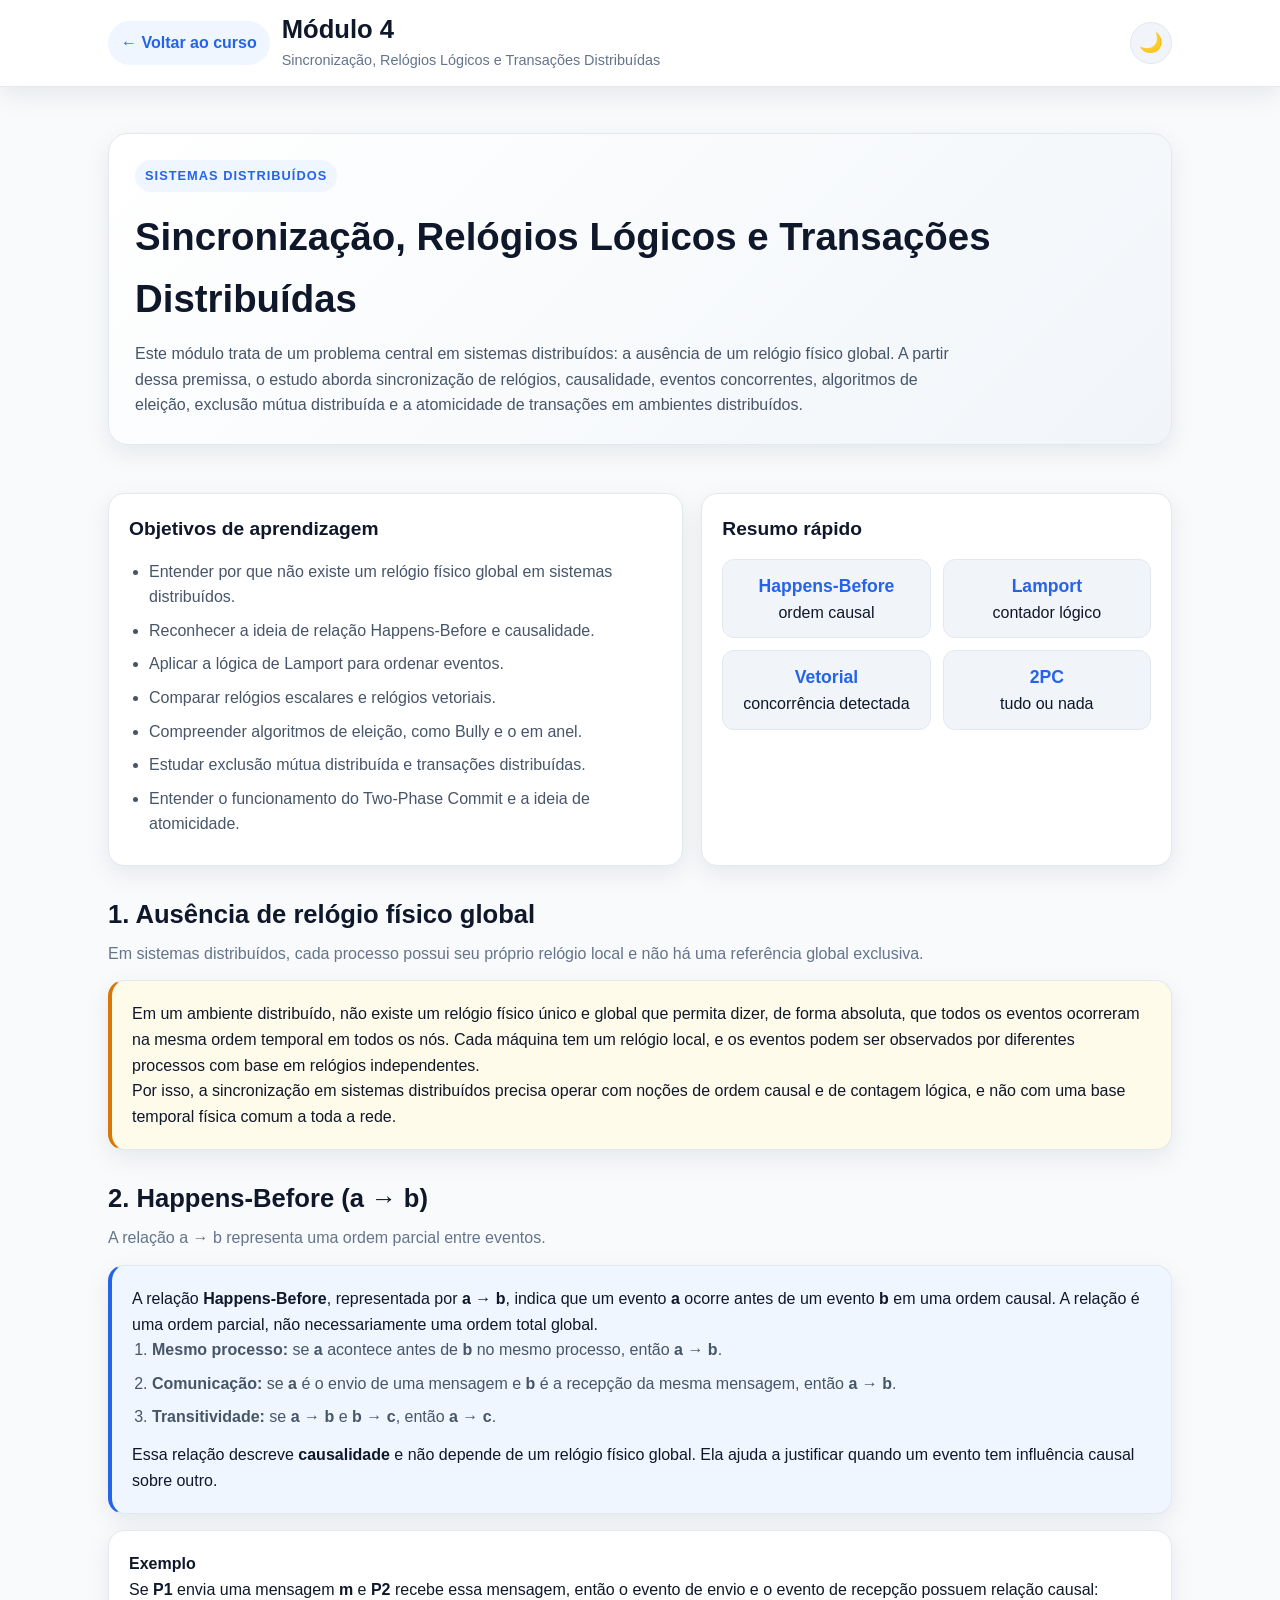
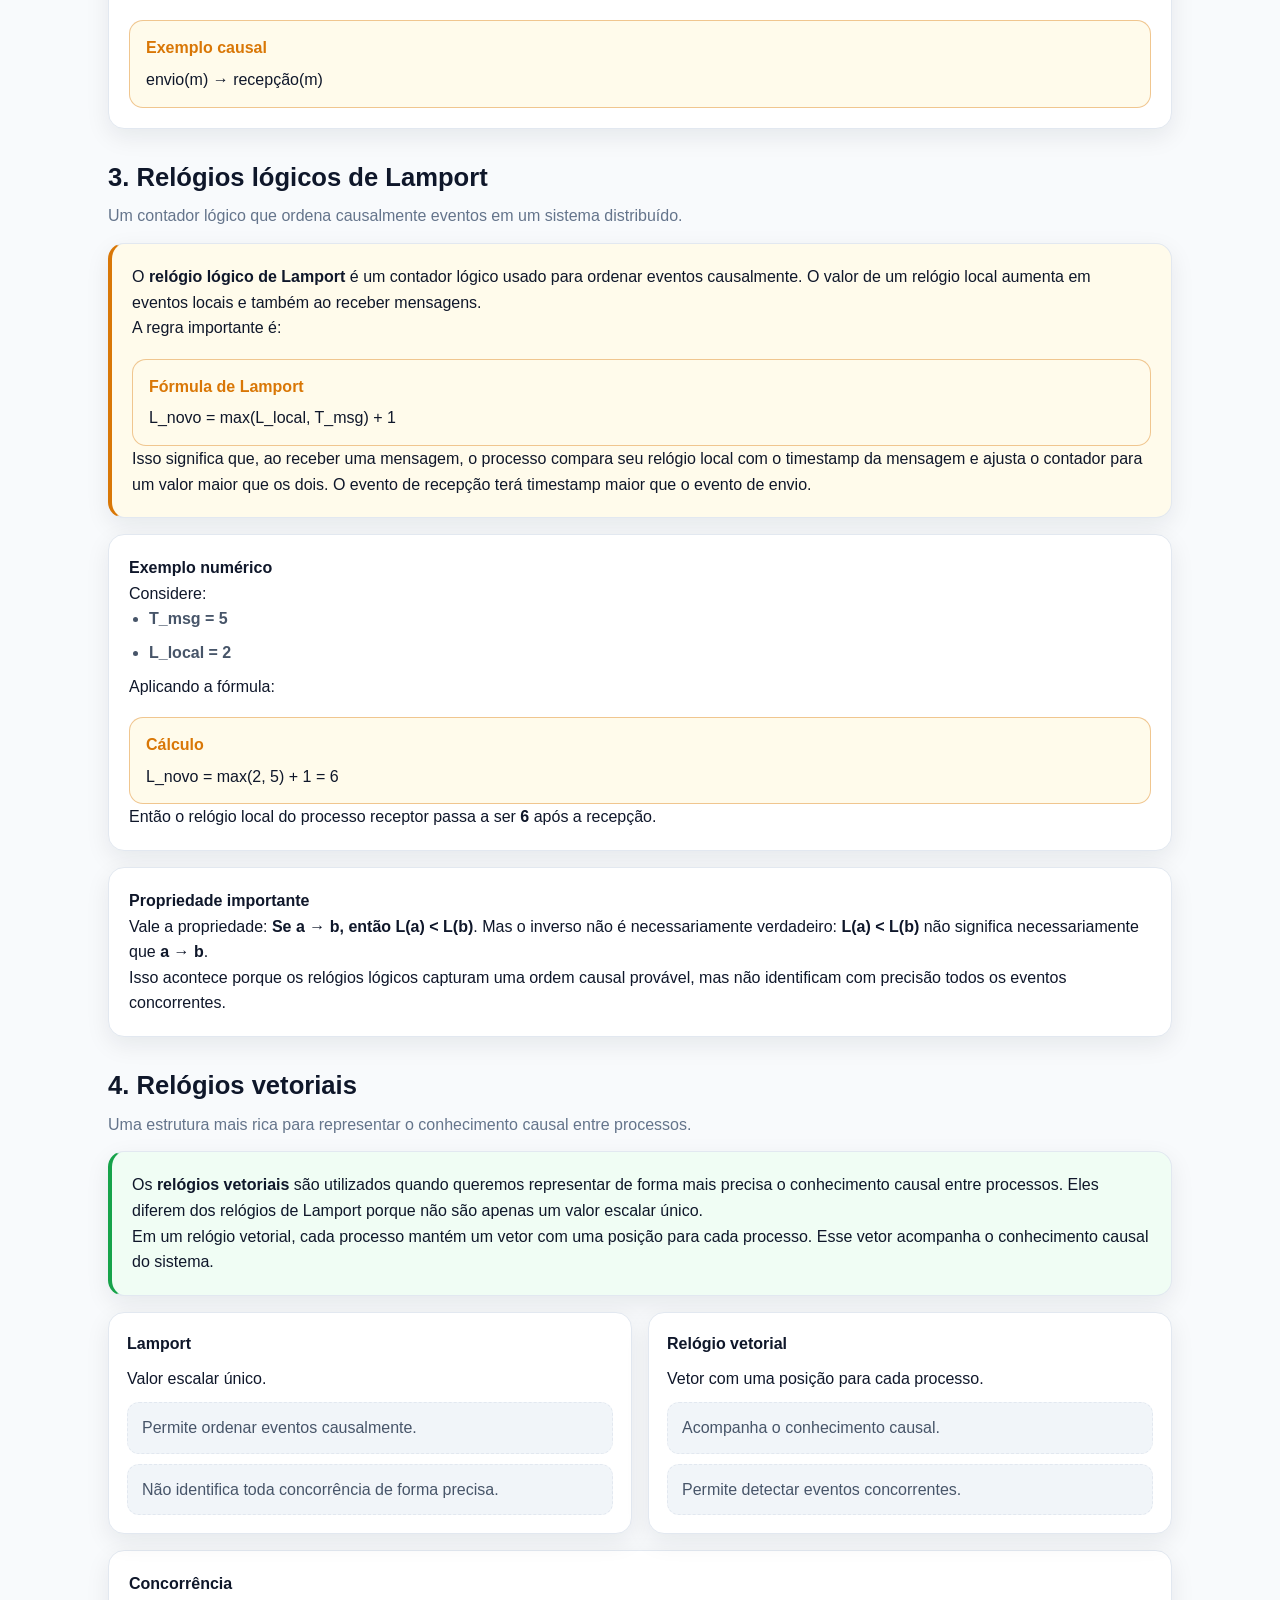
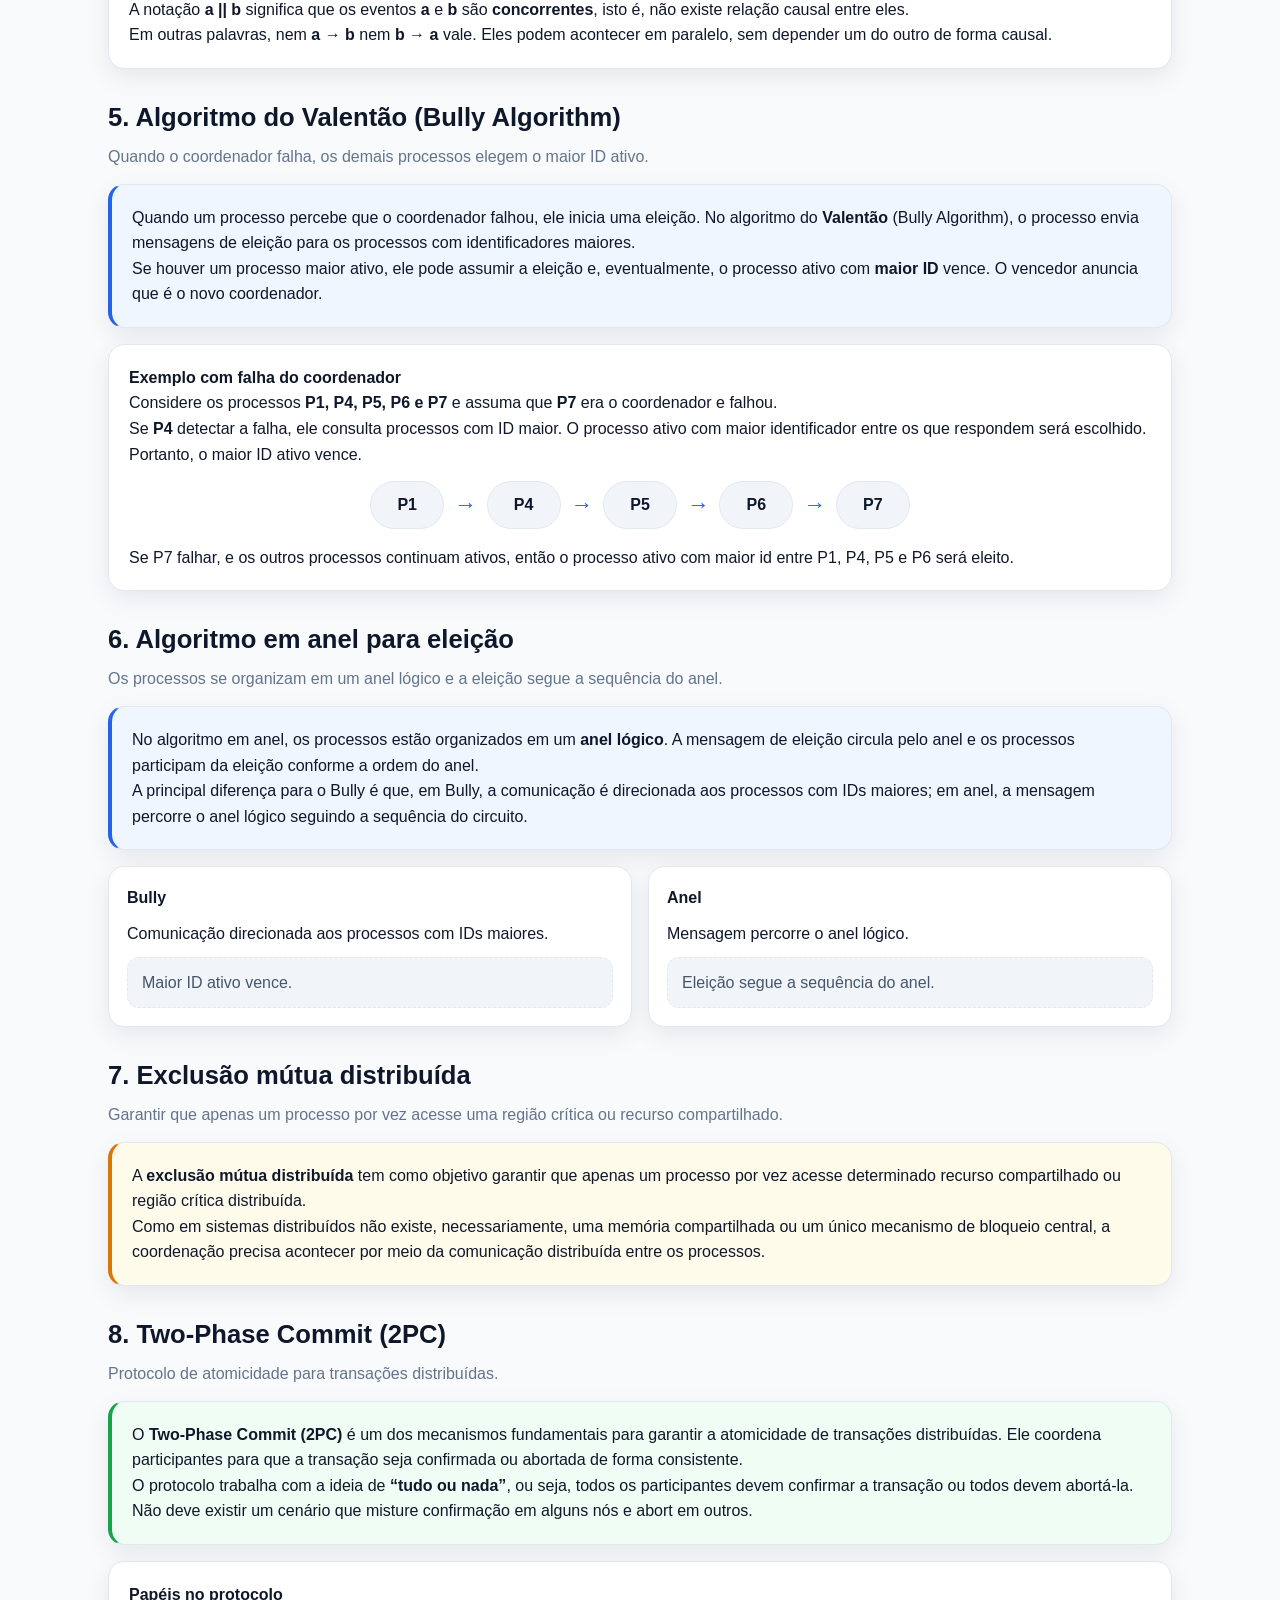
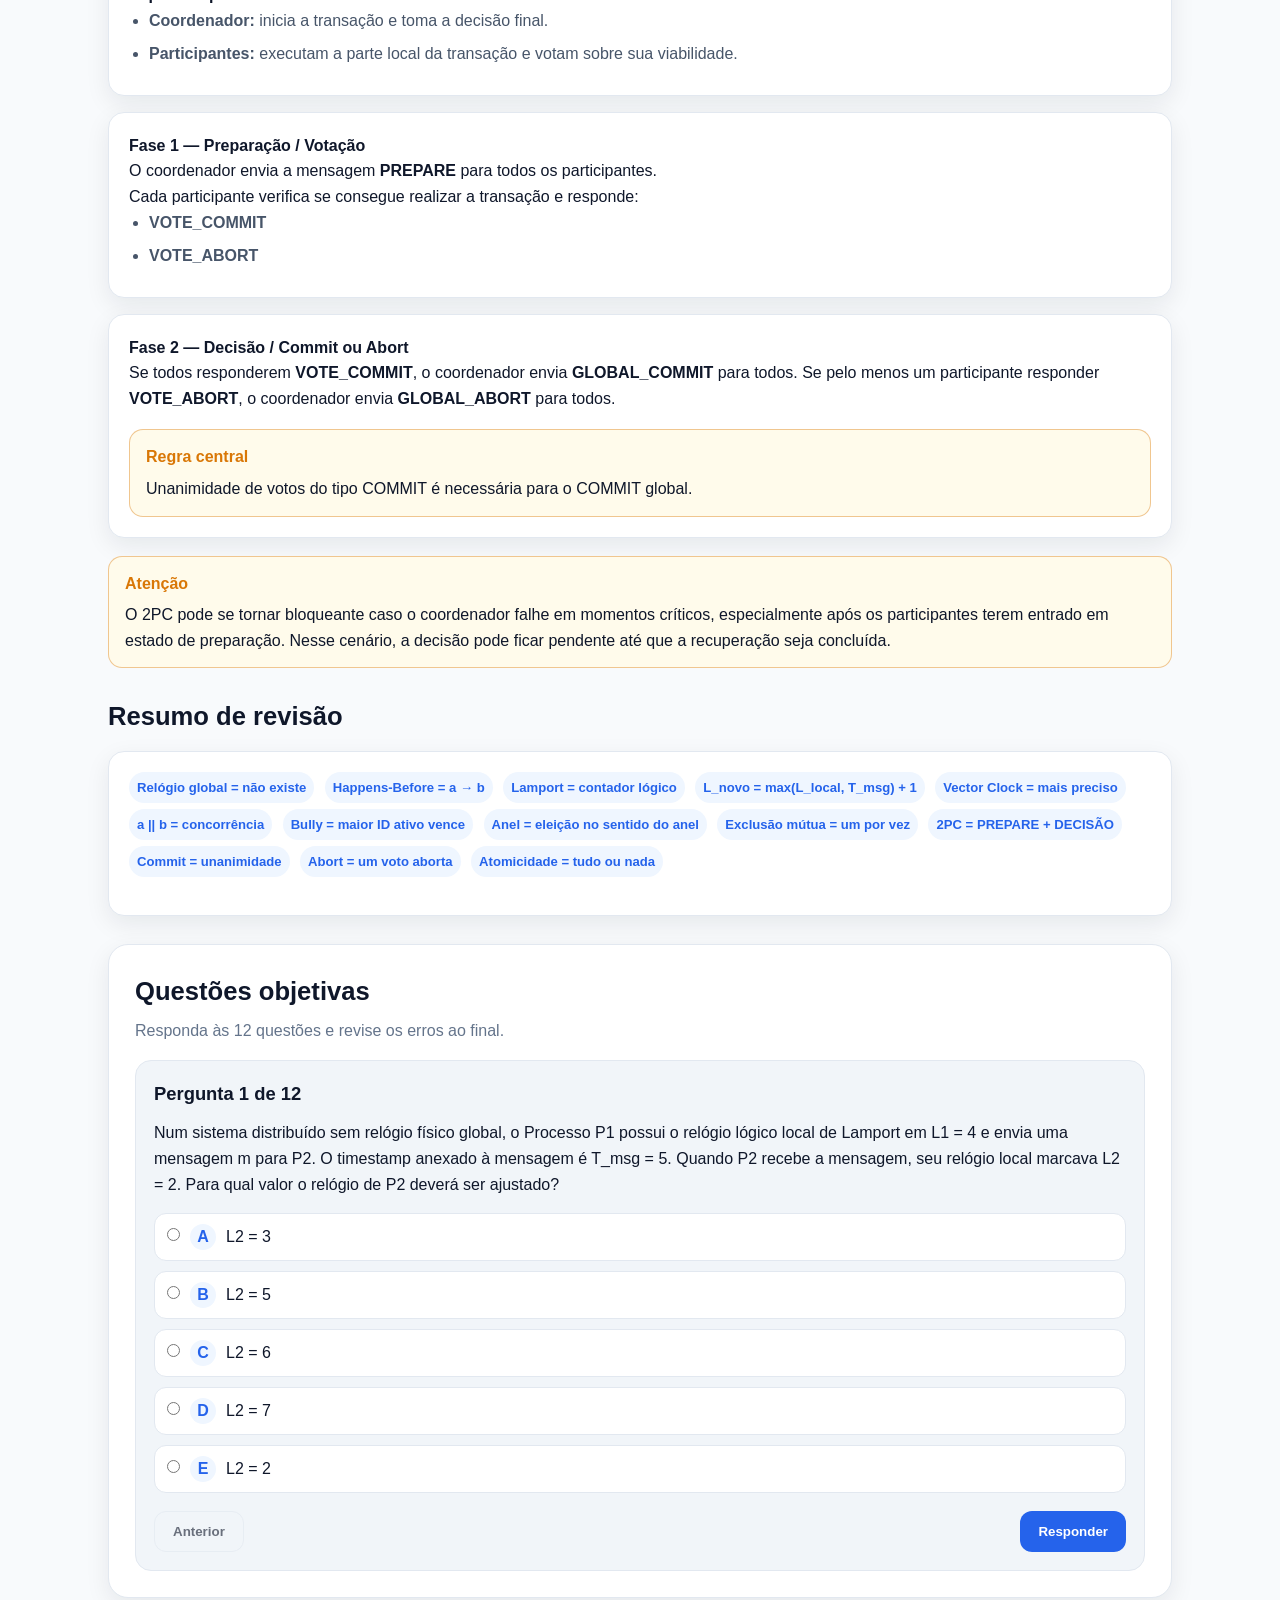
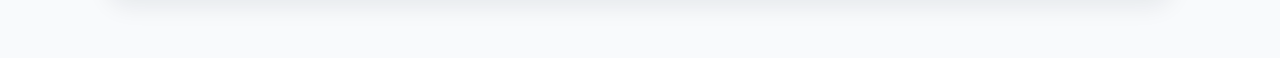
<file: modulo/modulo04.html>
<!DOCTYPE html>
<html lang="pt-BR" data-theme="light">
<head>
  <meta charset="UTF-8" />
  <meta name="viewport" content="width=device-width, initial-scale=1.0" />
  <title>Módulo 4 — Sincronização, Relógios Lógicos e Transações Distribuídas</title>
  <link rel="stylesheet" href="../css/style.css" />
  <style>
    :root {
      --bg-primary: #f8fafc;
      --bg-card: #ffffff;
      --bg-secondary: #f1f5f9;
      --text-primary: #0f172a;
      --text-secondary: #475569;
      --text-muted: #64748b;
      --primary-color: #2563eb;
      --primary-hover: #1d4ed8;
      --primary-light: #eff6ff;
      --success-color: #16a34a;
      --success-light: #f0fdf4;
      --warning-color: #d97706;
      --warning-light: #fffbeb;
      --danger-color: #dc2626;
      --danger-light: #fef2f2;
      --border-color: #e2e8f0;
      --radius-md: 16px;
      --radius-sm: 10px;
      --shadow-md: 0 8px 24px rgba(15, 23, 42, 0.08);
    }

    [data-theme="dark"] {
      --bg-primary: #0f172a;
      --bg-card: #111827;
      --bg-secondary: #1f2937;
      --text-primary: #f8fafc;
      --text-secondary: #cbd5e1;
      --text-muted: #94a3b8;
      --primary-color: #60a5fa;
      --primary-hover: #93c5fd;
      --primary-light: rgba(96, 165, 250, 0.12);
      --success-color: #4ade80;
      --success-light: rgba(74, 222, 128, 0.12);
      --warning-color: #fbbf24;
      --warning-light: rgba(251, 191, 36, 0.08);
      --danger-color: #f87171;
      --danger-light: rgba(248, 113, 113, 0.12);
      --border-color: #334155;
      --shadow-md: 0 8px 24px rgba(15, 23, 42, 0.45);
    }

    * { box-sizing: border-box; }

    body {
      margin: 0;
      font-family: Arial, Helvetica, sans-serif;
      background: var(--bg-primary);
      color: var(--text-primary);
      line-height: 1.6;
      transition: background 0.3s ease, color 0.3s ease;
    }

    a { color: inherit; }

    .module-wrap {
      max-width: 1100px;
      margin: 0 auto;
      padding: 24px 18px 60px;
    }

    .main-header {
      background: var(--bg-card);
      border-bottom: 1px solid var(--border-color);
      box-shadow: var(--shadow-md);
      position: sticky;
      top: 0;
      z-index: 20;
    }

    .header-inner {
      max-width: 1100px;
      margin: 0 auto;
      padding: 14px 18px;
      display: flex;
      justify-content: space-between;
      align-items: center;
      gap: 16px;
    }

    .brand {
      display: flex;
      align-items: center;
      gap: 12px;
      min-width: 0;
    }

    .back-link {
      display: inline-flex;
      align-items: center;
      text-decoration: none;
      color: var(--primary-color);
      font-weight: 700;
      background: var(--primary-light);
      border-radius: 999px;
      padding: 8px 12px;
      border: 1px solid transparent;
    }

    .brand-info { min-width: 0; }
    .brand-info h1 {
      margin: 0;
      font-size: clamp(1.2rem, 2vw, 1.8rem);
      line-height: 1.2;
    }
    .brand-info p {
      margin: 4px 0 0;
      color: var(--text-muted);
      font-size: 0.9rem;
    }

    .theme-toggle {
      width: 42px;
      height: 42px;
      border-radius: 50%;
      border: 1px solid var(--border-color);
      background: var(--bg-secondary);
      color: var(--text-primary);
      cursor: pointer;
      font-size: 1.2rem;
    }

    .hero {
      background: linear-gradient(135deg, var(--bg-card), var(--bg-secondary));
      border: 1px solid var(--border-color);
      border-radius: 20px;
      padding: 26px;
      margin-top: 22px;
      box-shadow: var(--shadow-md);
    }

    .eyebrow {
      display: inline-block;
      background: var(--primary-light);
      color: var(--primary-color);
      font-size: 0.8rem;
      font-weight: 700;
      border-radius: 999px;
      padding: 6px 10px;
      letter-spacing: 0.08em;
      text-transform: uppercase;
    }

    .hero h2 {
      margin: 14px 0 12px;
      font-size: clamp(1.8rem, 3vw, 2.6rem);
    }

    .hero p {
      color: var(--text-secondary);
      margin: 0;
      max-width: 820px;
    }

    .grid-two {
      display: grid;
      grid-template-columns: 1.1fr 0.9fr;
      gap: 18px;
      margin-top: 20px;
    }

    .card {
      background: var(--bg-card);
      border: 1px solid var(--border-color);
      border-radius: var(--radius-md);
      padding: 20px;
      box-shadow: var(--shadow-md);
    }

    .card h3 {
      margin: 0 0 14px;
      font-size: 1.2rem;
    }

    .objective-list,
    .simple-list {
      margin: 0;
      padding-left: 20px;
      color: var(--text-secondary);
    }

    .objective-list li,
    .simple-list li {
      margin-bottom: 8px;
    }

    .mini-stat {
      display: grid;
      grid-template-columns: repeat(2, minmax(120px, 1fr));
      gap: 12px;
      margin-top: 10px;
    }

    .mini-stat .stat-box {
      background: var(--bg-secondary);
      border: 1px solid var(--border-color);
      border-radius: 12px;
      padding: 12px;
      text-align: center;
    }

    .stat-box strong {
      display: block;
      font-size: 1.1rem;
      color: var(--primary-color);
    }

    section {
      margin-top: 28px;
    }

    .section-head {
      margin-bottom: 14px;
    }

    .section-head h3 {
      margin: 0 0 6px;
      font-size: clamp(1.6rem, 2vw, 2rem);
    }

    .section-head p {
      margin: 0;
      color: var(--text-muted);
    }

    .highlight {
      border-left: 4px solid var(--primary-color);
      background: var(--primary-light);
    }

    .warning {
      border-left: 4px solid var(--warning-color);
      background: var(--warning-light);
    }

    .success-box {
      border-left: 4px solid var(--success-color);
      background: var(--success-light);
    }

    .compare-grid {
      display: grid;
      grid-template-columns: repeat(auto-fit, minmax(220px, 1fr));
      gap: 16px;
      margin-top: 16px;
    }

    .compare-card {
      background: var(--bg-card);
      border: 1px solid var(--border-color);
      border-radius: var(--radius-md);
      padding: 18px;
      box-shadow: var(--shadow-md);
    }

    .compare-card h4 { margin: 0 0 10px; }

    .mini-box {
      padding: 12px 14px;
      border-radius: 12px;
      background: var(--bg-secondary);
      border: 1px dashed var(--border-color);
      margin-top: 10px;
      color: var(--text-secondary);
    }

    .ring {
      display: flex;
      flex-wrap: wrap;
      align-items: center;
      justify-content: center;
      gap: 10px;
      margin-top: 14px;
      color: var(--text-primary);
    }

    .ring-node {
      background: var(--bg-secondary);
      border: 1px solid var(--border-color);
      padding: 10px 14px;
      border-radius: 999px;
      font-weight: 700;
      min-width: 74px;
      text-align: center;
    }

    .ring-arrow {
      color: var(--primary-color);
      font-size: 1.4rem;
      font-weight: 700;
    }

    table {
      width: 100%;
      border-collapse: collapse;
      background: var(--bg-card);
      border: 1px solid var(--border-color);
      border-radius: 12px;
      overflow: hidden;
    }

    th, td {
      padding: 12px 14px;
      border-bottom: 1px solid var(--border-color);
      text-align: left;
      vertical-align: top;
      color: var(--text-secondary);
    }

    th {
      background: var(--bg-secondary);
      color: var(--text-primary);
      font-weight: 700;
    }

    .table-wrap {
      overflow-x: auto;
      margin-top: 14px;
    }

    .callout {
      margin-top: 18px;
      padding: 14px 16px;
      border-radius: 14px;
      background: var(--warning-light);
      border: 1px solid rgba(217, 119, 6, 0.4);
    }

    .callout strong {
      color: var(--warning-color);
      display: block;
      margin-bottom: 6px;
    }

    .quiz-box {
      background: var(--bg-card);
      border: 1px solid var(--border-color);
      border-radius: 20px;
      padding: 26px;
      box-shadow: var(--shadow-md);
    }

    .question-card {
      background: var(--bg-secondary);
      border: 1px solid var(--border-color);
      border-radius: 16px;
      padding: 18px;
      margin-top: 16px;
    }

    .question-card h4 {
      margin: 0 0 12px;
      font-size: 1.15rem;
    }

    .options {
      display: grid;
      gap: 10px;
      margin-top: 12px;
    }

    .option-label {
      display: flex;
      align-items: flex-start;
      gap: 10px;
      padding: 10px 12px;
      border: 1px solid var(--border-color);
      border-radius: 12px;
      background: var(--bg-card);
      cursor: pointer;
      transition: border-color 0.2s ease, background 0.2s ease;
      color: var(--text-primary);
    }

    .option-label:hover {
      border-color: var(--primary-color);
      background: var(--primary-light);
    }

    .option-label input {
      margin-top: 4px;
      accent-color: var(--primary-color);
    }

    .option-letter {
      min-width: 26px;
      height: 26px;
      border-radius: 50%;
      background: var(--primary-light);
      color: var(--primary-color);
      display: inline-flex;
      align-items: center;
      justify-content: center;
      font-weight: 700;
    }

    .answer-result {
      margin-top: 16px;
      padding: 14px 16px;
      border-radius: 12px;
      display: none;
    }

    .answer-result.visible {
      display: block;
    }

    .answer-result.correct {
      background: var(--success-light);
      border: 1px solid rgba(22, 163, 74, 0.3);
      color: var(--text-primary);
    }

    .answer-result.incorrect {
      background: var(--danger-light);
      border: 1px solid rgba(220, 38, 38, 0.3);
      color: var(--text-primary);
    }

    .nav-buttons {
      display: flex;
      justify-content: space-between;
      gap: 12px;
      margin-top: 18px;
      flex-wrap: wrap;
    }

    .button {
      border: none;
      border-radius: 12px;
      padding: 12px 18px;
      font-weight: 700;
      cursor: pointer;
      transition: transform 0.2s ease, opacity 0.2s ease;
      color: white;
      background: var(--primary-color);
    }

    .button.secondary {
      background: var(--bg-secondary);
      color: var(--text-primary);
      border: 1px solid var(--border-color);
    }

    .button:hover { transform: translateY(-1px); }

    .button:disabled {
      opacity: 0.6;
      cursor: not-allowed;
      transform: none;
    }

    .score-panel {
      display: none;
      background: var(--bg-card);
      border: 1px solid var(--border-color);
      border-radius: 18px;
      padding: 22px;
      margin-top: 22px;
      box-shadow: var(--shadow-md);
    }

    .score-panel.visible { display: block; }

    .score-panel h3 { margin: 0 0 10px; }

    .review-errors {
      display: none;
      background: var(--bg-card);
      border: 1px solid var(--border-color);
      border-radius: 18px;
      padding: 22px;
      margin-top: 22px;
      box-shadow: var(--shadow-md);
    }

    .review-errors.visible { display: block; }

    .review-item {
      border: 1px solid var(--border-color);
      border-radius: 12px;
      padding: 14px 16px;
      background: var(--bg-secondary);
      margin-top: 14px;
    }

    .review-item p {
      margin: 8px 0;
      color: var(--text-secondary);
    }

    .keyword {
      display: inline-block;
      background: var(--primary-light);
      color: var(--primary-color);
      border-radius: 999px;
      padding: 5px 8px;
      font-size: 0.82rem;
      font-weight: 700;
      margin-right: 6px;
      margin-bottom: 6px;
    }

    @media (max-width: 768px) {
      .grid-two { grid-template-columns: 1fr; }
    }

    @media (max-width: 540px) {
      .header-inner {
        align-items: flex-start;
        flex-wrap: wrap;
      }

      .mini-stat { grid-template-columns: 1fr 1fr; }

      .quiz-box,
      .card,
      .hero {
        padding: 16px;
      }
    }
  </style>
</head>
<body>
  <header class="main-header">
    <div class="header-inner">
      <div class="brand">
        <a class="back-link" href="../index.html">← Voltar ao curso</a>
        <div class="brand-info">
          <h1>Módulo 4</h1>
          <p>Sincronização, Relógios Lógicos e Transações Distribuídas</p>
        </div>
      </div>
      <button class="theme-toggle" id="themeToggle" aria-label="Alternar modo escuro">🌙</button>
    </div>
  </header>

  <main class="module-wrap" data-module="4">
    <section class="hero">
      <span class="eyebrow">Sistemas Distribuídos</span>
      <h2>Sincronização, Relógios Lógicos e Transações Distribuídas</h2>
      <p>
        Este módulo trata de um problema central em sistemas distribuídos: a ausência de um relógio físico global.
        A partir dessa premissa, o estudo aborda sincronização de relógios, causalidade, eventos concorrentes,
        algoritmos de eleição, exclusão mútua distribuída e a atomicidade de transações em ambientes distribuídos.
      </p>
    </section>

    <div class="grid-two">
      <section class="card">
        <h3>Objetivos de aprendizagem</h3>
        <ul class="objective-list">
          <li>Entender por que não existe um relógio físico global em sistemas distribuídos.</li>
          <li>Reconhecer a ideia de relação Happens-Before e causalidade.</li>
          <li>Aplicar a lógica de Lamport para ordenar eventos.</li>
          <li>Comparar relógios escalares e relógios vetoriais.</li>
          <li>Compreender algoritmos de eleição, como Bully e o em anel.</li>
          <li>Estudar exclusão mútua distribuída e transações distribuídas.</li>
          <li>Entender o funcionamento do Two-Phase Commit e a ideia de atomicidade.</li>
        </ul>
      </section>

      <section class="card">
        <h3>Resumo rápido</h3>
        <div class="mini-stat">
          <div class="stat-box"><strong>Happens-Before</strong><span>ordem causal</span></div>
          <div class="stat-box"><strong>Lamport</strong><span>contador lógico</span></div>
          <div class="stat-box"><strong>Vetorial</strong><span>concorrência detectada</span></div>
          <div class="stat-box"><strong>2PC</strong><span>tudo ou nada</span></div>
        </div>
      </section>
    </div>

    <section>
      <div class="section-head">
        <h3>1. Ausência de relógio físico global</h3>
        <p>Em sistemas distribuídos, cada processo possui seu próprio relógio local e não há uma referência global exclusiva.</p>
      </div>
      <div class="card warning">
        <p>
          Em um ambiente distribuído, não existe um relógio físico único e global que permita dizer, de forma absoluta,
          que todos os eventos ocorreram na mesma ordem temporal em todos os nós. Cada máquina tem um relógio local,
          e os eventos podem ser observados por diferentes processos com base em relógios independentes.
        </p>
        <p>
          Por isso, a sincronização em sistemas distribuídos precisa operar com noções de ordem causal e de contagem lógica,
          e não com uma base temporal física comum a toda a rede.
        </p>
      </div>
    </section>

    <section>
      <div class="section-head">
        <h3>2. Happens-Before (a → b)</h3>
        <p>A relação a → b representa uma ordem parcial entre eventos.</p>
      </div>

      <div class="card highlight">
        <p>
          A relação <strong>Happens-Before</strong>, representada por <strong>a → b</strong>, indica que um evento <strong>a</strong>
          ocorre antes de um evento <strong>b</strong> em uma ordem causal. A relação é uma ordem parcial, não necessariamente uma ordem total global.
        </p>

        <ol class="simple-list">
          <li><strong>Mesmo processo:</strong> se <strong>a</strong> acontece antes de <strong>b</strong> no mesmo processo, então <strong>a → b</strong>.</li>
          <li><strong>Comunicação:</strong> se <strong>a</strong> é o envio de uma mensagem e <strong>b</strong> é a recepção da mesma mensagem, então <strong>a → b</strong>.</li>
          <li><strong>Transitividade:</strong> se <strong>a → b</strong> e <strong>b → c</strong>, então <strong>a → c</strong>.</li>
        </ol>

        <p style="margin-top: 12px;">
          Essa relação descreve <strong>causalidade</strong> e não depende de um relógio físico global. Ela ajuda a justificar quando um evento tem influência causal sobre outro.
        </p>
      </div>

      <div class="card" style="margin-top: 16px;">
        <h4>Exemplo</h4>
        <p>
          Se <strong>P1</strong> envia uma mensagem <strong>m</strong> e <strong>P2</strong> recebe essa mensagem, então o evento de envio e o evento de recepção possuem relação causal:
        </p>
        <div class="callout">
          <strong>Exemplo causal</strong>
          envio(m) → recepção(m)
        </div>
      </div>
    </section>

    <section>
      <div class="section-head">
        <h3>3. Relógios lógicos de Lamport</h3>
        <p>Um contador lógico que ordena causalmente eventos em um sistema distribuído.</p>
      </div>

      <div class="card warning">
        <p>
          O <strong>relógio lógico de Lamport</strong> é um contador lógico usado para ordenar eventos causalmente. O valor de um relógio local aumenta em eventos locais e também ao receber mensagens.
        </p>
        <p>
          A regra importante é:
        </p>
        <div class="callout">
          <strong>Fórmula de Lamport</strong>
          L_novo = max(L_local, T_msg) + 1
        </div>
        <p>
          Isso significa que, ao receber uma mensagem, o processo compara seu relógio local com o timestamp da mensagem e ajusta o contador para um valor maior que os dois. O evento de recepção terá timestamp maior que o evento de envio.
        </p>
      </div>

      <div class="card" style="margin-top: 16px;">
        <h4>Exemplo numérico</h4>
        <p>Considere:</p>
        <ul class="simple-list">
          <li><strong>T_msg = 5</strong></li>
          <li><strong>L_local = 2</strong></li>
        </ul>
        <p>Aplicando a fórmula:</p>
        <div class="callout">
          <strong>Cálculo</strong>
          L_novo = max(2, 5) + 1 = 6
        </div>
        <p>
          Então o relógio local do processo receptor passa a ser <strong>6</strong> após a recepção.
        </p>
      </div>

      <div class="card" style="margin-top: 16px;">
        <h4>Propriedade importante</h4>
        <p>
          Vale a propriedade: <strong>Se a → b, então L(a) < L(b)</strong>. Mas o inverso não é necessariamente verdadeiro:
          <strong>L(a) < L(b)</strong> não significa necessariamente que <strong>a → b</strong>.
        </p>
        <p>
          Isso acontece porque os relógios lógicos capturam uma ordem causal provável, mas não identificam com precisão todos os eventos concorrentes.
        </p>
      </div>
    </section>

    <section>
      <div class="section-head">
        <h3>4. Relógios vetoriais</h3>
        <p>Uma estrutura mais rica para representar o conhecimento causal entre processos.</p>
      </div>

      <div class="card success-box">
        <p>
          Os <strong>relógios vetoriais</strong> são utilizados quando queremos representar de forma mais precisa o conhecimento causal entre processos. Eles diferem dos relógios de Lamport porque não são apenas um valor escalar único.
        </p>
        <p>
          Em um relógio vetorial, cada processo mantém um vetor com uma posição para cada processo. Esse vetor acompanha o conhecimento causal do sistema.
        </p>
      </div>

      <div class="compare-grid">
        <div class="compare-card">
          <h4>Lamport</h4>
          <p>Valor escalar único.</p>
          <div class="mini-box">Permite ordenar eventos causalmente.</div>
          <div class="mini-box">Não identifica toda concorrência de forma precisa.</div>
        </div>
        <div class="compare-card">
          <h4>Relógio vetorial</h4>
          <p>Vetor com uma posição para cada processo.</p>
          <div class="mini-box">Acompanha o conhecimento causal.</div>
          <div class="mini-box">Permite detectar eventos concorrentes.</div>
        </div>
      </div>

      <div class="card" style="margin-top: 16px;">
        <h4>Concorrência</h4>
        <p>
          A notação <strong>a || b</strong> significa que os eventos <strong>a</strong> e <strong>b</strong> são <strong>concorrentes</strong>, isto é, não existe relação causal entre eles.
        </p>
        <p>
          Em outras palavras, nem <strong>a → b</strong> nem <strong>b → a</strong> vale. Eles podem acontecer em paralelo, sem depender um do outro de forma causal.
        </p>
      </div>
    </section>

    <section>
      <div class="section-head">
        <h3>5. Algoritmo do Valentão (Bully Algorithm)</h3>
        <p>Quando o coordenador falha, os demais processos elegem o maior ID ativo.</p>
      </div>
      <div class="card highlight">
        <p>
          Quando um processo percebe que o coordenador falhou, ele inicia uma eleição. No algoritmo do <strong>Valentão</strong> (Bully Algorithm), o processo envia mensagens de eleição para os processos com identificadores maiores.
        </p>
        <p>
          Se houver um processo maior ativo, ele pode assumir a eleição e, eventualmente, o processo ativo com <strong>maior ID</strong> vence. O vencedor anuncia que é o novo coordenador.
        </p>
      </div>

      <div class="card" style="margin-top: 16px;">
        <h4>Exemplo com falha do coordenador</h4>
        <p>Considere os processos <strong>P1, P4, P5, P6 e P7</strong> e assuma que <strong>P7</strong> era o coordenador e falhou.</p>
        <p>
          Se <strong>P4</strong> detectar a falha, ele consulta processos com ID maior. O processo ativo com maior identificador entre os que respondem será escolhido. Portanto, o maior ID ativo vence.
        </p>
        <div class="ring">
          <div class="ring-node">P1</div>
          <div class="ring-arrow">→</div>
          <div class="ring-node">P4</div>
          <div class="ring-arrow">→</div>
          <div class="ring-node">P5</div>
          <div class="ring-arrow">→</div>
          <div class="ring-node">P6</div>
          <div class="ring-arrow">→</div>
          <div class="ring-node">P7</div>
        </div>
        <p style="margin-top:16px;">Se P7 falhar, e os outros processos continuam ativos, então o processo ativo com maior id entre P1, P4, P5 e P6 será eleito.</p>
      </div>
    </section>

    <section>
      <div class="section-head">
        <h3>6. Algoritmo em anel para eleição</h3>
        <p>Os processos se organizam em um anel lógico e a eleição segue a sequência do anel.</p>
      </div>
      <div class="card highlight">
        <p>
          No algoritmo em anel, os processos estão organizados em um <strong>anel lógico</strong>. A mensagem de eleição circula pelo anel e os processos participam da eleição conforme a ordem do anel.
        </p>
        <p>
          A principal diferença para o Bully é que, em Bully, a comunicação é direcionada aos processos com IDs maiores; em anel, a mensagem percorre o anel lógico seguindo a sequência do circuito.
        </p>
      </div>

      <div class="compare-grid">
        <div class="compare-card">
          <h4>Bully</h4>
          <p>Comunicação direcionada aos processos com IDs maiores.</p>
          <div class="mini-box">Maior ID ativo vence.</div>
        </div>
        <div class="compare-card">
          <h4>Anel</h4>
          <p>Mensagem percorre o anel lógico.</p>
          <div class="mini-box">Eleição segue a sequência do anel.</div>
        </div>
      </div>
    </section>

    <section>
      <div class="section-head">
        <h3>7. Exclusão mútua distribuída</h3>
        <p>Garantir que apenas um processo por vez acesse uma região crítica ou recurso compartilhado.</p>
      </div>
      <div class="card warning">
        <p>
          A <strong>exclusão mútua distribuída</strong> tem como objetivo garantir que apenas um processo por vez acesse determinado recurso compartilhado ou região crítica distribuída.
        </p>
        <p>
          Como em sistemas distribuídos não existe, necessariamente, uma memória compartilhada ou um único mecanismo de bloqueio central, a coordenação precisa acontecer por meio da comunicação distribuída entre os processos.
        </p>
      </div>
    </section>

    <section>
      <div class="section-head">
        <h3>8. Two-Phase Commit (2PC)</h3>
        <p>Protocolo de atomicidade para transações distribuídas.</p>
      </div>
      <div class="card success-box">
        <p>
          O <strong>Two-Phase Commit (2PC)</strong> é um dos mecanismos fundamentais para garantir a atomicidade de transações distribuídas. Ele coordena participantes para que a transação seja confirmada ou abortada de forma consistente.
        </p>
        <p>
          O protocolo trabalha com a ideia de <strong>“tudo ou nada”</strong>, ou seja, todos os participantes devem confirmar a transação ou todos devem abortá-la. Não deve existir um cenário que misture confirmação em alguns nós e abort em outros.
        </p>
      </div>

      <div class="card" style="margin-top:16px;">
        <h4>Papéis no protocolo</h4>
        <ul class="simple-list">
          <li><strong>Coordenador:</strong> inicia a transação e toma a decisão final.</li>
          <li><strong>Participantes:</strong> executam a parte local da transação e votam sobre sua viabilidade.</li>
        </ul>
      </div>

      <div class="card" style="margin-top:16px;">
        <h4>Fase 1 — Preparação / Votação</h4>
        <p>O coordenador envia a mensagem <strong>PREPARE</strong> para todos os participantes.</p>
        <p>Cada participante verifica se consegue realizar a transação e responde:</p>
        <ul class="simple-list">
          <li><strong>VOTE_COMMIT</strong></li>
          <li><strong>VOTE_ABORT</strong></li>
        </ul>
      </div>

      <div class="card" style="margin-top:16px;">
        <h4>Fase 2 — Decisão / Commit ou Abort</h4>
        <p>
          Se todos responderem <strong>VOTE_COMMIT</strong>, o coordenador envia <strong>GLOBAL_COMMIT</strong> para todos. Se pelo menos um participante responder <strong>VOTE_ABORT</strong>, o coordenador envia <strong>GLOBAL_ABORT</strong> para todos.
        </p>
        <div class="callout">
          <strong>Regra central</strong>
          Unanimidade de votos do tipo COMMIT é necessária para o COMMIT global.
        </div>
      </div>

      <div class="callout">
        <strong>Atenção</strong>
        O 2PC pode se tornar bloqueante caso o coordenador falhe em momentos críticos, especialmente após os participantes terem entrado em estado de preparação. Nesse cenário, a decisão pode ficar pendente até que a recuperação seja concluída.
      </div>
    </section>

    <section>
      <div class="section-head">
        <h3>Resumo de revisão</h3>
      </div>
      <div class="card">
        <div style="margin-bottom:12px;">
          <span class="keyword">Relógio global = não existe</span>
          <span class="keyword">Happens-Before = a → b</span>
          <span class="keyword">Lamport = contador lógico</span>
          <span class="keyword">L_novo = max(L_local, T_msg) + 1</span>
          <span class="keyword">Vector Clock = mais preciso</span>
          <span class="keyword">a || b = concorrência</span>
          <span class="keyword">Bully = maior ID ativo vence</span>
          <span class="keyword">Anel = eleição no sentido do anel</span>
          <span class="keyword">Exclusão mútua = um por vez</span>
          <span class="keyword">2PC = PREPARE + DECISÃO</span>
          <span class="keyword">Commit = unanimidade</span>
          <span class="keyword">Abort = um voto aborta</span>
          <span class="keyword">Atomicidade = tudo ou nada</span>
        </div>
      </div>
    </section>

    <section class="quiz-box" id="quizSection">
      <div class="section-head">
        <h3>Questões objetivas</h3>
        <p>Responda às 12 questões e revise os erros ao final.</p>
      </div>

      <div id="quizContainer"></div>
      <div id="scorePanel" class="score-panel"></div>
      <div id="reviewErrors" class="review-errors"></div>
    </section>
  </main>

  <script>
    const quizQuestions = [
      {
        question: 'Num sistema distribuído sem relógio físico global, o Processo P1 possui o relógio lógico local de Lamport em L1 = 4 e envia uma mensagem m para P2. O timestamp anexado à mensagem é T_msg = 5. Quando P2 recebe a mensagem, seu relógio local marcava L2 = 2. Para qual valor o relógio de P2 deverá ser ajustado?',
        options: [
          'L2 = 3',
          'L2 = 5',
          'L2 = 6',
          'L2 = 7',
          'L2 = 2'
        ],
        answer: 2,
        explanation: 'A regra de Lamport é L_novo = max(L_local, T_msg) + 1. Portanto max(2, 5) + 1 = 6.',
        concept: 'Relógios de Lamport'
      },
      {
        question: 'No algoritmo de eleição do Valentão (Bully Algorithm), quando um processo percebe que o coordenador atual parou de responder, qual processo é garantidamente eleito como novo coordenador?',
        options: [
          'O primeiro processo que iniciou a eleição.',
          'O processo ativo com menor identificador.',
          'O processo ativo com maior identificador.',
          'O processo que respondeu mais rapidamente.',
          'O processo responsável pela comunicação entre clientes.'
        ],
        answer: 2,
        explanation: 'No Bully Algorithm, o processo ativo com maior identificador é o que vence a eleição e assume o papel de coordenador.',
        concept: 'Bully Algorithm'
      },
      {
        question: 'Durante a Fase 1 do 2PC, N1 e N2 respondem VOTE_COMMIT, mas N3 responde VOTE_ABORT. O que o coordenador deve fazer na Fase 2?',
        options: [
          'Confirmar somente N1 e N2.',
          'Enviar GLOBAL_ABORT para todos.',
          'Reiniciar a eleição de coordenador.',
          'Ignorar o voto de N3.',
          'Aguardar até N3 mudar seu voto.'
        ],
        answer: 1,
        explanation: 'Se qualquer participante responde VOTE_ABORT, a decisão correta é GLOBAL_ABORT para todos, preservando a atomicidade da transação.',
        concept: 'Fase de decisão do 2PC'
      },
      {
        question: 'Os relógios de Lamport permitem ordenar eventos causalmente, mas não identificam sozinhos toda situação de concorrência. Qual mecanismo permite detectar concorrência entre eventos com maior precisão?',
        options: [
          'Exclusão mútua centralizada.',
          'Relógios Vetoriais.',
          'Marshalling de mensagens.',
          'Algoritmo Bully.',
          'Algoritmo em Anel.'
        ],
        answer: 1,
        explanation: 'Os relógios vetoriais mantêm informação causal por processo e são mais adequados para detectar eventos concorrentes.',
        concept: 'Relógios Vetoriais'
      },
      {
        question: 'Qual é uma das regras fundamentais da relação Happens-Before?',
        options: [
          'Se um processo envia uma mensagem e outro processo recebe essa mensagem, então o envio ocorre após a recepção.',
          'Se a acontece antes de b no mesmo processo, então a → b.',
          'Se a e b forem eventos concorrentes, então a → b.',
          'Se duas mensagens forem entregues no mesmo canal, então elas têm relação de causalidade direta.',
          'Se dois processos têm relógios diferentes, então seus eventos são sempre concorrentes.'
        ],
        answer: 1,
        explanation: 'Na relação Happens-Before, se a ocorre antes de b no mesmo processo, temos a → b, que representa ordem causal local.',
        concept: 'Happens-Before'
      },
      {
        question: 'Qual alternativa representa corretamente a transitividade da relação Happens-Before?',
        options: [
          'Se a → b e b → c, então b → a.',
          'Se a → b e b → c, então a → c.',
          'Se a → b e b → c, então a || c.',
          'Se a → b e b → c, então L(a) > L(c).',
          'Se a → b e b → c, então as mensagens são sempre perdidas.'
        ],
        answer: 1,
        explanation: 'A transitividade é um dos pilares da causalidade: se a precede b e b precede c, então a precede c.',
        concept: 'Transitividade da causalidade'
      },
      {
        question: 'Qual é a diferença principal entre relógios de Lamport e relógios vetoriais?',
        options: [
          'Lamport usa um vetor e relógio vetorial usa um contador escalar.',
          'Relógios vetoriais são apenas uma versão mais lenta de Lamport.',
          'Lamport representa um contador escalar, enquanto o relógio vetorial mantém um vetor com informações por processo.',
          'Relógios de Lamport ignoram ordem causal, enquanto vetoriais ignoram concorrência.',
          'Os relógios vetoriais não são usados em sistemas distribuídos.'
        ],
        answer: 2,
        explanation: 'Lamport usa um valor escalar, enquanto os relógios vetoriais mantêm um vetor com uma posição por processo, permitindo maior precisão causal.',
        concept: 'Lamport vs. Relógio Vetorial'
      },
      {
        question: 'Considere dois eventos a e b. A notação a || b significa que:',
        options: [
          'a e b são equivalentes em relação de ordem temporal.',
          'a causou b diretamente por comunicação.',
          'a e b são concorrentes, isto é, não existe relação causal entre eles.',
          'a e b pertencem ao mesmo processo e devem ser executados em sequência.',
          'a e b foram gerados por um mesmo relógio global.'
        ],
        answer: 2,
        explanation: 'A notação a || b denota concorrência: não existe relação causal entre os eventos.',
        concept: 'Concorrência e a || b'
      },
      {
        question: 'No algoritmo em anel para eleição, como a decisão é conduzida?',
        options: [
          'Cada processo envia mensagens apenas para os processos com ID menor.',
          'A mensagem de eleição circula pelo anel lógico e os processos participam conforme a sequência do anel.',
          'O processo com menor ID fica responsável por todos os processos do anel.',
          'O anel centraliza a eleição em um servidor de metadados.',
          'A eleição só pode ocorrer se todos os processos tiverem relógios iguais.'
        ],
        answer: 1,
        explanation: 'No algoritmo em anel, a mensagem percorre o anel lógico e a eleição segue a sequência organizada do anel.',
        concept: 'Algoritmo em anel'
      },
      {
        question: 'Qual é o principal objetivo da exclusão mútua distribuída?',
        options: [
          'Aumentar o número de mensagens trocadas entre processos.',
          'Garantir que apenas um processo por vez acesse um recurso compartilhado ou região crítica distribuída.',
          'Substituir a lógica de Lamport por um relógio físico global.',
          'Embaralhar o vetor de relógio para melhorar a concorrência.',
          'Definir a ordem de chegada das mensagens sem comunicação.'
        ],
        answer: 1,
        explanation: 'A exclusão mútua distribuída busca evitar que dois processos acessem simultaneamente determinado recurso crítico ou região compartilhada.',
        concept: 'Exclusão mútua distribuída'
      },
      {
        question: 'Na Fase 1 do 2PC, qual é o papel central do coordenador e dos participantes?',
        options: [
          'O coordenador apenas registra as mensagens, e os participantes decidem o commit final.',
          'O coordenador envia PREPARE e coleta os votos; os participantes verificam se podem executar a transação e respondem VOTE_COMMIT ou VOTE_ABORT.',
          'O coordenador nunca participa da transação; os participantes sempre confirmam diretamente.',
          'O coordenador e os participantes devem ignorar qualquer falha para manter a consistência.',
          'Os participantes votam apenas se o relógio vetorial for maior que o do coordenador.'
        ],
        answer: 1,
        explanation: 'Na primeira fase do 2PC, o coordenador envia PREPARE, e os participantes votam se conseguem ou não confirmar a transação.',
        concept: '2PC — Fase de preparação e votação'
      },
      {
        question: 'Qual afirmação expressa corretamente a atomicidade do 2PC e a regra de unanimidade?',
        options: [
          'Qualquer participante pode decidir GLOBAL_COMMIT independentemente dos outros.',
          'O 2PC garante que a transação é confirmada ou abortada de forma consistente; apenas quando todos votam VOTE_COMMIT o coordenador pode enviar GLOBAL_COMMIT.',
          'No 2PC, um único VOTE_ABORT nunca influencia a decisão final.',
          'Atomicidade significa que o coordenador toma a decisão sem comunicar os participantes.',
          'A regra de unanimidade é aplicável somente no algoritmo Bully.'
        ],
        answer: 1,
        explanation: 'O 2PC segue a regra de atomicidade: tudo ou nada. Só é possível GLOBAL_COMMIT quando todos os participantes votam para confirmar.',
        concept: 'Atomicidade do 2PC'
      }
    ];

    const quizContainer = document.getElementById('quizContainer');
    const scorePanel = document.getElementById('scorePanel');
    const reviewErrors = document.getElementById('reviewErrors');

    const state = {
      currentIndex: 0,
      selected: Array(quizQuestions.length).fill(null),
      results: Array(quizQuestions.length).fill(null),
      showingFeedback: false
    };

    function getLetter(index) {
      return String.fromCharCode(65 + index);
    }

    function renderQuestion() {
      const question = quizQuestions[state.currentIndex];
      const questionNumber = state.currentIndex + 1;
      const selected = state.selected[state.currentIndex];
      const result = state.results[state.currentIndex];
      const correctLetter = getLetter(question.answer);

      const optionsHtml = question.options.map((option, index) => {
        const checked = selected === index ? 'checked' : '';
        return `
          <label class="option-label">
            <input type="radio" name="q${state.currentIndex}" value="${index}" ${checked} />
            <span class="option-letter">${getLetter(index)}</span>
            <span>${option}</span>
          </label>
        `;
      }).join('');

      const feedbackHtml = state.showingFeedback && result !== null
        ? `
          <div class="answer-result visible ${result ? 'correct' : 'incorrect'}">
            <strong>${result ? 'Correto!' : 'Incorreto.'}</strong>
            <p><strong>Resposta correta:</strong> ${correctLetter}</p>
            <p><strong>Explicação:</strong> ${question.explanation}</p>
            <p><strong>Conceito avaliado:</strong> ${question.concept}</p>
          </div>
        `
        : '';

      quizContainer.innerHTML = `
        <div class="question-card">
          <h4>Pergunta ${questionNumber} de ${quizQuestions.length}</h4>
          <p>${question.question}</p>
          <div class="options">${optionsHtml}</div>
          ${feedbackHtml}
          <div class="nav-buttons">
            <button class="button secondary" type="button" id="prevQuestion" ${state.currentIndex === 0 ? 'disabled' : ''}>Anterior</button>
            <button class="button" type="button" id="nextQuestion">${state.showingFeedback ? (state.currentIndex === quizQuestions.length - 1 ? 'Finalizar quiz' : 'Próxima pergunta') : 'Responder'}</button>
          </div>
        </div>
      `;

      const optionInputs = quizContainer.querySelectorAll('input[type="radio"]');
      optionInputs.forEach(input => {
        input.addEventListener('change', event => {
          state.selected[state.currentIndex] = Number(event.target.value);
        });
      });

      document.getElementById('prevQuestion').addEventListener('click', () => {
        if (state.currentIndex > 0) {
          state.currentIndex -= 1;
          state.showingFeedback = state.results[state.currentIndex] !== null;
          renderQuestion();
        }
      });

      document.getElementById('nextQuestion').addEventListener('click', () => {
        if (!state.showingFeedback) {
          const current = state.selected[state.currentIndex];
          if (current === null || current === undefined) {
            alert('Selecione uma alternativa antes de responder.');
            return;
          }

          const isCorrect = current === question.answer;
          state.results[state.currentIndex] = isCorrect;
          state.showingFeedback = true;
          renderQuestion();
          return;
        }

        if (state.currentIndex < quizQuestions.length - 1) {
          state.currentIndex += 1;
          state.showingFeedback = state.results[state.currentIndex] !== null;
          renderQuestion();
        } else {
          showResults();
        }
      });
    }

    function showResults() {
      const total = quizQuestions.length;
      const correct = state.results.filter(Boolean).length;
      const errors = total - correct;
      const percent = Math.round((correct / total) * 100);
      const performance = percent >= 80 ? 'Excelente!' : percent >= 70 ? 'Bom desempenho!' : percent >= 50 ? 'Você está no caminho certo.' : 'Revise os conceitos principais do módulo.';

      scorePanel.classList.add('visible');
      scorePanel.innerHTML = `
        <h3>Resultado do quiz</h3>
        <p>Você acertou <strong>${correct}</strong> de <strong>${total}</strong> questões — <strong>${percent}%</strong>.</p>
        <p>Erros: <strong>${errors}</strong></p>
        <p><strong>${performance}</strong></p>
        <div class="nav-buttons" style="margin-top:16px;">
          <button class="button secondary" type="button" id="restartQuiz">Reiniciar quiz</button>
        </div>
      `;

      const wrongQuestions = quizQuestions.filter((q, index) => state.results[index] === false);

      if (wrongQuestions.length > 0) {
        reviewErrors.classList.add('visible');
        reviewErrors.innerHTML = `
          <h3>Revisão dos erros</h3>
          ${wrongQuestions.map((q, idx) => {
            const originalIndex = quizQuestions.indexOf(q);
            const selectedValue = state.selected[originalIndex];
            const selectedLetter = selectedValue === null ? '—' : getLetter(selectedValue);
            const correctLetter = getLetter(q.answer);
            return `
              <div class="review-item">
                <p><strong>Questão ${originalIndex + 1}</strong></p>
                <p><strong>Resposta selecionada:</strong> ${selectedLetter}</p>
                <p><strong>Resposta correta:</strong> ${correctLetter}</p>
                <p><strong>Explicação:</strong> ${q.explanation}</p>
              </div>
            `;
          }).join('')}
        `;
      } else {
        reviewErrors.classList.add('visible');
        reviewErrors.innerHTML = `
          <h3>Revisão dos erros</h3>
          <p>Parabéns! Você acertou todas as questões. Revise o resumo do módulo para reforçar os principais conceitos.</p>
        `;
      }

      quizContainer.innerHTML = '<p>Quiz concluído. Abaixo está sua pontuação e a revisão dos erros.</p>';

      document.getElementById('restartQuiz').addEventListener('click', () => {
        state.currentIndex = 0;
        state.selected = Array(quizQuestions.length).fill(null);
        state.results = Array(quizQuestions.length).fill(null);
        state.showingFeedback = false;
        scorePanel.classList.remove('visible');
        reviewErrors.classList.remove('visible');
        renderQuestion();
      });
    }

    renderQuestion();

    document.getElementById('themeToggle').addEventListener('click', () => {
      const root = document.documentElement;
      const currentTheme = root.getAttribute('data-theme');
      const newTheme = currentTheme === 'dark' ? 'light' : 'dark';
      root.setAttribute('data-theme', newTheme);
      localStorage.setItem('sd_theme_pref', newTheme);
      document.getElementById('themeToggle').textContent = newTheme === 'dark' ? '☀️' : '🌙';
    });

    const savedTheme = localStorage.getItem('sd_theme_pref') || 'light';
    document.documentElement.setAttribute('data-theme', savedTheme);
    document.getElementById('themeToggle').textContent = savedTheme === 'dark' ? '☀️' : '🌙';
  </script>
</body>
</html>
</file>
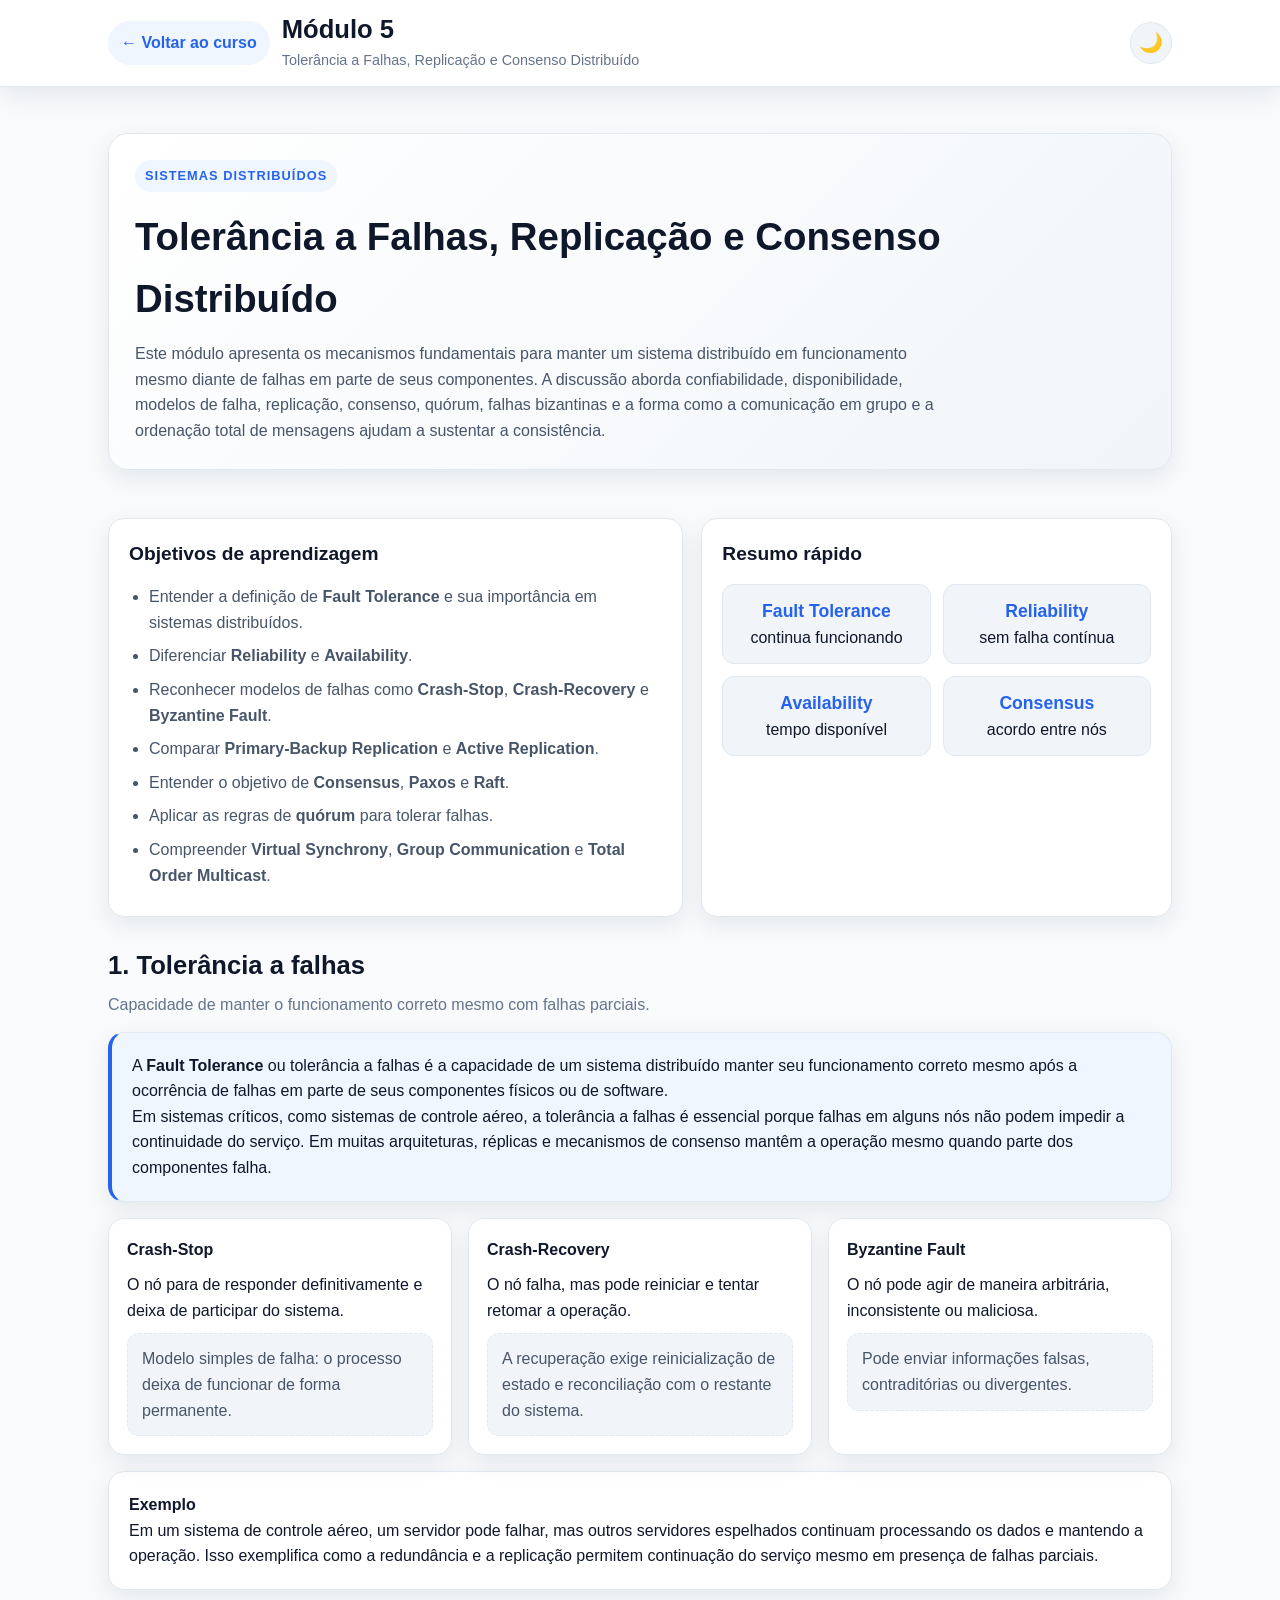
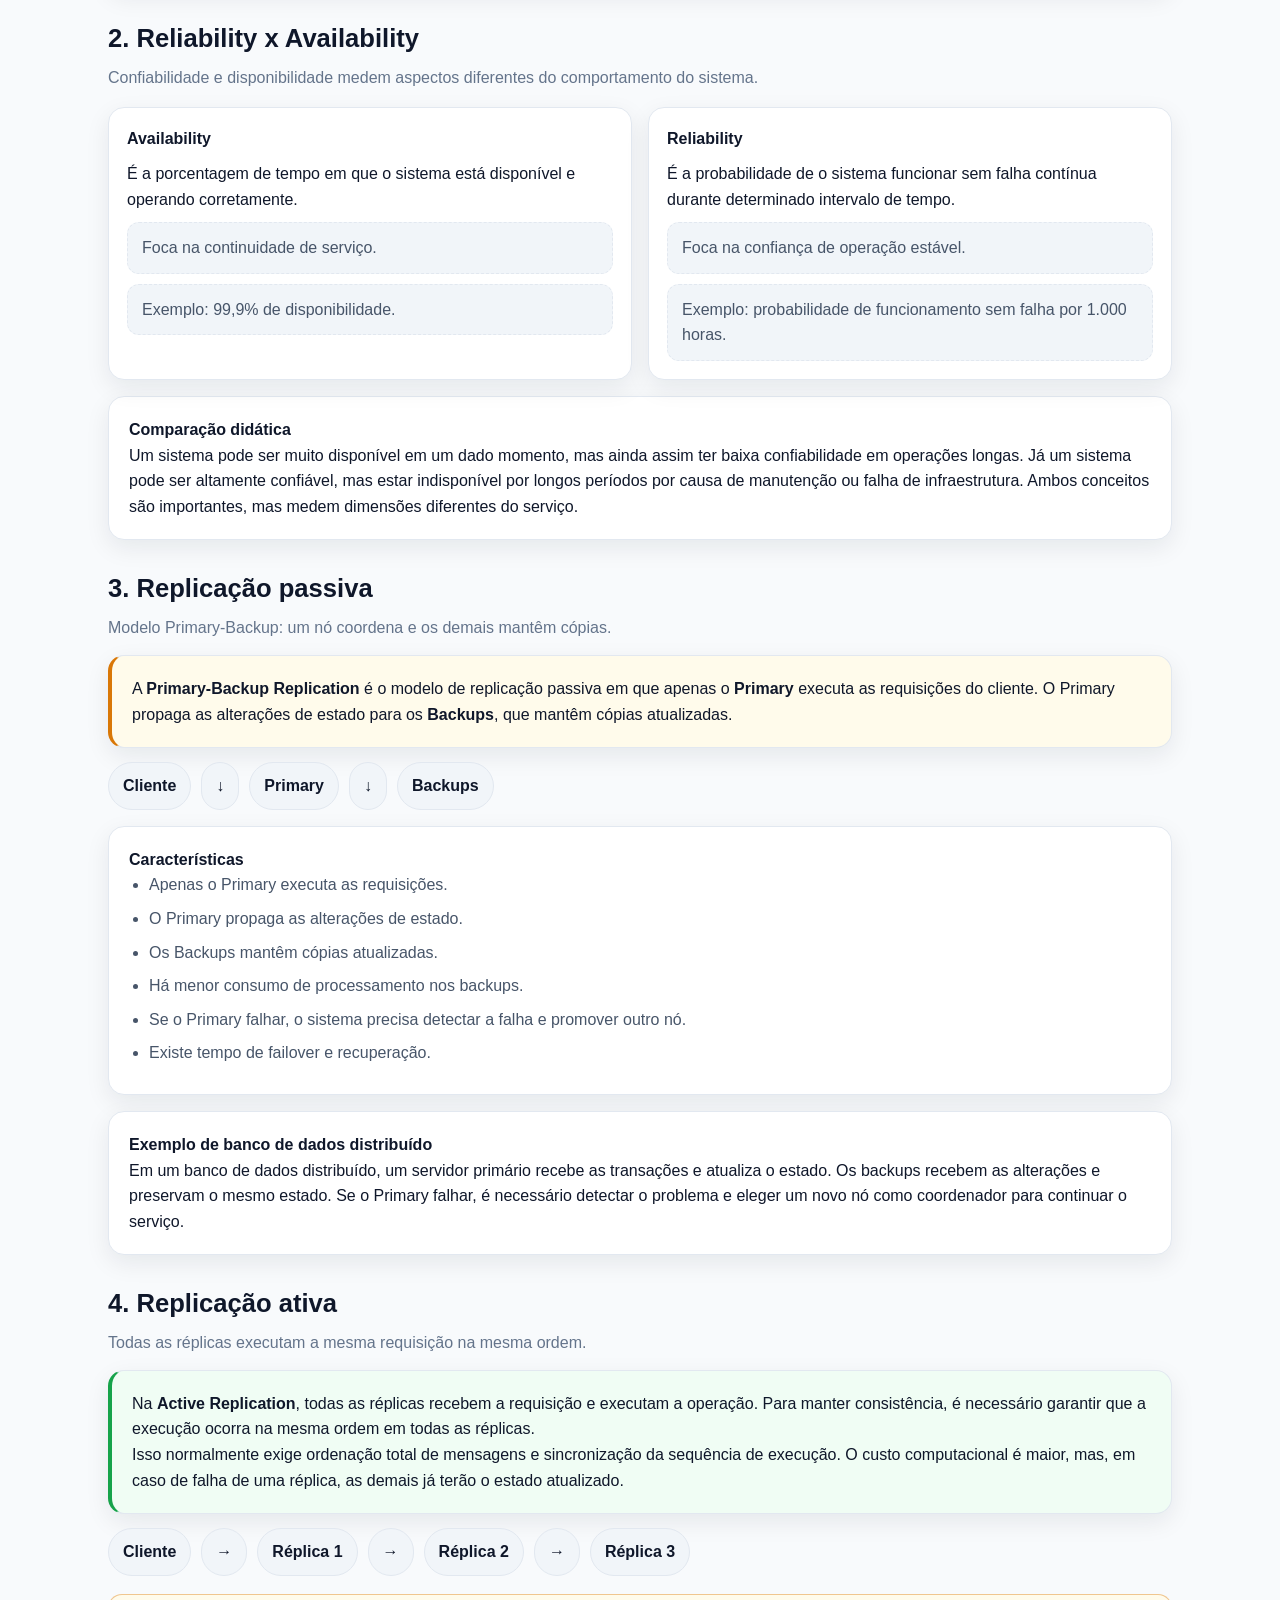
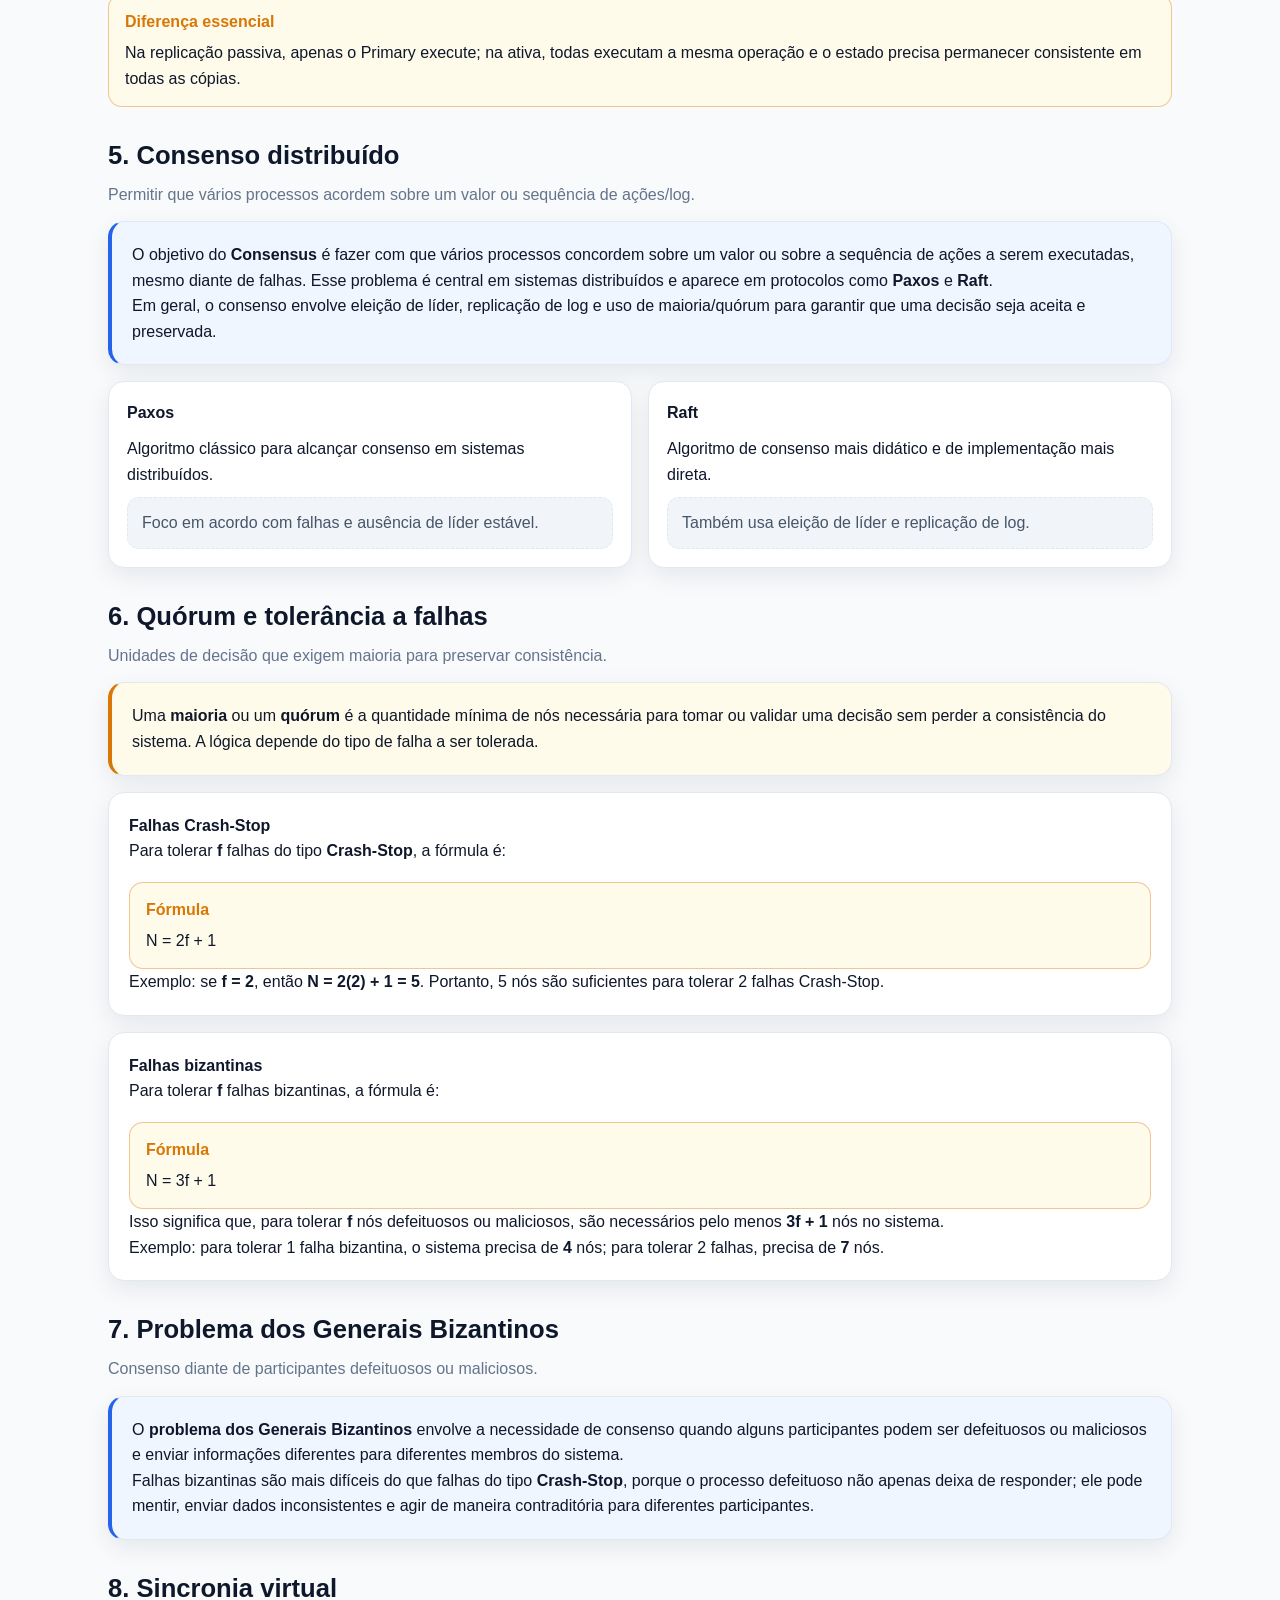
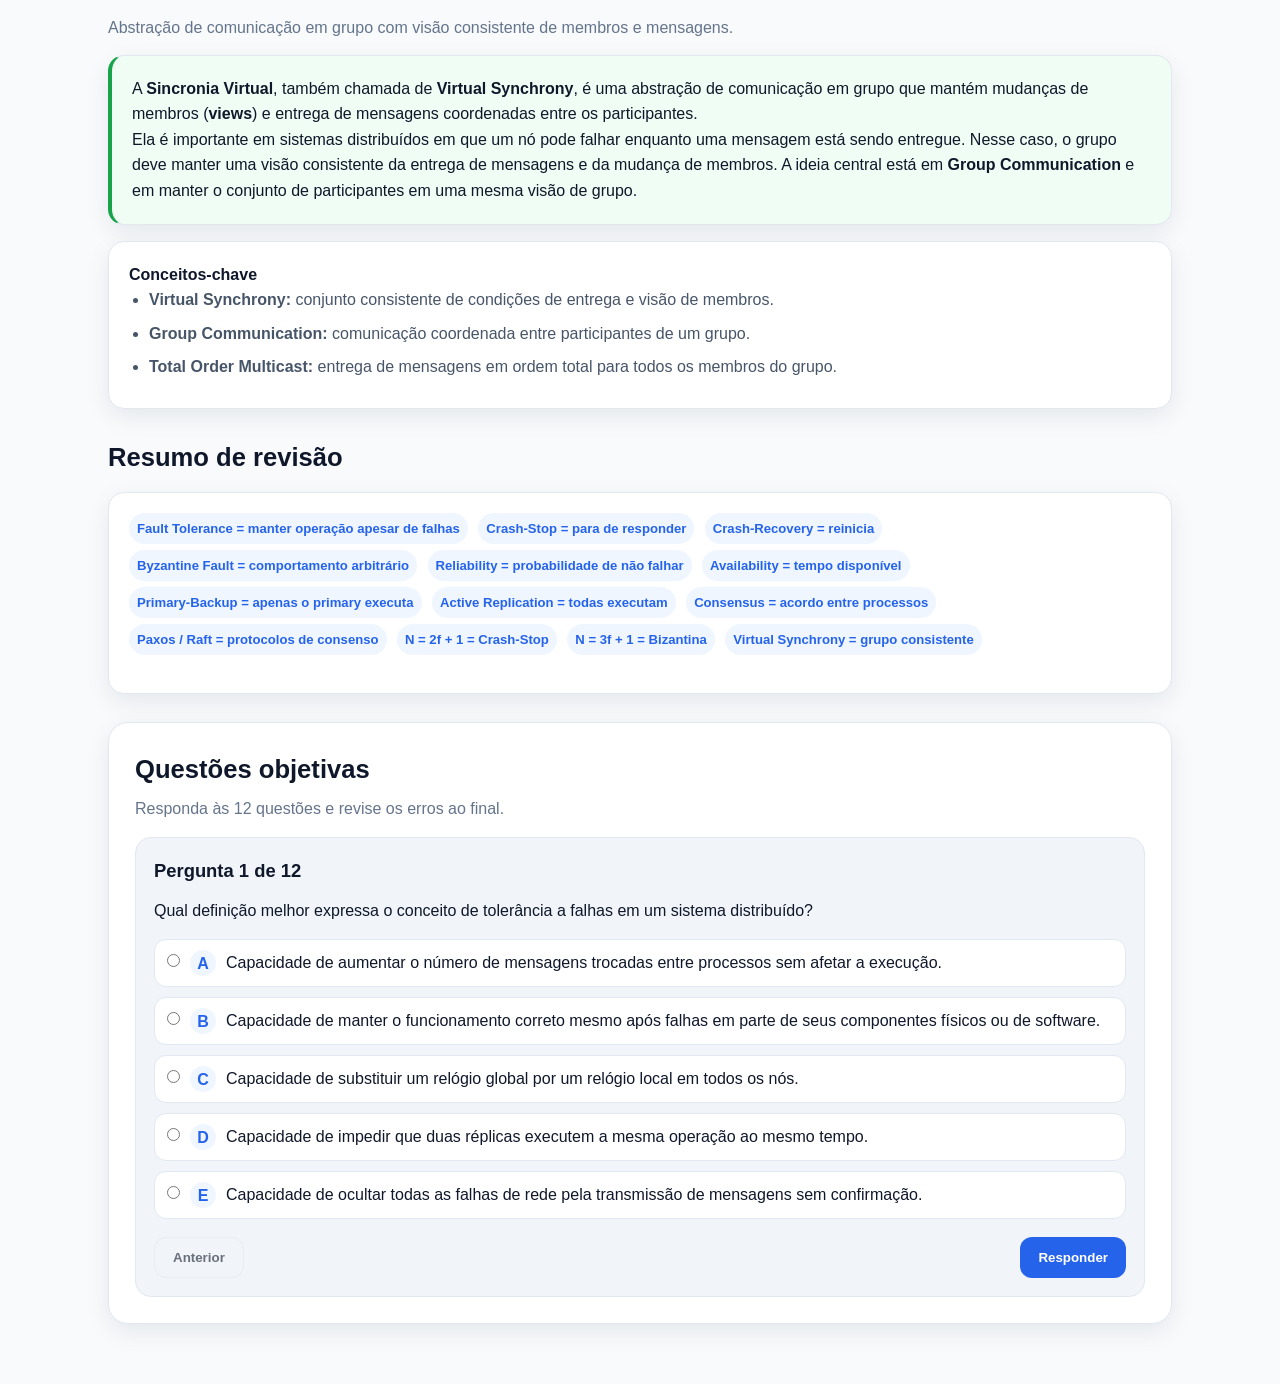
<file: modulo/modulo05.html>
<!DOCTYPE html>
<html lang="pt-BR" data-theme="light">
<head>
  <meta charset="UTF-8" />
  <meta name="viewport" content="width=device-width, initial-scale=1.0" />
  <title>Módulo 5 — Tolerância a Falhas, Replicação e Consenso Distribuído</title>
  <link rel="stylesheet" href="../css/style.css" />
  <style>
    :root {
      --bg-primary: #f8fafc;
      --bg-card: #ffffff;
      --bg-secondary: #f1f5f9;
      --text-primary: #0f172a;
      --text-secondary: #475569;
      --text-muted: #64748b;
      --primary-color: #2563eb;
      --primary-hover: #1d4ed8;
      --primary-light: #eff6ff;
      --success-color: #16a34a;
      --success-light: #f0fdf4;
      --warning-color: #d97706;
      --warning-light: #fffbeb;
      --danger-color: #dc2626;
      --danger-light: #fef2f2;
      --border-color: #e2e8f0;
      --radius-md: 16px;
      --radius-sm: 10px;
      --shadow-md: 0 8px 24px rgba(15, 23, 42, 0.08);
    }

    [data-theme="dark"] {
      --bg-primary: #0f172a;
      --bg-card: #111827;
      --bg-secondary: #1f2937;
      --text-primary: #f8fafc;
      --text-secondary: #cbd5e1;
      --text-muted: #94a3b8;
      --primary-color: #60a5fa;
      --primary-hover: #93c5fd;
      --primary-light: rgba(96, 165, 250, 0.12);
      --success-color: #4ade80;
      --success-light: rgba(74, 222, 128, 0.12);
      --warning-color: #fbbf24;
      --warning-light: rgba(251, 191, 36, 0.08);
      --danger-color: #f87171;
      --danger-light: rgba(248, 113, 113, 0.12);
      --border-color: #334155;
      --shadow-md: 0 8px 24px rgba(15, 23, 42, 0.45);
    }

    * { box-sizing: border-box; }
    body {
      margin: 0;
      font-family: Arial, Helvetica, sans-serif;
      background: var(--bg-primary);
      color: var(--text-primary);
      line-height: 1.6;
      transition: background 0.3s ease, color 0.3s ease;
    }
    a { color: inherit; }
    .module-wrap {
      max-width: 1100px;
      margin: 0 auto;
      padding: 24px 18px 60px;
    }
    .main-header {
      background: var(--bg-card);
      border-bottom: 1px solid var(--border-color);
      box-shadow: var(--shadow-md);
      position: sticky;
      top: 0;
      z-index: 20;
    }
    .header-inner {
      max-width: 1100px;
      margin: 0 auto;
      padding: 14px 18px;
      display: flex;
      justify-content: space-between;
      align-items: center;
      gap: 16px;
    }
    .brand {
      display: flex;
      align-items: center;
      gap: 12px;
      min-width: 0;
    }
    .back-link {
      display: inline-flex;
      align-items: center;
      text-decoration: none;
      color: var(--primary-color);
      font-weight: 700;
      background: var(--primary-light);
      border-radius: 999px;
      padding: 8px 12px;
      border: 1px solid transparent;
    }
    .brand-info { min-width: 0; }
    .brand-info h1 {
      margin: 0;
      font-size: clamp(1.2rem, 2vw, 1.8rem);
      line-height: 1.2;
    }
    .brand-info p {
      margin: 4px 0 0;
      color: var(--text-muted);
      font-size: 0.9rem;
    }
    .theme-toggle {
      width: 42px;
      height: 42px;
      border-radius: 50%;
      border: 1px solid var(--border-color);
      background: var(--bg-secondary);
      color: var(--text-primary);
      cursor: pointer;
      font-size: 1.2rem;
    }
    .hero {
      background: linear-gradient(135deg, var(--bg-card), var(--bg-secondary));
      border: 1px solid var(--border-color);
      border-radius: 20px;
      padding: 26px;
      margin-top: 22px;
      box-shadow: var(--shadow-md);
    }
    .eyebrow {
      display: inline-block;
      background: var(--primary-light);
      color: var(--primary-color);
      font-size: 0.8rem;
      font-weight: 700;
      border-radius: 999px;
      padding: 6px 10px;
      letter-spacing: 0.08em;
      text-transform: uppercase;
    }
    .hero h2 {
      margin: 14px 0 12px;
      font-size: clamp(1.8rem, 3vw, 2.6rem);
    }
    .hero p {
      color: var(--text-secondary);
      margin: 0;
      max-width: 820px;
    }
    .grid-two {
      display: grid;
      grid-template-columns: 1.1fr 0.9fr;
      gap: 18px;
      margin-top: 20px;
    }
    .card {
      background: var(--bg-card);
      border: 1px solid var(--border-color);
      border-radius: var(--radius-md);
      padding: 20px;
      box-shadow: var(--shadow-md);
    }
    .card h3 {
      margin: 0 0 14px;
      font-size: 1.2rem;
    }
    .objective-list, .simple-list, .bullet-list {
      margin: 0;
      padding-left: 20px;
      color: var(--text-secondary);
    }
    .objective-list li, .simple-list li, .bullet-list li {
      margin-bottom: 8px;
    }
    .mini-stat {
      display: grid;
      grid-template-columns: repeat(2, minmax(120px, 1fr));
      gap: 12px;
      margin-top: 10px;
    }
    .mini-stat .stat-box {
      background: var(--bg-secondary);
      border: 1px solid var(--border-color);
      border-radius: 12px;
      padding: 12px;
      text-align: center;
    }
    .stat-box strong {
      display: block;
      font-size: 1.1rem;
      color: var(--primary-color);
    }
    section {
      margin-top: 28px;
    }
    .section-head {
      margin-bottom: 14px;
    }
    .section-head h3 {
      margin: 0 0 6px;
      font-size: clamp(1.6rem, 2vw, 2rem);
    }
    .section-head p {
      margin: 0;
      color: var(--text-muted);
    }
    .highlight {
      border-left: 4px solid var(--primary-color);
      background: var(--primary-light);
    }
    .warning {
      border-left: 4px solid var(--warning-color);
      background: var(--warning-light);
    }
    .success-box {
      border-left: 4px solid var(--success-color);
      background: var(--success-light);
    }
    .compare-grid {
      display: grid;
      grid-template-columns: repeat(auto-fit, minmax(220px, 1fr));
      gap: 16px;
      margin-top: 16px;
    }
    .compare-card {
      background: var(--bg-card);
      border: 1px solid var(--border-color);
      border-radius: var(--radius-md);
      padding: 18px;
      box-shadow: var(--shadow-md);
    }
    .compare-card h4 {
      margin: 0 0 10px;
      color: var(--text-primary);
    }
    .mini-box {
      padding: 12px 14px;
      border-radius: 12px;
      background: var(--bg-secondary);
      border: 1px dashed var(--border-color);
      margin-top: 10px;
      color: var(--text-secondary);
    }
    .stack {
      display: flex;
      flex-wrap: wrap;
      gap: 10px;
      margin-top: 14px;
    }
    .stack-item {
      background: var(--bg-secondary);
      border: 1px solid var(--border-color);
      padding: 10px 14px;
      border-radius: 999px;
      font-weight: 700;
      text-align: center;
    }
    .callout {
      margin-top: 18px;
      padding: 14px 16px;
      border-radius: 14px;
      background: var(--warning-light);
      border: 1px solid rgba(217, 119, 6, 0.4);
    }
    .callout strong {
      color: var(--warning-color);
      display: block;
      margin-bottom: 6px;
    }
    .quiz-box {
      background: var(--bg-card);
      border: 1px solid var(--border-color);
      border-radius: 20px;
      padding: 26px;
      box-shadow: var(--shadow-md);
    }
    .question-card {
      background: var(--bg-secondary);
      border: 1px solid var(--border-color);
      border-radius: 16px;
      padding: 18px;
      margin-top: 16px;
    }
    .question-card h4 {
      margin: 0 0 12px;
      font-size: 1.15rem;
    }
    .options {
      display: grid;
      gap: 10px;
      margin-top: 12px;
    }
    .option-label {
      display: flex;
      align-items: flex-start;
      gap: 10px;
      padding: 10px 12px;
      border: 1px solid var(--border-color);
      border-radius: 12px;
      background: var(--bg-card);
      cursor: pointer;
      transition: border-color 0.2s ease, background 0.2s ease;
      color: var(--text-primary);
    }
    .option-label:hover {
      border-color: var(--primary-color);
      background: var(--primary-light);
    }
    .option-label input {
      margin-top: 4px;
      accent-color: var(--primary-color);
    }
    .option-letter {
      min-width: 26px;
      height: 26px;
      border-radius: 50%;
      background: var(--primary-light);
      color: var(--primary-color);
      display: inline-flex;
      align-items: center;
      justify-content: center;
      font-weight: 700;
    }
    .answer-result {
      margin-top: 16px;
      padding: 14px 16px;
      border-radius: 12px;
      display: none;
    }
    .answer-result.visible {
      display: block;
    }
    .answer-result.correct {
      background: var(--success-light);
      border: 1px solid rgba(22, 163, 74, 0.3);
      color: var(--text-primary);
    }
    .answer-result.incorrect {
      background: var(--danger-light);
      border: 1px solid rgba(220, 38, 38, 0.3);
      color: var(--text-primary);
    }
    .nav-buttons {
      display: flex;
      justify-content: space-between;
      gap: 12px;
      margin-top: 18px;
      flex-wrap: wrap;
    }
    .button {
      border: none;
      border-radius: 12px;
      padding: 12px 18px;
      font-weight: 700;
      cursor: pointer;
      transition: transform 0.2s ease, opacity 0.2s ease;
      color: white;
      background: var(--primary-color);
    }
    .button.secondary {
      background: var(--bg-secondary);
      color: var(--text-primary);
      border: 1px solid var(--border-color);
    }
    .button:hover {
      transform: translateY(-1px);
    }
    .button:disabled {
      opacity: 0.6;
      cursor: not-allowed;
      transform: none;
    }
    .score-panel {
      display: none;
      background: var(--bg-card);
      border: 1px solid var(--border-color);
      border-radius: 18px;
      padding: 22px;
      margin-top: 22px;
      box-shadow: var(--shadow-md);
    }
    .score-panel.visible {
      display: block;
    }
    .score-panel h3 { margin: 0 0 10px; }
    .review-errors {
      display: none;
      background: var(--bg-card);
      border: 1px solid var(--border-color);
      border-radius: 18px;
      padding: 22px;
      margin-top: 22px;
      box-shadow: var(--shadow-md);
    }
    .review-errors.visible {
      display: block;
    }
    .review-item {
      border: 1px solid var(--border-color);
      border-radius: 12px;
      padding: 14px 16px;
      background: var(--bg-secondary);
      margin-top: 14px;
    }
    .review-item p {
      margin: 8px 0;
      color: var(--text-secondary);
    }
    .keyword {
      display: inline-block;
      background: var(--primary-light);
      color: var(--primary-color);
      border-radius: 999px;
      padding: 5px 8px;
      font-size: 0.82rem;
      font-weight: 700;
      margin-right: 6px;
      margin-bottom: 6px;
    }
    @media (max-width: 768px) {
      .grid-two {
        grid-template-columns: 1fr;
      }
    }
    @media (max-width: 540px) {
      .header-inner {
        align-items: flex-start;
        flex-wrap: wrap;
      }
      .mini-stat {
        grid-template-columns: 1fr 1fr;
      }
      .quiz-box, .card, .hero {
        padding: 16px;
      }
    }
  </style>
</head>
<body>
  <header class="main-header">
    <div class="header-inner">
      <div class="brand">
        <a class="back-link" href="../index.html">← Voltar ao curso</a>
        <div class="brand-info">
          <h1>Módulo 5</h1>
          <p>Tolerância a Falhas, Replicação e Consenso Distribuído</p>
        </div>
      </div>
      <button class="theme-toggle" id="themeToggle" aria-label="Alternar modo escuro">🌙</button>
    </div>
  </header>

  <main class="module-wrap" data-module="5">
    <section class="hero">
      <span class="eyebrow">Sistemas Distribuídos</span>
      <h2>Tolerância a Falhas, Replicação e Consenso Distribuído</h2>
      <p>
        Este módulo apresenta os mecanismos fundamentais para manter um sistema distribuído em funcionamento mesmo diante de falhas em parte de seus componentes.
        A discussão aborda confiabilidade, disponibilidade, modelos de falha, replicação, consenso, quórum, falhas bizantinas e a forma como a comunicação em grupo e a ordenação total de mensagens ajudam a sustentar a consistência.
      </p>
    </section>

    <div class="grid-two">
      <section class="card">
        <h3>Objetivos de aprendizagem</h3>
        <ul class="objective-list">
          <li>Entender a definição de <strong>Fault Tolerance</strong> e sua importância em sistemas distribuídos.</li>
          <li>Diferenciar <strong>Reliability</strong> e <strong>Availability</strong>.</li>
          <li>Reconhecer modelos de falhas como <strong>Crash-Stop</strong>, <strong>Crash-Recovery</strong> e <strong>Byzantine Fault</strong>.</li>
          <li>Comparar <strong>Primary-Backup Replication</strong> e <strong>Active Replication</strong>.</li>
          <li>Entender o objetivo de <strong>Consensus</strong>, <strong>Paxos</strong> e <strong>Raft</strong>.</li>
          <li>Aplicar as regras de <strong>quórum</strong> para tolerar falhas.</li>
          <li>Compreender <strong>Virtual Synchrony</strong>, <strong>Group Communication</strong> e <strong>Total Order Multicast</strong>.</li>
        </ul>
      </section>

      <section class="card">
        <h3>Resumo rápido</h3>
        <div class="mini-stat">
          <div class="stat-box"><strong>Fault Tolerance</strong><span>continua funcionando</span></div>
          <div class="stat-box"><strong>Reliability</strong><span>sem falha contínua</span></div>
          <div class="stat-box"><strong>Availability</strong><span>tempo disponível</span></div>
          <div class="stat-box"><strong>Consensus</strong><span>acordo entre nós</span></div>
        </div>
      </section>
    </div>

    <section>
      <div class="section-head">
        <h3>1. Tolerância a falhas</h3>
        <p>Capacidade de manter o funcionamento correto mesmo com falhas parciais.</p>
      </div>
      <div class="card highlight">
        <p>
          A <strong>Fault Tolerance</strong> ou tolerância a falhas é a capacidade de um sistema distribuído manter seu funcionamento correto mesmo após a ocorrência de falhas em parte de seus componentes físicos ou de software.
        </p>
        <p>
          Em sistemas críticos, como sistemas de controle aéreo, a tolerância a falhas é essencial porque falhas em alguns nós não podem impedir a continuidade do serviço. Em muitas arquiteturas, réplicas e mecanismos de consenso mantêm a operação mesmo quando parte dos componentes falha.
        </p>
      </div>

      <div class="compare-grid">
        <div class="compare-card">
          <h4>Crash-Stop</h4>
          <p>O nó para de responder definitivamente e deixa de participar do sistema.</p>
          <div class="mini-box">Modelo simples de falha: o processo deixa de funcionar de forma permanente.</div>
        </div>
        <div class="compare-card">
          <h4>Crash-Recovery</h4>
          <p>O nó falha, mas pode reiniciar e tentar retomar a operação.</p>
          <div class="mini-box">A recuperação exige reinicialização de estado e reconciliação com o restante do sistema.</div>
        </div>
        <div class="compare-card">
          <h4>Byzantine Fault</h4>
          <p>O nó pode agir de maneira arbitrária, inconsistente ou maliciosa.</p>
          <div class="mini-box">Pode enviar informações falsas, contraditórias ou divergentes.</div>
        </div>
      </div>

      <div class="card" style="margin-top:16px;">
        <h4>Exemplo</h4>
        <p>
          Em um sistema de controle aéreo, um servidor pode falhar, mas outros servidores espelhados continuam processando os dados e mantendo a operação. Isso exemplifica como a redundância e a replicação permitem continuação do serviço mesmo em presença de falhas parciais.
        </p>
      </div>
    </section>

    <section>
      <div class="section-head">
        <h3>2. Reliability x Availability</h3>
        <p>Confiabilidade e disponibilidade medem aspectos diferentes do comportamento do sistema.</p>
      </div>

      <div class="compare-grid">
        <div class="compare-card">
          <h4>Availability</h4>
          <p>É a porcentagem de tempo em que o sistema está disponível e operando corretamente.</p>
          <div class="mini-box">Foca na continuidade de serviço.</div>
          <div class="mini-box">Exemplo: 99,9% de disponibilidade.</div>
        </div>
        <div class="compare-card">
          <h4>Reliability</h4>
          <p>É a probabilidade de o sistema funcionar sem falha contínua durante determinado intervalo de tempo.</p>
          <div class="mini-box">Foca na confiança de operação estável.</div>
          <div class="mini-box">Exemplo: probabilidade de funcionamento sem falha por 1.000 horas.</div>
        </div>
      </div>

      <div class="card" style="margin-top:16px;">
        <h4>Comparação didática</h4>
        <p>
          Um sistema pode ser muito disponível em um dado momento, mas ainda assim ter baixa confiabilidade em operações longas. Já um sistema pode ser altamente confiável, mas estar indisponível por longos períodos por causa de manutenção ou falha de infraestrutura. Ambos conceitos são importantes, mas medem dimensões diferentes do serviço.
        </p>
      </div>
    </section>

    <section>
      <div class="section-head">
        <h3>3. Replicação passiva</h3>
        <p>Modelo Primary-Backup: um nó coordena e os demais mantêm cópias.</p>
      </div>
      <div class="card warning">
        <p>
          A <strong>Primary-Backup Replication</strong> é o modelo de replicação passiva em que apenas o <strong>Primary</strong> executa as requisições do cliente. O Primary propaga as alterações de estado para os <strong>Backups</strong>, que mantêm cópias atualizadas.
        </p>
      </div>

      <div class="stack">
        <div class="stack-item">Cliente</div>
        <div class="stack-item">↓</div>
        <div class="stack-item">Primary</div>
        <div class="stack-item">↓</div>
        <div class="stack-item">Backups</div>
      </div>

      <div class="card" style="margin-top:16px;">
        <h4>Características</h4>
        <ul class="simple-list">
          <li>Apenas o Primary executa as requisições.</li>
          <li>O Primary propaga as alterações de estado.</li>
          <li>Os Backups mantêm cópias atualizadas.</li>
          <li>Há menor consumo de processamento nos backups.</li>
          <li>Se o Primary falhar, o sistema precisa detectar a falha e promover outro nó.</li>
          <li>Existe tempo de failover e recuperação.</li>
        </ul>
      </div>

      <div class="card" style="margin-top:16px;">
        <h4>Exemplo de banco de dados distribuído</h4>
        <p>
          Em um banco de dados distribuído, um servidor primário recebe as transações e atualiza o estado. Os backups recebem as alterações e preservam o mesmo estado. Se o Primary falhar, é necessário detectar o problema e eleger um novo nó como coordenador para continuar o serviço.
        </p>
      </div>
    </section>

    <section>
      <div class="section-head">
        <h3>4. Replicação ativa</h3>
        <p>Todas as réplicas executam a mesma requisição na mesma ordem.</p>
      </div>
      <div class="card success-box">
        <p>
          Na <strong>Active Replication</strong>, todas as réplicas recebem a requisição e executam a operação. Para manter consistência, é necessário garantir que a execução ocorra na mesma ordem em todas as réplicas.
        </p>
        <p>
          Isso normalmente exige ordenação total de mensagens e sincronização da sequência de execução. O custo computacional é maior, mas, em caso de falha de uma réplica, as demais já terão o estado atualizado.
        </p>
      </div>

      <div class="stack">
        <div class="stack-item">Cliente</div>
        <div class="stack-item">→</div>
        <div class="stack-item">Réplica 1</div>
        <div class="stack-item">→</div>
        <div class="stack-item">Réplica 2</div>
        <div class="stack-item">→</div>
        <div class="stack-item">Réplica 3</div>
      </div>

      <div class="callout">
        <strong>Diferença essencial</strong>
        Na replicação passiva, apenas o Primary execute; na ativa, todas executam a mesma operação e o estado precisa permanecer consistente em todas as cópias.
      </div>
    </section>

    <section>
      <div class="section-head">
        <h3>5. Consenso distribuído</h3>
        <p>Permitir que vários processos acordem sobre um valor ou sequência de ações/log.</p>
      </div>
      <div class="card highlight">
        <p>
          O objetivo do <strong>Consensus</strong> é fazer com que vários processos concordem sobre um valor ou sobre a sequência de ações a serem executadas, mesmo diante de falhas. Esse problema é central em sistemas distribuídos e aparece em protocolos como <strong>Paxos</strong> e <strong>Raft</strong>.
        </p>
        <p>
          Em geral, o consenso envolve eleição de líder, replicação de log e uso de maioria/quórum para garantir que uma decisão seja aceita e preservada.
        </p>
      </div>

      <div class="compare-grid">
        <div class="compare-card">
          <h4>Paxos</h4>
          <p>Algoritmo clássico para alcançar consenso em sistemas distribuídos.</p>
          <div class="mini-box">Foco em acordo com falhas e ausência de líder estável.</div>
        </div>
        <div class="compare-card">
          <h4>Raft</h4>
          <p>Algoritmo de consenso mais didático e de implementação mais direta.</p>
          <div class="mini-box">Também usa eleição de líder e replicação de log.</div>
        </div>
      </div>
    </section>

    <section>
      <div class="section-head">
        <h3>6. Quórum e tolerância a falhas</h3>
        <p>Unidades de decisão que exigem maioria para preservar consistência.</p>
      </div>
      <div class="card warning">
        <p>
          Uma <strong>maioria</strong> ou um <strong>quórum</strong> é a quantidade mínima de nós necessária para tomar ou validar uma decisão sem perder a consistência do sistema. A lógica depende do tipo de falha a ser tolerada.
        </p>
      </div>

      <div class="card" style="margin-top:16px;">
        <h4>Falhas Crash-Stop</h4>
        <p>Para tolerar <strong>f</strong> falhas do tipo <strong>Crash-Stop</strong>, a fórmula é:</p>
        <div class="callout">
          <strong>Fórmula</strong>
          N = 2f + 1
        </div>
        <p>Exemplo: se <strong>f = 2</strong>, então <strong>N = 2(2) + 1 = 5</strong>. Portanto, 5 nós são suficientes para tolerar 2 falhas Crash-Stop.</p>
      </div>

      <div class="card" style="margin-top:16px;">
        <h4>Falhas bizantinas</h4>
        <p>Para tolerar <strong>f</strong> falhas bizantinas, a fórmula é:</p>
        <div class="callout">
          <strong>Fórmula</strong>
          N = 3f + 1
        </div>
        <p>Isso significa que, para tolerar <strong>f</strong> nós defeituosos ou maliciosos, são necessários pelo menos <strong>3f + 1</strong> nós no sistema.</p>
        <p>Exemplo: para tolerar 1 falha bizantina, o sistema precisa de <strong>4</strong> nós; para tolerar 2 falhas, precisa de <strong>7</strong> nós.</p>
      </div>
    </section>

    <section>
      <div class="section-head">
        <h3>7. Problema dos Generais Bizantinos</h3>
        <p>Consenso diante de participantes defeituosos ou maliciosos.</p>
      </div>
      <div class="card highlight">
        <p>
          O <strong>problema dos Generais Bizantinos</strong> envolve a necessidade de consenso quando alguns participantes podem ser defeituosos ou maliciosos e enviar informações diferentes para diferentes membros do sistema.
        </p>
        <p>
          Falhas bizantinas são mais difíceis do que falhas do tipo <strong>Crash-Stop</strong>, porque o processo defeituoso não apenas deixa de responder; ele pode mentir, enviar dados inconsistentes e agir de maneira contraditória para diferentes participantes.
        </p>
      </div>
    </section>

    <section>
      <div class="section-head">
        <h3>8. Sincronia virtual</h3>
        <p>Abstração de comunicação em grupo com visão consistente de membros e mensagens.</p>
      </div>
      <div class="card success-box">
        <p>
          A <strong>Sincronia Virtual</strong>, também chamada de <strong>Virtual Synchrony</strong>, é uma abstração de comunicação em grupo que mantém mudanças de membros (<strong>views</strong>) e entrega de mensagens coordenadas entre os participantes.
        </p>
        <p>
          Ela é importante em sistemas distribuídos em que um nó pode falhar enquanto uma mensagem está sendo entregue. Nesse caso, o grupo deve manter uma visão consistente da entrega de mensagens e da mudança de membros. A ideia central está em <strong>Group Communication</strong> e em manter o conjunto de participantes em uma mesma visão de grupo.
        </p>
      </div>

      <div class="card" style="margin-top:16px;">
        <h4>Conceitos-chave</h4>
        <ul class="simple-list">
          <li><strong>Virtual Synchrony:</strong> conjunto consistente de condições de entrega e visão de membros.</li>
          <li><strong>Group Communication:</strong> comunicação coordenada entre participantes de um grupo.</li>
          <li><strong>Total Order Multicast:</strong> entrega de mensagens em ordem total para todos os membros do grupo.</li>
        </ul>
      </div>
    </section>

    <section>
      <div class="section-head">
        <h3>Resumo de revisão</h3>
      </div>
      <div class="card">
        <div style="margin-bottom:12px;">
          <span class="keyword">Fault Tolerance = manter operação apesar de falhas</span>
          <span class="keyword">Crash-Stop = para de responder</span>
          <span class="keyword">Crash-Recovery = reinicia</span>
          <span class="keyword">Byzantine Fault = comportamento arbitrário</span>
          <span class="keyword">Reliability = probabilidade de não falhar</span>
          <span class="keyword">Availability = tempo disponível</span>
          <span class="keyword">Primary-Backup = apenas o primary executa</span>
          <span class="keyword">Active Replication = todas executam</span>
          <span class="keyword">Consensus = acordo entre processos</span>
          <span class="keyword">Paxos / Raft = protocolos de consenso</span>
          <span class="keyword">N = 2f + 1 = Crash-Stop</span>
          <span class="keyword">N = 3f + 1 = Bizantina</span>
          <span class="keyword">Virtual Synchrony = grupo consistente</span>
        </div>
      </div>
    </section>

    <section class="quiz-box" id="quizSection">
      <div class="section-head">
        <h3>Questões objetivas</h3>
        <p>Responda às 12 questões e revise os erros ao final.</p>
      </div>

      <div id="quizContainer"></div>
      <div id="scorePanel" class="score-panel"></div>
      <div id="reviewErrors" class="review-errors"></div>
    </section>
  </main>

  <script>
    const quizQuestions = [
      {
        question: 'Qual definição melhor expressa o conceito de tolerância a falhas em um sistema distribuído?',
        options: [
          'Capacidade de aumentar o número de mensagens trocadas entre processos sem afetar a execução.',
          'Capacidade de manter o funcionamento correto mesmo após falhas em parte de seus componentes físicos ou de software.',
          'Capacidade de substituir um relógio global por um relógio local em todos os nós.',
          'Capacidade de impedir que duas réplicas executem a mesma operação ao mesmo tempo.',
          'Capacidade de ocultar todas as falhas de rede pela transmissão de mensagens sem confirmação.'
        ],
        answer: 1,
        explanation: 'A tolerância a falhas é a capacidade do sistema manter seu funcionamento correto mesmo quando parte de seus componentes falha.',
        concept: 'Fault Tolerance'
      },
      {
        question: 'Qual modelo de falha é caracterizado por um nó que para de responder definitivamente e deixa de participar do sistema?',
        options: [
          'Crash-Recovery',
          'Crash-Stop',
          'Byzantine Fault',
          'Virtual Synchrony',
          'Total Order Multicast'
        ],
        answer: 1,
        explanation: 'No Crash-Stop, o nó deixa de responder e passa a não participar mais do sistema de forma definitiva.',
        concept: 'Crash-Stop'
      },
      {
        question: 'Qual alternativa descreve corretamente a falha bizantina?',
        options: [
          'O nó falha e reinicia automaticamente sem perder o estado.',
          'O nó deixa de responder e não pode mais recuperar.',
          'O nó pode agir de maneira arbitrária, enviar informações falsas ou contraditórias e comprometer o consenso.',
          'O nó apenas atrasa mensagens sem enviar conteúdo incorreto.',
          'O nó bloqueia o sistema somente quando o quorum não é alcançado.'
        ],
        answer: 2,
        explanation: 'A falha bizantina é a mais grave, porque o nó pode se comportar de modo arbitrário, malicioso ou inconsistente.',
        concept: 'Byzantine Fault'
      },
      {
        question: 'Qual afirmação melhor diferencia Availability de Reliability?',
        options: [
          'Availability mede a probabilidade de o sistema funcionar sem falhas contínuas; Reliability mede o tempo em que o sistema está disponível.',
          'Availability mede o percentual de tempo em que o sistema está disponível; Reliability mede a probabilidade de o sistema funcionar sem falha contínua durante um intervalo.',
          'Availability e Reliability são sinônimos usados em sistemas distribuídos.',
          'Availability considera apenas falhas de rede; Reliability considera apenas falhas locais.',
          'Availability depende exclusivamente de quorum; Reliability depende apenas de Paxos.'
        ],
        answer: 1,
        explanation: 'Availability mede disponibilidade operacional, enquanto Reliability mede probabilidade de operação sem falha contínua ao longo de tempo.',
        concept: 'Reliability vs Availability'
      },
      {
        question: 'No modelo de replicação passiva (Primary-Backup), qual característica é correta?',
        options: [
          'Todos os nós executam a requisição e propagam o resultado ao cliente.',
          'Apenas o Primary executa a requisição e os Backups mantêm cópias atualizadas do estado.',
          'Os backups são responsáveis por ordenar mensagens para o Primary.',
          'O cliente somente envia a requisição para os backups e não para o primary.',
          'O State Machine é descartado a cada failover.'
        ],
        answer: 1,
        explanation: 'Na replicação passiva, o Primary executa a requisição e os Backups mantêm cópias do estado atualizadas por propagação das alterações.',
        concept: 'Primary-Backup Replication'
      },
      {
        question: 'Qual é a principal diferença entre replicação passiva e replicação ativa?',
        options: [
          'Na passiva, todos os nós executam a operação; na ativa, apenas o Primary executa.',
          'Na ativa, todas as réplicas recebem a requisição e executam a operação; na passiva, apenas o Primary executa a requisição.',
          'Na ativa, os backups não mantêm o estado; na passiva, todos precisam manter o mesmo log.',
          'Na passiva, é obrigatório usar Paxos; na ativa, não é necessário.',
          'Nenhuma diferença prática: ambos usam a mesma abordagem.'
        ],
        answer: 1,
        explanation: 'A diferença essencial é que na replicação ativa todas as réplicas executam a operação, enquanto na passiva apenas o Primary executa e propagação pelo estado é feita para backups.',
        concept: 'Active vs Passive Replication'
      },
      {
        question: 'Qual é o objetivo principal do consenso distribuído?',
        options: [
          'Permitir que um cliente gere o menor número possível de mensagens.',
          'Garantir que vários processos concordem sobre um valor ou sequência de ações mesmo diante de falhas.',
          'Reduzir o uso de memória para as réplicas em sistemas ativos.',
          'Eliminar a necessidade de ordem de mensagens em logs locais.',
          'Forçar todos os processos a executar o mesmo código sem comunicação.'
        ],
        answer: 1,
        explanation: 'O consenso distribui a decisão entre processos e garante que eles converjam para um valor ou sequência de ações mesmo com falhas.',
        concept: 'Consensus'
      },
      {
        question: 'Para tolerar f falhas do tipo Crash-Stop, qual fórmula de quórum é correta?',
        options: [
          'N = f + 1',
          'N = 2f + 1',
          'N = 3f + 1',
          'N = 2f',
          'N = f + 2'
        ],
        answer: 1,
        explanation: 'Para Crash-Stop, a regra é N = 2f + 1, sendo necessário um número mínimo de nós para tolerar f falhas.',
        concept: 'Quorum para Crash-Stop'
      },
      {
        question: 'Para tolerar f falhas bizantinas, quantos nós são necessários no mínimo?',
        options: [
          '2f + 1',
          '3f',
          '3f + 1',
          'f + 3',
          'f + 1'
        ],
        answer: 2,
        explanation: 'A regra para falhas bizantinas é N = 3f + 1, pois o sistema precisa lidar com participantes que podem agir de forma arbitrária.',
        concept: 'Quorum para falhas bizantinas'
      },
      {
        question: 'Por que o problema dos Generais Bizantinos é mais difícil de resolver do que falhas do tipo Crash-Stop?',
        options: [
          'Porque o problema elimina a necessidade de comunicação entre grupos.',
          'Porque o processo defeituoso não apenas para, mas pode mentir, enviar informações contraditórias e agir de forma arbitrária.',
          'Porque o problema exige que todos os processos usem a mesma frequência de CPU.',
          'Porque o problema permite que mensagens sejam esquecidas sem prejudicar a decisão.',
          'Porque ele considera apenas a latência da rede e não a lógica do consenso.'
        ],
        answer: 1,
        explanation: 'Falhas bizantinas são mais desafiadoras porque o processo defeituoso pode agir de maneira maliciosa e inconsistente, não apenas deixar de responder.',
        concept: 'Problema dos Generais Bizantinos'
      },
      {
        question: 'Qual é o papel principal da Sincronia Virtual (Virtual Synchrony) em uma comunicação em grupo?',
        options: [
          'Garantir que um novo nó sempre execute em modo stand-alone sem depende de outros.',
          'Manter uma visão consistente sobre mudanças de membros e entrega de mensagens em um grupo.',
          'Substituir a eleição de líder em protocolos de consenso.',
          'Proibir qualquer tipo de falha em membros do grupo.',
          'Remover a necessidade de quorum em qualquer decisão.'
        ],
        answer: 1,
        explanation: 'A Virtual Synchrony mantém visão consistente de membros e coordena a entrega de mensagens para que o grupo continue coerente mesmo diante de falhas.',
        concept: 'Virtual Synchrony / Group Communication'
      },
      {
        question: 'Qual característica é mais diretamente associada a Group Communication e Total Order Multicast?',
        options: [
          'A comunicação é feita em ordem aleatória para reduzir overhead.',
          'Todas as mensagens devem ser entregues na mesma ordem para todos os membros do grupo.',
          'O grupo ignora quorum e aceita qualquer decisão local.',
          'A comunicação em grupo exige apenas uma réplica passiva para funcionar.',
          'Total Order Multicast elimina qualquer necessidade de consenso.'
        ],
        answer: 1,
        explanation: 'Em Group Communication, a ordenação total das mensagens é importante para que todos os participantes processem a mesma sequência de eventos.',
        concept: 'Group Communication / Total Order Multicast'
      },
    ];

    const quizContainer = document.getElementById('quizContainer');
    const scorePanel = document.getElementById('scorePanel');
    const reviewErrors = document.getElementById('reviewErrors');

    const state = {
      currentIndex: 0,
      selected: Array(quizQuestions.length).fill(null),
      results: Array(quizQuestions.length).fill(null),
      showingFeedback: false
    };

    function getLetter(index) {
      return String.fromCharCode(65 + index);
    }

    function renderQuestion() {
      const question = quizQuestions[state.currentIndex];
      const questionNumber = state.currentIndex + 1;
      const selected = state.selected[state.currentIndex];
      const result = state.results[state.currentIndex];
      const correctLetter = getLetter(question.answer);

      const optionsHtml = question.options.map((option, index) => {
        const checked = selected === index ? 'checked' : '';
        return `
          <label class="option-label">
            <input type="radio" name="q${state.currentIndex}" value="${index}" ${checked} />
            <span class="option-letter">${getLetter(index)}</span>
            <span>${option}</span>
          </label>
        `;
      }).join('');

      const feedbackHtml = state.showingFeedback && result !== null
        ? `
          <div class="answer-result visible ${result ? 'correct' : 'incorrect'}">
            <strong>${result ? 'Correto!' : 'Incorreto.'}</strong>
            <p><strong>Resposta correta:</strong> ${correctLetter}</p>
            <p><strong>Explicação:</strong> ${question.explanation}</p>
            <p><strong>Conceito avaliado:</strong> ${question.concept}</p>
          </div>
        `
        : '';

      quizContainer.innerHTML = `
        <div class="question-card">
          <h4>Pergunta ${questionNumber} de ${quizQuestions.length}</h4>
          <p>${question.question}</p>
          <div class="options">${optionsHtml}</div>
          ${feedbackHtml}
          <div class="nav-buttons">
            <button class="button secondary" type="button" id="prevQuestion" ${state.currentIndex === 0 ? 'disabled' : ''}>Anterior</button>
            <button class="button" type="button" id="nextQuestion">${state.showingFeedback ? (state.currentIndex === quizQuestions.length - 1 ? 'Finalizar quiz' : 'Próxima pergunta') : 'Responder'}</button>
          </div>
        </div>
      `;

      const optionInputs = quizContainer.querySelectorAll('input[type="radio"]');
      optionInputs.forEach(input => {
        input.addEventListener('change', event => {
          state.selected[state.currentIndex] = Number(event.target.value);
        });
      });

      document.getElementById('prevQuestion').addEventListener('click', () => {
        if (state.currentIndex > 0) {
          state.currentIndex -= 1;
          state.showingFeedback = state.results[state.currentIndex] !== null;
          renderQuestion();
        }
      });

      document.getElementById('nextQuestion').addEventListener('click', () => {
        if (!state.showingFeedback) {
          const current = state.selected[state.currentIndex];
          if (current === null || current === undefined) {
            alert('Selecione uma alternativa antes de responder.');
            return;
          }

          const isCorrect = current === question.answer;
          state.results[state.currentIndex] = isCorrect;
          state.showingFeedback = true;
          renderQuestion();
          return;
        }

        if (state.currentIndex < quizQuestions.length - 1) {
          state.currentIndex += 1;
          state.showingFeedback = state.results[state.currentIndex] !== null;
          renderQuestion();
        } else {
          showResults();
        }
      });
    }

    function showResults() {
      const total = quizQuestions.length;
      const correct = state.results.filter(Boolean).length;
      const errors = total - correct;
      const percent = Math.round((correct / total) * 100);
      const performance = percent >= 80 ? 'Excelente!' : percent >= 70 ? 'Bom desempenho!' : percent >= 50 ? 'Você está no caminho certo.' : 'Revise os conceitos principais do módulo.';

      scorePanel.classList.add('visible');
      scorePanel.innerHTML = `
        <h3>Resultado do quiz</h3>
        <p>Você acertou <strong>${correct}</strong> de <strong>${total}</strong> questões — <strong>${percent}%</strong>.</p>
        <p>Erros: <strong>${errors}</strong></p>
        <p><strong>${performance}</strong></p>
        <div class="nav-buttons" style="margin-top:16px;">
          <button class="button secondary" type="button" id="restartQuiz">Refazer quiz</button>
        </div>
      `;

      const wrongQuestions = quizQuestions.filter((q, index) => state.results[index] === false);

      if (wrongQuestions.length > 0) {
        reviewErrors.classList.add('visible');
        reviewErrors.innerHTML = `
          <h3>Revisão dos erros</h3>
          ${wrongQuestions.map((q) => {
            const originalIndex = quizQuestions.indexOf(q);
            const selectedValue = state.selected[originalIndex];
            const selectedLetter = selectedValue === null ? '—' : getLetter(selectedValue);
            const correctLetter = getLetter(q.answer);
            return `
              <div class="review-item">
                <p><strong>Questão ${originalIndex + 1}</strong></p>
                <p><strong>Resposta selecionada:</strong> ${selectedLetter}</p>
                <p><strong>Resposta correta:</strong> ${correctLetter}</p>
                <p><strong>Explicação:</strong> ${q.explanation}</p>
              </div>
            `;
          }).join('')}
        `;
      } else {
        reviewErrors.classList.add('visible');
        reviewErrors.innerHTML = `
          <h3>Revisão dos erros</h3>
          <p>Parabéns! Você acertou todas as questões. Revise o resumo do módulo para reforçar os principais conceitos.</p>
        `;
      }

      quizContainer.innerHTML = '<p>Quiz concluído. Abaixo está sua pontuação e a revisão dos erros.</p>';

      document.getElementById('restartQuiz').addEventListener('click', () => {
        state.currentIndex = 0;
        state.selected = Array(quizQuestions.length).fill(null);
        state.results = Array(quizQuestions.length).fill(null);
        state.showingFeedback = false;
        scorePanel.classList.remove('visible');
        reviewErrors.classList.remove('visible');
        renderQuestion();
      });
    }

    renderQuestion();

    document.getElementById('themeToggle').addEventListener('click', () => {
      const root = document.documentElement;
      const currentTheme = root.getAttribute('data-theme');
      const newTheme = currentTheme === 'dark' ? 'light' : 'dark';
      root.setAttribute('data-theme', newTheme);
      localStorage.setItem('sd_theme_pref', newTheme);
      document.getElementById('themeToggle').textContent = newTheme === 'dark' ? '☀️' : '🌙';
    });

    const savedTheme = localStorage.getItem('sd_theme_pref') || 'light';
    document.documentElement.setAttribute('data-theme', savedTheme);
    document.getElementById('themeToggle').textContent = savedTheme === 'dark' ? '☀️' : '🌙';
  </script>
</body>
</html>
</file>
<file: css/style.css>
/* ==========================================================================
   1. VARIÁVEIS CSS E DESIGN SYSTEM (MODO CLARO E ESCURO)
   ========================================================================== */
:root {
    /* Cores de Fundo */
    --bg-primary: #f8fafc;
    --bg-card: #ffffff;
    --bg-header: #ffffff;
    --bg-secondary: #f1f5f9;
    
    /* Cores de Texto */
    --text-primary: #0f172a;
    --text-secondary: #475569;
    --text-muted: #64748b;
    
    /* Cores da Marca e Ações */
    --primary-color: #2563eb;
    --primary-hover: #1d4ed8;
    --primary-light: #eff6ff;
    
    /* Status e Feedback */
    --success-color: #16a34a;
    --success-light: #f0fdf4;
    --warning-color: #d97706;
    --warning-light: #fffbeb;
    --danger-color: #dc2626;
    --danger-light: #fef2f2;
    
    /* Bordas e Sombras */
    --border-color: #e2e8f0;
    --border-hover: #cbd5e1;
    --shadow-sm: 0 1px 2px 0 rgba(0, 0, 0, 0.05);
    --shadow-md: 0 4px 6px -1px rgba(0, 0, 0, 0.1), 0 2px 4px -1px rgba(0, 0, 0, 0.06);
    --shadow-lg: 0 10px 15px -3px rgba(0, 0, 0, 0.1), 0 4px 6px -2px rgba(0, 0, 0, 0.05);
    
    /* Transições e Raios de Borda */
    --radius-sm: 6px;
    --radius-md: 10px;
    --radius-lg: 16px;
    --transition-fast: 0.2s ease;
    --transition-normal: 0.3s ease;
}

[data-theme="dark"] {
    --bg-primary: #0f172a;
    --bg-card: #1e293b;
    --bg-header: #1e293b;
    --bg-secondary: #334155;
    
    --text-primary: #f8fafc;
    --text-secondary: #cbd5e1;
    --text-muted: #94a3b8;
    
    --primary-color: #3b82f6;
    --primary-hover: #60a5fa;
    --primary-light: #1e3a8a;
    
    --success-color: #22c55e;
    --success-light: #14532d;
    --warning-color: #f59e0b;
    --warning-light: #78350f;
    --danger-color: #ef4444;
    --danger-light: #7f1d1d;
    
    --border-color: #334155;
    --border-hover: #475569;
    --shadow-sm: 0 1px 2px 0 rgba(0, 0, 0, 0.3);
    --shadow-md: 0 4px 6px -1px rgba(0, 0, 0, 0.4);
    --shadow-lg: 0 10px 15px -3px rgba(0, 0, 0, 0.5);
}

/* ==========================================================================
   2. RESET E ESTILOS BASE
   ========================================================================== */
* {
    margin: 0;
    padding: 0;
    box-sizing: border-box;
}

body {
    font-family: system-ui, -apple-system, BlinkMacSystemFont, 'Segoe UI', Roboto, Oxygen, Ubuntu, Cantarell, sans-serif;
    background-color: var(--bg-primary);
    color: var(--text-primary);
    line-height: 1.6;
    transition: background-color var(--transition-normal), color var(--transition-normal);
    min-height: 100vh;
    display: flex;
    flex-direction: column;
}

/* Acessibilidade - Foco Visível */
:focus-visible {
    outline: 3px solid var(--primary-color);
    outline-offset: 2px;
}

/* ==========================================================================
   3. HEADER PRINCIPAL E BARRA DE NAVEGAÇÃO
   ========================================================================== */
.main-header {
    background-color: var(--bg-header);
    border-bottom: 1px solid var(--border-color);
    position: sticky;
    top: 0;
    z-index: 100;
    box-shadow: var(--shadow-sm);
}

.header-container {
    max-width: 1200px;
    margin: 0 auto;
    padding: 1rem 1.5rem;
    display: flex;
    justify-content: space-between;
    align-items: center;
}

.brand {
    display: flex;
    align-items: center;
    gap: 0.75rem;
}

.brand-icon {
    font-size: 1.8rem;
}

.brand-text h1 {
    font-size: 1.25rem;
    font-weight: 700;
    line-height: 1.2;
    color: var(--text-primary);
}

.brand-sub {
    font-size: 0.8rem;
    color: var(--text-muted);
}

.header-actions {
    display: flex;
    align-items: center;
    gap: 0.75rem;
}

/* Botões utilitários do header */
.btn-icon {
    background: var(--bg-secondary);
    border: 1px solid var(--border-color);
    color: var(--text-primary);
    width: 40px;
    height: 40px;
    border-radius: 50%;
    display: flex;
    align-items: center;
    justify-content: center;
    cursor: pointer;
    font-size: 1.1rem;
    transition: background-color var(--transition-fast);
}

.btn-icon:hover {
    background-color: var(--border-color);
}

.btn-outline-danger {
    background: transparent;
    border: 1px solid var(--danger-color);
    color: var(--danger-color);
    padding: 0.4rem 0.8rem;
    border-radius: var(--radius-sm);
    font-size: 0.85rem;
    font-weight: 600;
    cursor: pointer;
    transition: all var(--transition-fast);
}

.btn-outline-danger:hover {
    background-color: var(--danger-color);
    color: #ffffff;
}

/* ==========================================================================
   4. LAYOUT PRINCIPAL E HERO CARD
   ========================================================================== */
.main-container {
    max-width: 1200px;
    margin: 2rem auto;
    padding: 0 1.5rem;
    flex: 1;
}

.hero-card {
    background-color: var(--bg-card);
    border: 1px solid var(--border-color);
    border-radius: var(--radius-lg);
    padding: 2rem;
    box-shadow: var(--shadow-md);
    display: grid;
    grid-template-columns: 1fr 340px;
    gap: 2rem;
    align-items: center;
    margin-bottom: 2.5rem;
}

.hero-content h2 {
    font-size: 1.75rem;
    color: var(--text-primary);
    margin-bottom: 0.75rem;
}

.hero-content p {
    color: var(--text-secondary);
    font-size: 1rem;
    margin-bottom: 1.5rem;
}

.hero-instructions {
    display: flex;
    flex-direction: column;
    gap: 0.75rem;
}

.instruction-item {
    display: flex;
    align-items: center;
    gap: 0.75rem;
    font-size: 0.9rem;
    color: var(--text-secondary);
}

.step-num {
    background-color: var(--primary-light);
    color: var(--primary-color);
    font-weight: 700;
    width: 28px;
    height: 28px;
    border-radius: 50%;
    display: flex;
    align-items: center;
    justify-content: center;
    flex-shrink: 0;
}

/* Painel do Progresso Global */
.global-progress-card {
    background-color: var(--bg-secondary);
    border: 1px solid var(--border-color);
    border-radius: var(--radius-md);
    padding: 1.5rem;
    text-align: center;
}

.global-progress-card h3 {
    font-size: 1.1rem;
    margin-bottom: 1rem;
    color: var(--text-primary);
}

.progress-circle-container {
    margin: 0 auto 1rem auto;
}

.progress-text-display span {
    display: block;
    font-size: 2.5rem;
    font-weight: 800;
    color: var(--primary-color);
    line-height: 1;
}

.progress-text-display small {
    font-size: 0.85rem;
    color: var(--text-muted);
}

.progress-bar-wrapper {
    margin-bottom: 1.25rem;
}

.progress-bar-bg {
    background-color: var(--border-color);
    height: 10px;
    border-radius: 5px;
    overflow: hidden;
}

.progress-bar-fill {
    background-color: var(--primary-color);
    height: 100%;
    transition: width 0.5s ease-in-out;
}

.stats-summary {
    display: grid;
    grid-template-columns: 1fr 1fr;
    gap: 0.75rem;
    border-top: 1px solid var(--border-color);
    padding-top: 1rem;
}

.stat-box {
    display: flex;
    flex-direction: column;
}

.stat-number {
    font-weight: 700;
    font-size: 1.1rem;
    color: var(--text-primary);
}

.stat-label {
    font-size: 0.75rem;
    color: var(--text-muted);
}

/* ==========================================================================
   5. GRADE DE MÓDULOS E CARDS INDIVIDUAIS
   ========================================================================== */
.modules-section {
    margin-bottom: 3rem;
}

.section-title-group {
    margin-bottom: 1.5rem;
}

.section-title-group h2 {
    font-size: 1.5rem;
    color: var(--text-primary);
}

.section-title-group p {
    color: var(--text-muted);
    font-size: 0.95rem;
}

.modules-grid {
    display: grid;
    grid-template-columns: repeat(auto-fit, minmax(270px, 1fr));
    gap: 1.5rem;
}

.module-card {
    background-color: var(--bg-card);
    border: 1px solid var(--border-color);
    border-radius: var(--radius-md);
    padding: 1.5rem;
    display: flex;
    flex-direction: column;
    justify-content: space-between;
    transition: transform var(--transition-fast), box-shadow var(--transition-fast), border-color var(--transition-fast);
}

.module-card:hover {
    transform: translateY(-3px);
    box-shadow: var(--shadow-lg);
    border-color: var(--border-hover);
}

.module-card-header {
    display: flex;
    justify-content: space-between;
    align-items: flex-start;
    margin-bottom: 1rem;
}

.module-number {
    font-size: 0.8rem;
    font-weight: 700;
    text-transform: uppercase;
    color: var(--primary-color);
    background-color: var(--primary-light);
    padding: 0.25rem 0.6rem;
    border-radius: var(--radius-sm);
}

.module-status-badge {
    font-size: 0.75rem;
    font-weight: 600;
    padding: 0.25rem 0.6rem;
    border-radius: 12px;
}

.status-pendente {
    background-color: var(--bg-secondary);
    color: var(--text-muted);
}

.status-andamento {
    background-color: var(--warning-light);
    color: var(--warning-color);
}

.status-concluido {
    background-color: var(--success-light);
    color: var(--success-color);
}

.module-title {
    font-size: 1.15rem;
    color: var(--text-primary);
    margin-bottom: 0.5rem;
    line-height: 1.3;
}

.module-description {
    font-size: 0.88rem;
    color: var(--text-secondary);
    margin-bottom: 1.25rem;
    display: -webkit-box;
    -webkit-line-clamp: 3;
    line-clamp: 3;
    -webkit-box-orient: vertical;
    overflow: hidden;
}

.module-card-footer {
    border-top: 1px solid var(--border-color);
    padding-top: 1rem;
}

.module-progress-info {
    display: flex;
    justify-content: space-between;
    font-size: 0.8rem;
    color: var(--text-muted);
    margin-bottom: 0.4rem;
}

.btn-primary {
    display: inline-block;
    width: 100%;
    text-align: center;
    background-color: var(--primary-color);
    color: #ffffff;
    padding: 0.65rem 1rem;
    border-radius: var(--radius-sm);
    font-weight: 600;
    font-size: 0.9rem;
    text-decoration: none;
    border: none;
    cursor: pointer;
    transition: background-color var(--transition-fast);
}

.btn-primary:hover {
    background-color: var(--primary-hover);
}

.btn-primary.disabled {
    background-color: var(--border-color);
    color: var(--text-muted);
    cursor: not-allowed;
    pointer-events: none;
}

/* ==========================================================================
   6. SEÇÃO E CARD DO SIMULADO FINAL
   ========================================================================== */
.exam-card {
    background-color: var(--bg-card);
    border: 2px dashed var(--border-color);
    border-radius: var(--radius-lg);
    padding: 2rem;
    display: flex;
    justify-content: space-between;
    align-items: center;
    gap: 2rem;
    position: relative;
    transition: all var(--transition-normal);
}

.exam-card.unlocked {
    border-style: solid;
    border-color: var(--success-color);
    background-color: var(--success-light);
}

.exam-badge {
    position: absolute;
    top: -12px;
    left: 24px;
    background-color: var(--bg-secondary);
    color: var(--text-muted);
    border: 1px solid var(--border-color);
    padding: 0.2rem 0.8rem;
    border-radius: 12px;
    font-size: 0.8rem;
    font-weight: 700;
}

.exam-card.unlocked .exam-badge {
    background-color: var(--success-color);
    color: #ffffff;
    border-color: var(--success-color);
}

.exam-content h3 {
    font-size: 1.3rem;
    color: var(--text-primary);
    margin-bottom: 0.5rem;
}

.exam-content p {
    color: var(--text-secondary);
    font-size: 0.92rem;
    max-width: 750px;
}

.exam-action {
    min-width: 220px;
}

/* ==========================================================================
   7. RODAPÉ
   ========================================================================== */
.main-footer {
    background-color: var(--bg-header);
    border-top: 1px solid var(--border-color);
    padding: 1.5rem;
    text-align: center;
    color: var(--text-muted);
    font-size: 0.85rem;
    margin-top: auto;
}

/* ==========================================================================
   8. RESPONSIVIDADE E MEDIA QUERIES (390px, 768px, 1440px)
   ========================================================================== */

/* Tablets (até 768px) */
@media (max-width: 768px) {
    .hero-card {
        grid-template-columns: 1fr;
        padding: 1.5rem;
    }
    
    .exam-card {
        flex-direction: column;
        align-items: flex-start;
    }
    
    .exam-action {
        width: 100%;
    }
}

/* Celulares (390px e menores) */
@media (max-width: 390px) {
    .header-container {
        padding: 0.8rem 1rem;
    }
    
    .brand-text h1 {
        font-size: 1.05rem;
    }
    
    .brand-sub {
        display: none;
    }
    
    .main-container {
        padding: 0 1rem;
        margin: 1.2rem auto;
    }
    
    .hero-content h2 {
        font-size: 1.4rem;
    }
    
    .modules-grid {
        grid-template-columns: 1fr;
    }
}

/* ==========================================================================
   9. QUIZ, SIMULADO FINAL E FEEDBACK DISCURSIVO
   ========================================================================== */
.hidden {
    display: none !important;
}

.quiz-form {
    display: grid;
    gap: 1.5rem;
}

.quiz-list {
    display: grid;
    gap: 1.25rem;
}

.question-card {
    background-color: var(--bg-secondary);
    border: 1px solid var(--border-color);
    border-radius: var(--radius-md);
    padding: 1.25rem;
}

.question-card h3 {
    font-size: 1rem;
    margin-bottom: 0.75rem;
    color: var(--text-primary);
}

.question-card p {
    color: var(--text-primary);
    margin-bottom: 1rem;
    line-height: 1.6;
}

.options-list {
    display: grid;
    gap: 0.7rem;
}

.option-item {
    display: flex;
    align-items: flex-start;
    gap: 0.75rem;
    padding: 0.8rem 0.9rem;
    background-color: var(--bg-card);
    border: 1px solid var(--border-color);
    border-radius: var(--radius-sm);
    color: var(--text-primary);
    cursor: pointer;
}

.option-item input {
    margin-top: 0.2rem;
    accent-color: var(--primary-color);
}

.option-letter {
    min-width: 28px;
    height: 28px;
    display: inline-flex;
    align-items: center;
    justify-content: center;
    border-radius: 50%;
    background-color: var(--primary-light);
    color: var(--primary-color);
    font-weight: 700;
}

.quiz-submit-btn {
    width: 100%;
    max-width: 260px;
}

.quiz-result-box {
    margin-top: 1rem;
    display: grid;
    gap: 1rem;
}

.quiz-summary {
    padding: 1rem 1.1rem;
    border-radius: var(--radius-md);
    border: 1px solid transparent;
}

.quiz-summary.success {
    background-color: var(--success-light);
    border-color: rgba(34, 197, 94, 0.3);
    color: var(--text-primary);
}

.quiz-summary.warning {
    background-color: var(--warning-light);
    border-color: rgba(245, 158, 11, 0.3);
    color: var(--text-primary);
}

.result-item {
    padding: 1rem;
    border: 1px solid var(--border-color);
    border-radius: var(--radius-sm);
    background-color: var(--bg-card);
}

.result-item.correct {
    border-left: 4px solid var(--success-color);
}

.result-item.incorrect {
    border-left: 4px solid var(--danger-color);
}

.result-item p {
    margin: 0.35rem 0;
    color: var(--text-primary);
}

.discursive-quiz-block {
    display: grid;
    gap: 1.25rem;
    margin-top: 2rem;
}

.discursive-card {
    background-color: var(--bg-card);
    border: 1px solid var(--border-color);
    border-radius: var(--radius-md);
    padding: 1.25rem;
}

.discursive-card h3 {
    margin-bottom: 0.7rem;
    color: var(--text-primary);
}

.discursive-card p {
    color: var(--text-secondary);
    margin-bottom: 0.8rem;
}

.discursive-card textarea {
    width: 100%;
    min-height: 180px;
    max-height: 420px;
    padding: 1rem;
    border-radius: var(--radius-md);
    border: 1px solid var(--border-color);
    background-color: var(--bg-primary);
    color: var(--text-primary);
    font: inherit;
    font-size: 16px;
    resize: vertical;
    line-height: 1.6;
    transition: border-color var(--transition-fast), box-shadow var(--transition-fast);
}

.discursive-card textarea:focus {
    border-color: var(--primary-color);
    box-shadow: 0 0 0 3px rgba(37, 99, 235, 0.12);
}

.discursive-feedback {
    margin-top: 1rem;
}

.alert {
    padding: 1rem;
    border-radius: var(--radius-md);
    border: 1px solid transparent;
}

.alert.success {
    background-color: var(--success-light);
    border-color: rgba(34, 197, 94, 0.35);
    color: var(--text-primary);
}

.alert.warning {
    background-color: var(--warning-light);
    border-color: rgba(245, 158, 11, 0.35);
    color: var(--text-primary);
}

.alert.error {
    background-color: var(--danger-light);
    border-color: rgba(220, 38, 38, 0.3);
    color: var(--text-primary);
}

.empty-state {
    color: var(--text-muted);
    font-style: italic;
}

.exam-page-container {
    padding-top: 1rem;
}

.exam-shell {
    background-color: var(--bg-card);
    border: 1px solid var(--border-color);
    border-radius: var(--radius-lg);
    box-shadow: var(--shadow-md);
    padding: 2rem;
}

.exam-head {
    margin-bottom: 2rem;
}

.exam-head h2 {
    margin-bottom: 0.75rem;
    color: var(--text-primary);
}

.exam-head p {
    color: var(--text-secondary);
}

.exam-badge-final {
    position: static;
    display: inline-flex;
    margin-bottom: 1rem;
    background-color: var(--primary-light);
    color: var(--primary-color);
    border-color: transparent;
}

.exam-guard-card {
    background-color: var(--bg-card);
    border: 1px solid var(--border-color);
    border-radius: var(--radius-lg);
    padding: 2rem;
    box-shadow: var(--shadow-md);
    text-align: left;
}

.exam-guard-card h2 {
    margin-bottom: 1rem;
    color: var(--text-primary);
}

.exam-guard-card p {
    margin-bottom: 1rem;
    color: var(--text-secondary);
}

@media (max-width: 768px) {
    .exam-shell,
    .exam-guard-card {
        padding: 1.25rem;
    }

    .quiz-submit-btn {
        max-width: none;
    }
}

@media (max-width: 390px) {
    .question-card,
    .discursive-card {
        padding: 1rem;
    }

    .option-item {
        padding: 0.7rem 0.8rem;
    }

    .discursive-card textarea {
        min-height: 150px;
        font-size: 16px;
    }
}
</file>
<file: css/componentes.css>
/* ==========================================================================
   ESTILOS DOS COMPONENTES DAS LIÇÕES E LEITURA
   ========================================================================== */

/* Layout do Módulo com Sidebar */
.module-layout {
    display: grid;
    grid-template-columns: 260px 1fr;
    gap: 2rem;
    align-items: start;
}

.sticky-progress-container {
    position: sticky;
    top: 61px;
    z-index: 90;
    background-color: var(--bg-card);
    border-bottom: 1px solid var(--border-color);
}

.progress-info-bar {
    max-width: 1200px;
    margin: 0 auto;
    padding: 0.4rem 1.5rem;
    display: flex;
    justify-content: space-between;
    font-size: 0.82rem;
    color: var(--text-muted);
}

/* Sidebar e Índice */
.sidebar-card {
    background-color: var(--bg-card);
    border: 1px solid var(--border-color);
    border-radius: var(--radius-md);
    padding: 1.25rem;
    position: sticky;
    top: 110px;
}

.sidebar-card h3 {
    font-size: 1rem;
    margin-bottom: 1rem;
    color: var(--text-primary);
}

.toc-nav {
    display: flex;
    flex-direction: column;
    gap: 0.5rem;
}

.toc-link {
    color: var(--text-secondary);
    text-decoration: none;
    font-size: 0.88rem;
    padding: 0.4rem 0.6rem;
    border-radius: var(--radius-sm);
    transition: all var(--transition-fast);
}

.toc-link:hover, .toc-link.active {
    background-color: var(--primary-light);
    color: var(--primary-color);
    font-weight: 600;
}

/* Artigo e Conteúdo */
.module-content {
    background-color: var(--bg-card);
    border: 1px solid var(--border-color);
    border-radius: var(--radius-lg);
    padding: 2.5rem;
    box-shadow: var(--shadow-sm);
}

.content-section {
    margin-bottom: 3rem;
    scroll-margin-top: 120px;
}

.content-section h2 {
    font-size: 1.6rem;
    color: var(--text-primary);
    border-bottom: 2px solid var(--primary-light);
    padding-bottom: 0.5rem;
    margin-bottom: 1.25rem;
}

.content-section h3 {
    font-size: 1.2rem;
    color: var(--text-primary);
    margin: 1.5rem 0 0.75rem 0;
}

.content-section p, .content-section li {
    color: var(--text-secondary);
    font-size: 1rem;
    margin-bottom: 1rem;
    line-height: 1.7;
}

.content-section ul, .content-section ol {
    margin-left: 1.5rem;
    margin-bottom: 1.5rem;
}

/* Highlight Boxes */
.highlight-box {
    padding: 1.25rem;
    border-radius: var(--radius-md);
    margin: 1.5rem 0;
    border-left: 4px solid var(--primary-color);
    background-color: var(--primary-light);
}

.highlight-box.danger {
    border-left-color: var(--danger-color);
    background-color: var(--danger-light);
}

.highlight-box.info {
    border-left-color: var(--primary-color);
    background-color: var(--primary-light);
}

.highlight-box h4 {
    margin-bottom: 0.4rem;
    color: var(--text-primary);
}

/* Tabelas Customizadas */
.table-responsive {
    overflow-x: auto;
    margin: 1.5rem 0;
}

.custom-table {
    width: 100%;
    border-collapse: collapse;
    text-align: left;
    font-size: 0.92rem;
}

.custom-table th, .custom-table td {
    padding: 0.85rem 1rem;
    border: 1px solid var(--border-color);
}

.custom-table th {
    background-color: var(--bg-secondary);
    color: var(--text-primary);
}

/* Diagramas SVG Inline */
.diagram-container {
    background-color: var(--bg-secondary);
    border: 1px solid var(--border-color);
    border-radius: var(--radius-md);
    padding: 1.5rem;
    margin: 1.5rem 0;
    text-align: center;
}

.diagram-container h4 {
    font-size: 0.95rem;
    color: var(--text-muted);
    margin-bottom: 1rem;
}

.svg-diagram {
    max-width: 100%;
    height: auto;
}

.svg-node {
    fill: var(--bg-card);
    stroke: var(--primary-color);
    stroke-width: 2;
}

.svg-node.active {
    fill: var(--primary-color);
}

.svg-node.active + .svg-text {
    fill: #ffffff;
}

.svg-text {
    fill: var(--text-primary);
    font-size: 13px;
    font-weight: 600;
    text-anchor: middle;
}

.svg-subtext {
    fill: var(--text-muted);
    font-size: 10px;
    text-anchor: middle;
}

.svg-arrow {
    stroke: var(--primary-color);
    stroke-width: 2;
    fill: none;
}

/* Pilares ACID e DFS */
.acid-grid, .pillars-grid {
    display: grid;
    grid-template-columns: repeat(auto-fit, minmax(220px, 1fr));
    gap: 1.25rem;
    margin: 1.5rem 0;
}

.acid-card, .pillar-card {
    background-color: var(--bg-secondary);
    border: 1px solid var(--border-color);
    border-radius: var(--radius-md);
    padding: 1.25rem;
}

.pillar-card {
    position: relative;
    padding-top: 2rem;
}

.pillar-num {
    position: absolute;
    top: 10px;
    left: 12px;
    font-weight: 800;
    font-size: 0.8rem;
    color: var(--primary-color);
    background-color: var(--primary-light);
    padding: 0.1rem 0.5rem;
    border-radius: 50%;
}

/* Botão de Retorno */
.btn-back {
    color: var(--primary-color);
    text-decoration: none;
    font-size: 0.9rem;
    font-weight: 600;
}

/* Responsividade Mobile */
@media (max-width: 768px) {
    .module-layout {
        grid-template-columns: 1fr;
    }
    .module-sidebar {
        display: none; /* Em telas menores, esconde a barra lateral para priorizar a leitura */
    }
    .module-content {
        padding: 1.5rem;
    }
}
</file>
